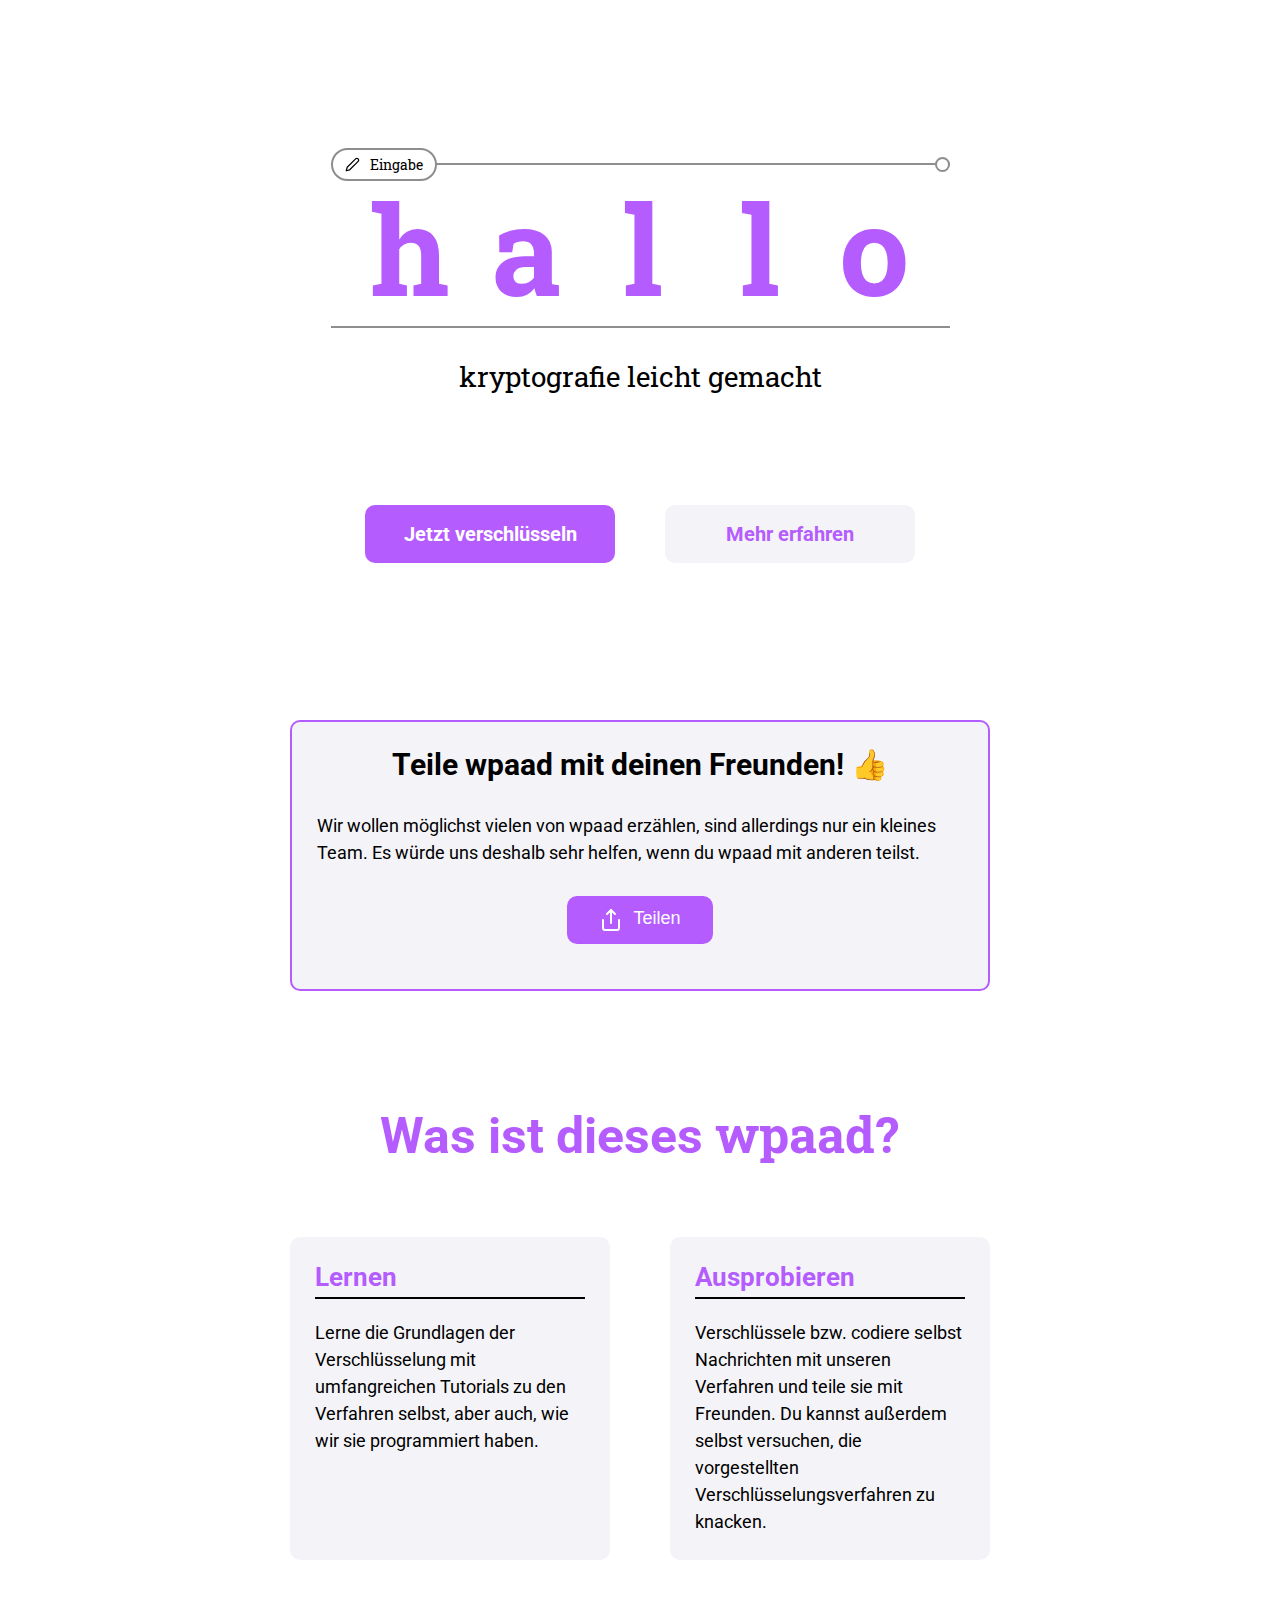
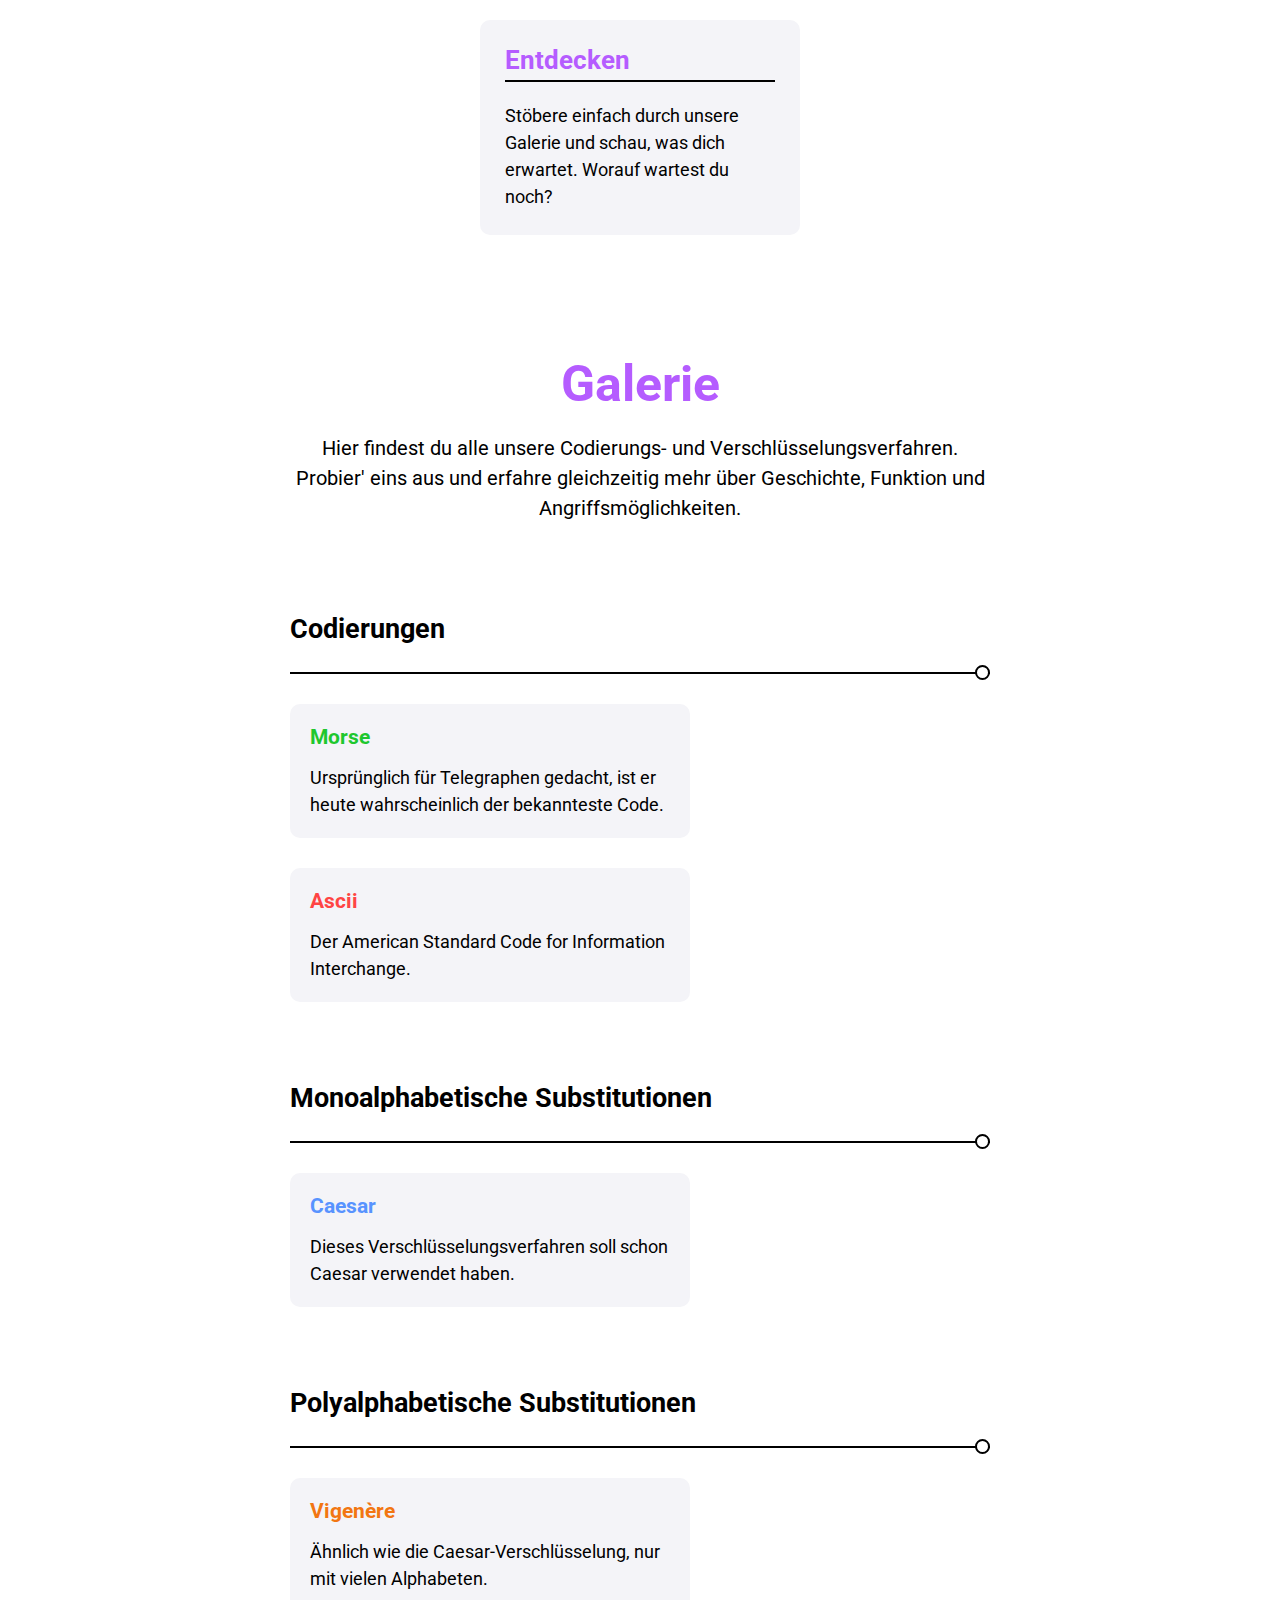
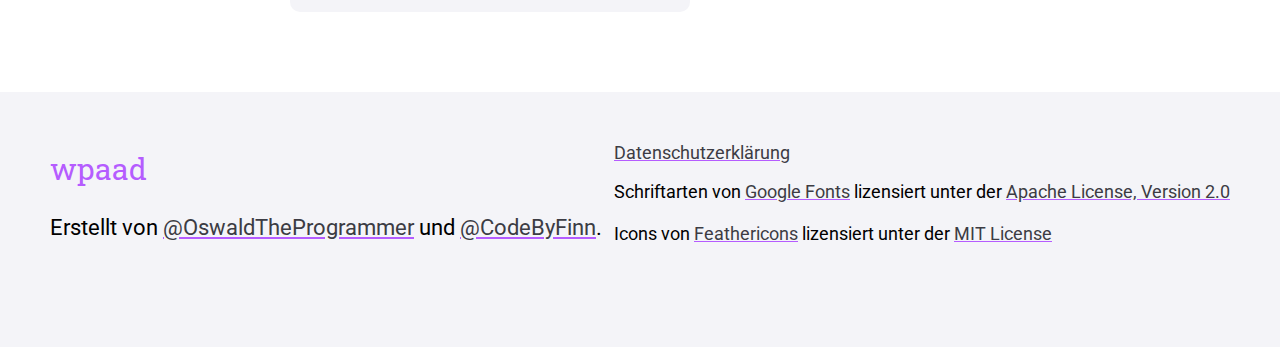
<file: index.html>
<!DOCTYPE html>
<html lang="de">

<head>
  <meta charset="utf-8" />
  <meta name="viewport" content="width=device-width, initial-scale=1, user-scalable=no" />
  
  <meta name="google-site-verification" content="05lcYJV2sDZGn4aK_-riB6SKOHpSo9HPjnTD4lYezkc" />

  <title>wpaad</title>
  <link rel="stylesheet" href="landing.css" />
  <link rel="preconnect" href="https://fonts.googleapis.com">
  <link rel="preconnect" href="https://fonts.gstatic.com" crossorigin>
  <link href="https://fonts.googleapis.com/css2?family=Roboto+Mono:ital@0;1&family=Roboto+Slab:wght@400;700&family=Roboto:ital,wght@0,300;0,400;0,500;0,700;1,300;1,400;1,500;1,700&display=swap" rel="stylesheet">

  <script src="share-wpaad.js" defer></script>
</head>

<body>
  <section class="hero">
    <div class="heading">
      <div class="animation-wrapper">
        <div class="top">
          <div class="left">
            <img src="icons/edit-2.svg" />
            Eingabe
          </div>
          <div class="right"></div>
        </div>
        <div class="wpaad-animation">
          <div class="first-letter">
            <span>h</span>
            <span>i</span>
            <span>j</span>
            <span>k</span>
            <span>l</span>
            <span>m</span>
            <span>n</span>
            <span>o</span>
            <span>p</span>
            <span>q</span>
            <span>r</span>
            <span>s</span>
            <span>t</span>
            <span>u</span>
            <span>v</span>
            <span>w</span>
          </div>
          <div class="second-letter">
            <span>a</span>
            <span>b</span>
            <span>c</span>
            <span>d</span>
            <span>e</span>
            <span>f</span>
            <span>g</span>
            <span>h</span>
            <span>i</span>
            <span>j</span>
            <span>k</span>
            <span>l</span>
            <span>m</span>
            <span>n</span>
            <span>o</span>
            <span>p</span>
          </div>
          <div class="third-letter">
            <span>l</span>
            <span>m</span>
            <span>n</span>
            <span>o</span>
            <span>p</span>
            <span>q</span>
            <span>r</span>
            <span>s</span>
            <span>t</span>
            <span>u</span>
            <span>v</span>
            <span>w</span>
            <span>x</span>
            <span>y</span>
            <span>z</span>
            <span>a</span>
          </div>
          <div class="fourth-letter">
            <span>l</span>
            <span>m</span>
            <span>n</span>
            <span>o</span>
            <span>p</span>
            <span>q</span>
            <span>r</span>
            <span>s</span>
            <span>t</span>
            <span>u</span>
            <span>v</span>
            <span>w</span>
            <span>x</span>
            <span>y</span>
            <span>z</span>
            <span>a</span>
          </div>
          <div class="fifth-letter">
            <span>o</span>
            <span>p</span>
            <span>q</span>
            <span>r</span>
            <span>s</span>
            <span>t</span>
            <span>u</span>
            <span>v</span>
            <span>w</span>
            <span>x</span>
            <span>y</span>
            <span>z</span>
            <span>a</span>
            <span>b</span>
            <span>c</span>
            <span>d</span>
          </div>
        </div>
      </div>
      <span class="subtitle">kryptografie leicht gemacht</span>
    </div>

    <div class="links">
      <a href="#gallery">Jetzt verschlüsseln</a>
      <a href="#about">Mehr erfahren</a>
    </div>
  </section>

  <section class="share-badge">
    <h4>Teile wpaad mit deinen Freunden! 👍</h4>
    <p>
      Wir wollen möglichst vielen von wpaad erzählen, sind allerdings nur ein kleines Team. 
      Es würde uns deshalb sehr helfen, wenn du wpaad mit anderen teilst.
    </p>
    <button class="share-button" onclick="share(this)"><img src="icons/share.svg" /> Teilen</button>
  </section>

  <section class="about">
    <h1 id="about">Was ist dieses <em>wpaad</em>?</h1>
    <div class="cards">
      <div class="card">
        <h3>Lernen</h3>
        <p>
          Lerne die Grundlagen der Verschlüsselung mit umfangreichen Tutorials zu den Verfahren selbst,
          aber auch, wie wir sie programmiert haben.
        </p>
      </div>
      <div class="card">
        <h3>Ausprobieren</h3>
        <p>
          Verschlüssele bzw. codiere selbst Nachrichten mit unseren Verfahren und teile sie mit Freunden.
          Du kannst außerdem selbst versuchen, die vorgestellten Verschlüsselungsverfahren zu knacken.
        </p>
      </div>
      <div class="card">
        <h3>Entdecken</h3>
        <p>
          Stöbere einfach durch unsere Galerie und schau, was dich erwartet. Worauf wartest du noch?
        </p>
      </div>
    </div>
  </section>

  <section>
    <h1 id="gallery">Galerie</h1>
    <p class="subtitle">
      Hier findest du alle unsere Codierungs- und Verschlüsselungsverfahren. Probier' eins aus und erfahre gleichzeitig mehr
      über Geschichte, Funktion und Angriffsmöglichkeiten.
    </p>

    <article>
      <h2>Codierungen</h2>

      <div class="category-wrapper">
        <div class="top">
          <div class="right"></div>
        </div>

        <ul>
          <li>
            <a href="explore/morse/morse.html">
              <h3 id="morse">Morse</h3>
              <p>
                Ursprünglich für Telegraphen gedacht, ist er heute wahrscheinlich der bekannteste Code.
              </p>
            </a>
          </li>
          <li>
            <a href="explore/ascii/ascii.html">
              <h3 id="ascii">Ascii</h3>
              <p>
                Der American Standard Code for Information Interchange.
              </p>
            </a>
          </li>
        </ul>
      </div>
    </article>

    <article>
      <h2>Monoalphabetische Substitutionen</h2>

      <div class="category-wrapper">
        <div class="top">
          <div class="right"></div>
        </div>

        <ul>
          <li>
            <a href="explore/caesar/caesar.html">
              <h3 id="caesar">Caesar</h3>
              <p>
                Dieses Verschlüsselungsverfahren soll schon Caesar verwendet haben.
              </p>
            </a>
          </li>
        </ul>
      </div>
    </article>

    <article>
      <h2>Polyalphabetische Substitutionen</h2>

      <div class="category-wrapper">
        <div class="top">
          <div class="right"></div>
        </div>

        <ul>
          <li>
            <a href="explore/vigenere/vigenere.html">
              <h3 id="vigenere">Vigenère</h3>
              <p>
                Ähnlich wie die Caesar-Verschlüsselung, nur mit vielen Alphabeten.
              </p>
            </a>
          </li>
        </ul>
      </div>
    </article>
  </section>

  <footer>
    <div class="first-column">
      <p class="wpaad-footer">
        wpaad
      </p>
      <p class="authors">
        Erstellt von <a href="https://www.github.com/oswaldtheprogrammer">@OswaldTheProgrammer</a> und <a href="https://www.github.com/codebyfinn">@CodeByFinn</a>.
      </p>
    </div>

    <div class="licenses-and-policy">
      <a class="policy" href="privacy-policy.html">Datenschutzerklärung</a>
      <p>Schriftarten von <a href="https://fonts.google.com">Google Fonts</a> lizensiert unter der <a href="http://www.apache.org/licenses/LICENSE-2.0">Apache License, Version 2.0</a></p>
      <p>Icons von <a href="https://feathericons.com/">Feathericons</a> lizensiert unter der <a href="https://github.com/feathericons/feather/blob/master/LICENSE">MIT License</a></p>
    </div>
  </footer>

</body>

</html>
</file>
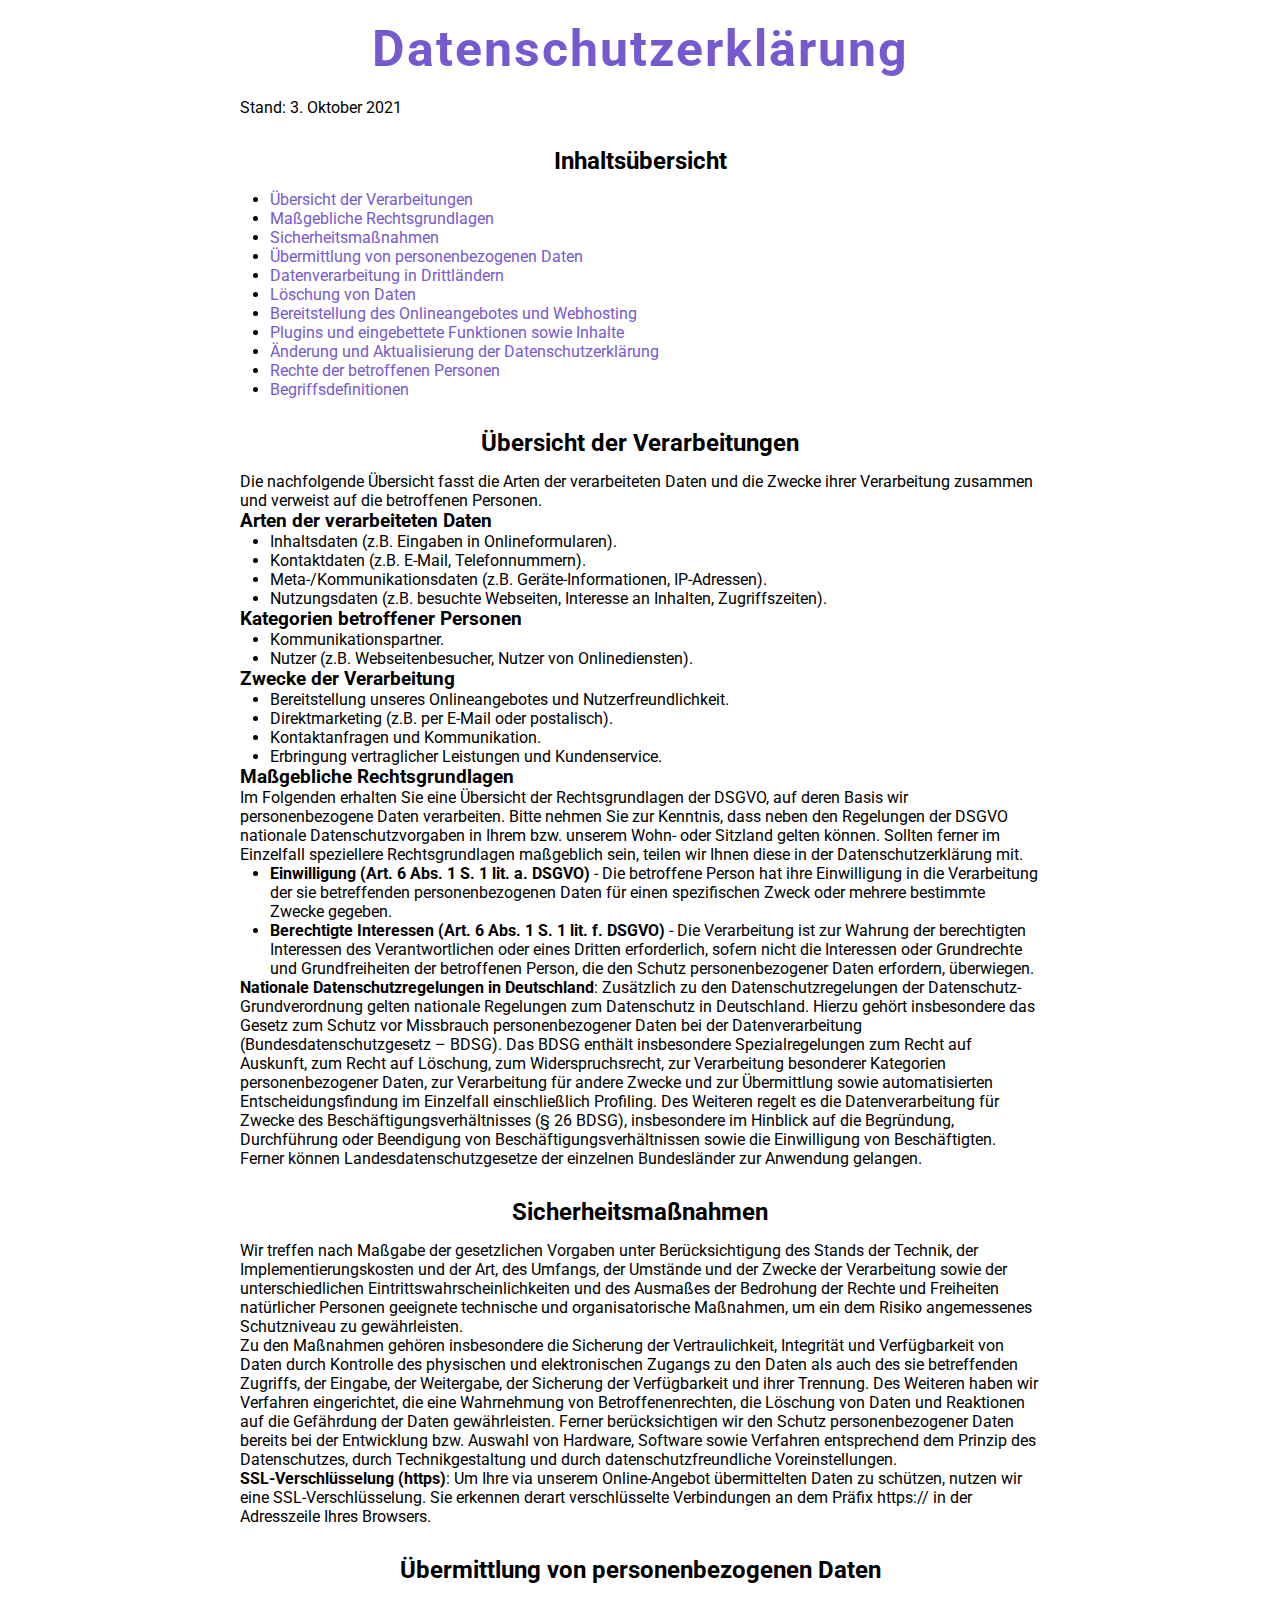
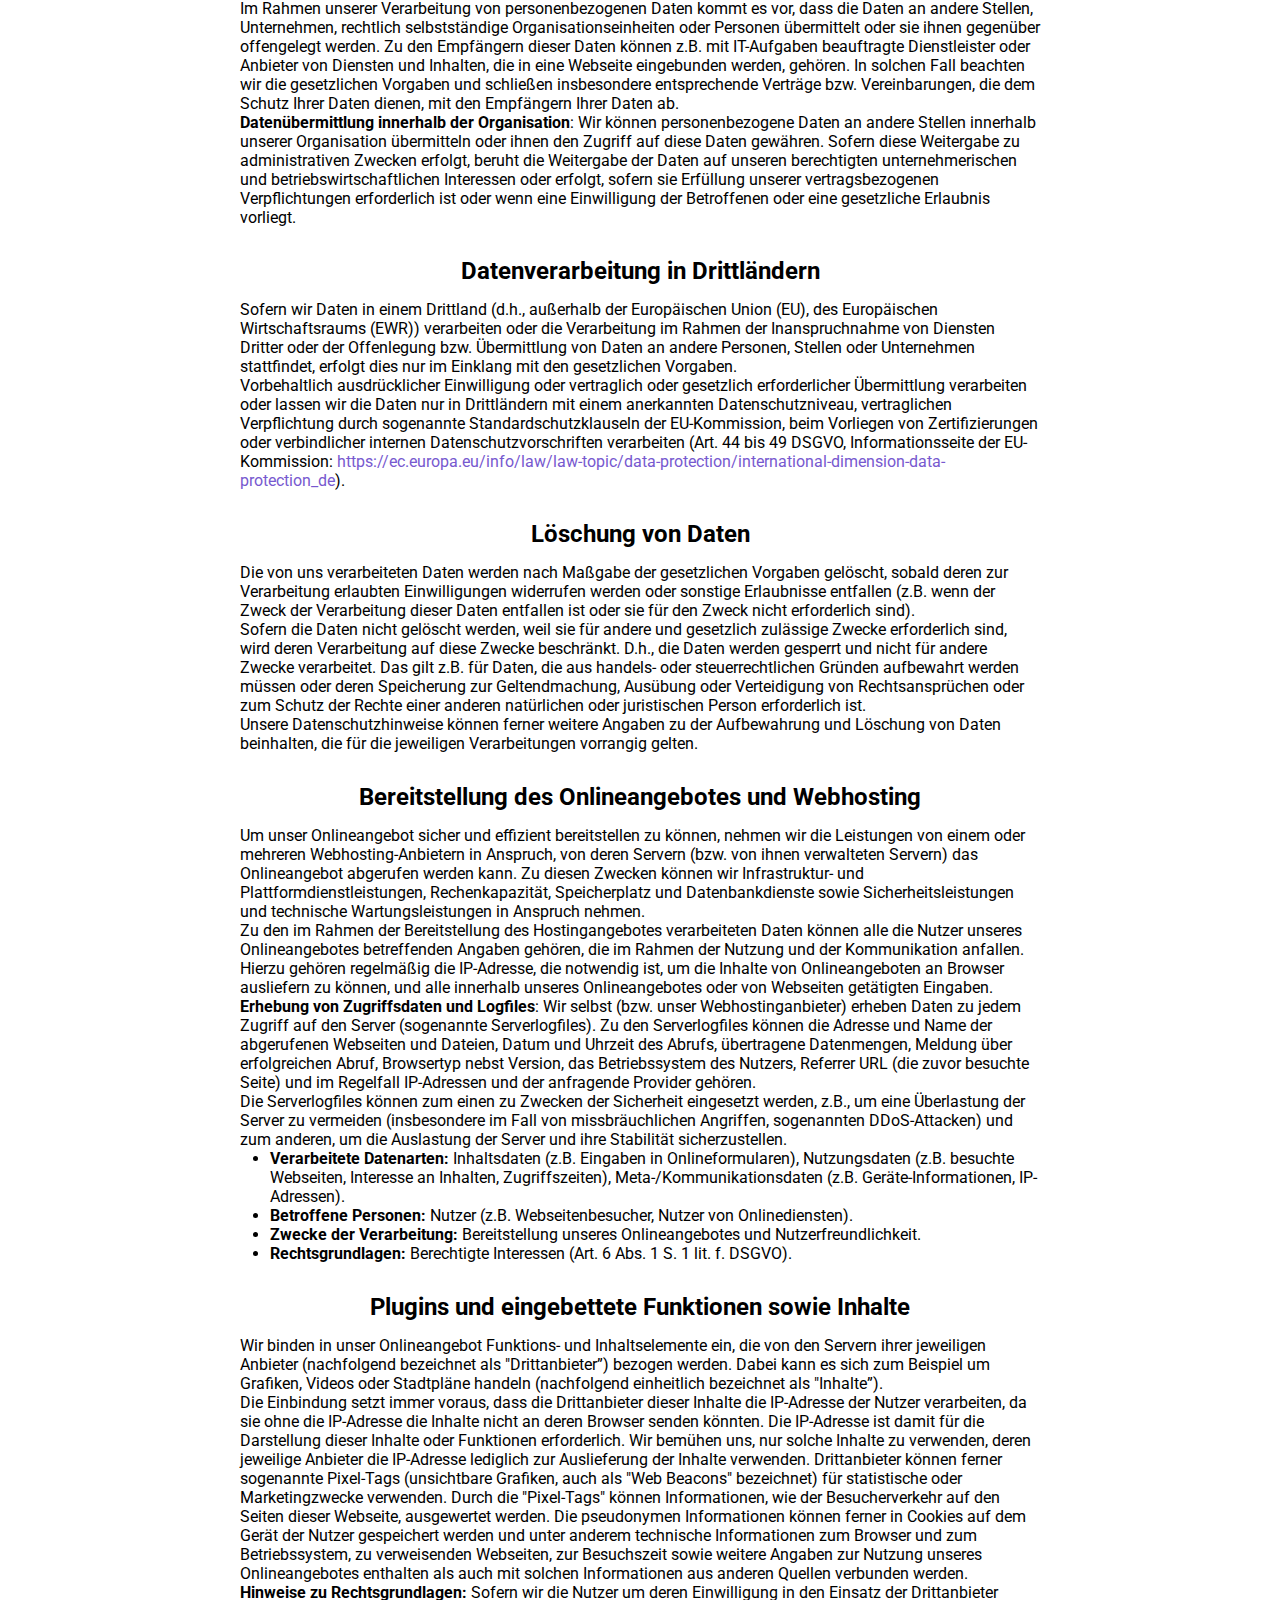
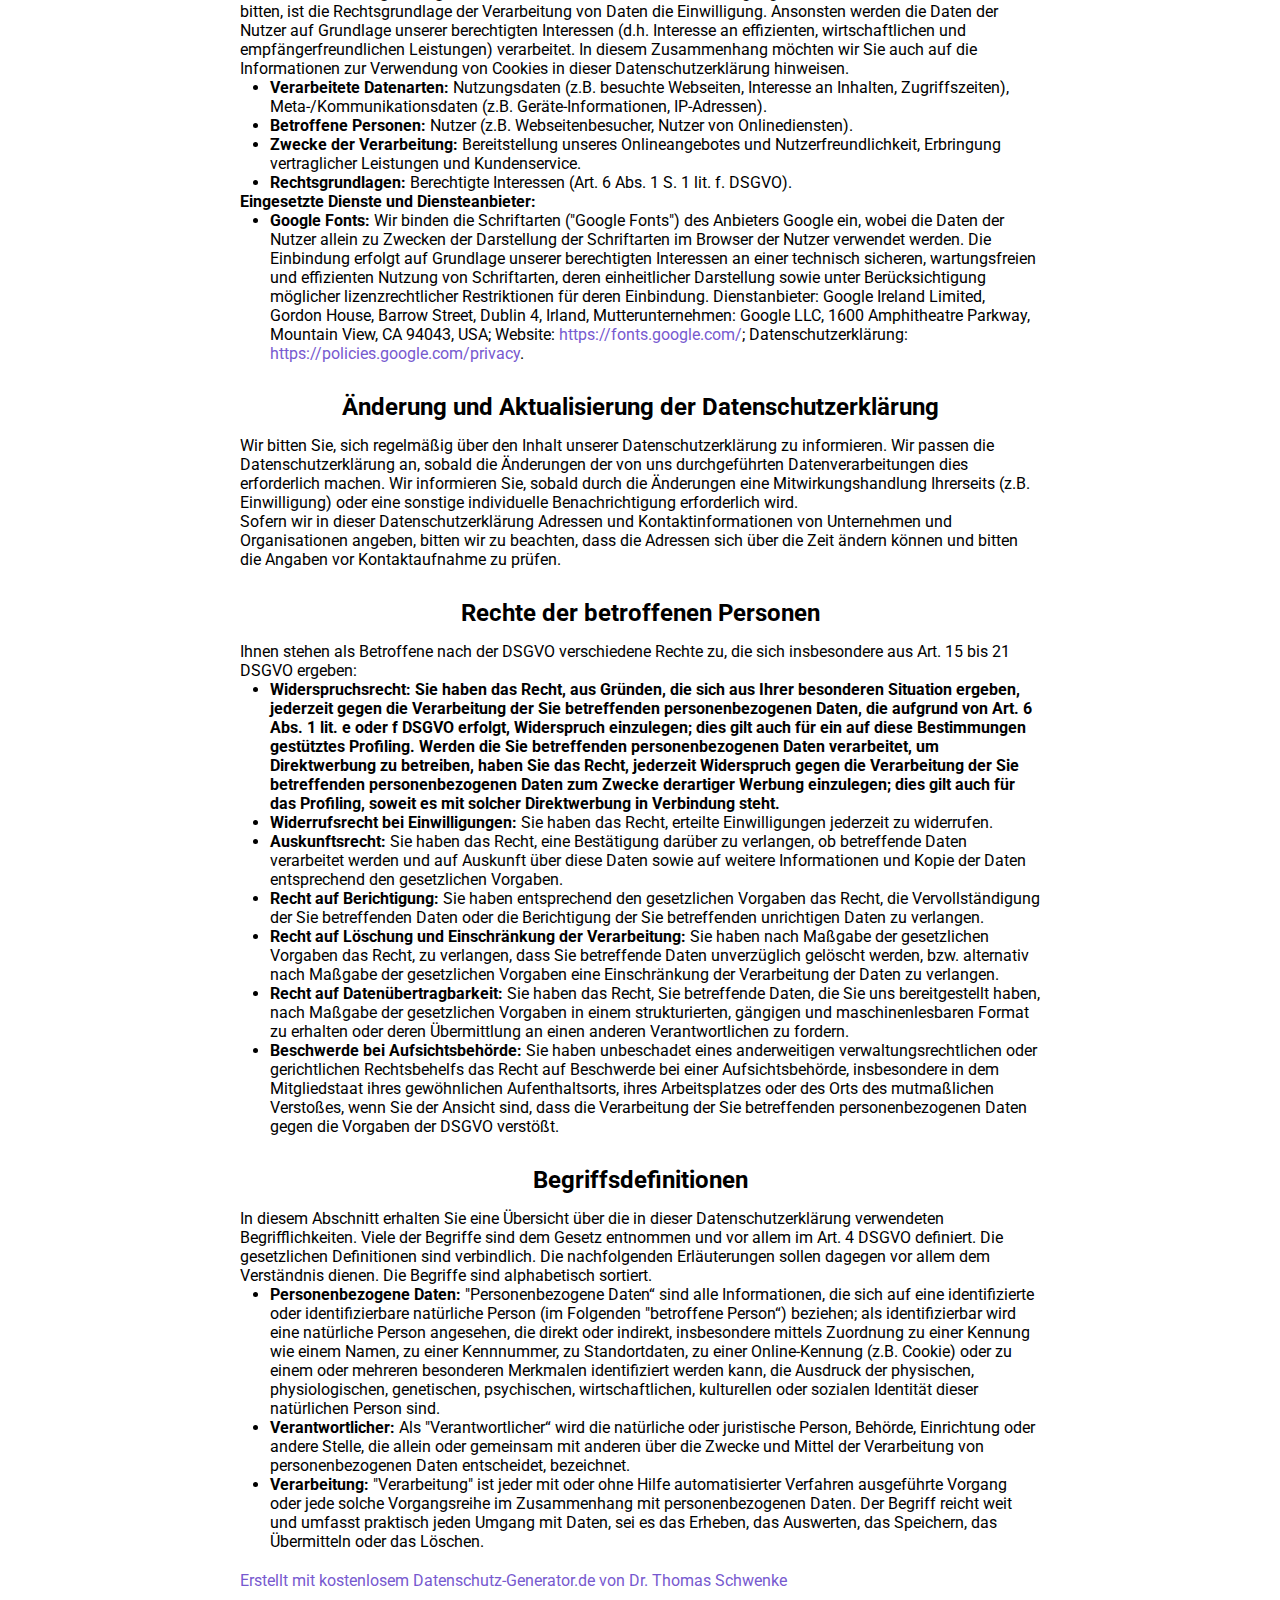
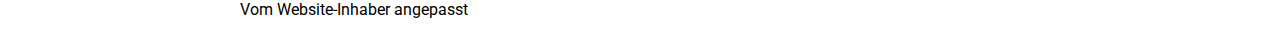
<file: privacy-policy/privacy-policy.html>
<!DOCTYPE html>
<html lang="de">
<head>
  <meta charset="utf-8" />
  <meta name="viewport" content="width=device-width, initial-sacle=1" />
  <title>Datenschutz</title>
  <link rel="stylesheet" href="styles.css" />
  <link rel="preconnect" href="https://fonts.googleapis.com">
  <link rel="preconnect" href="https://fonts.gstatic.com" crossorigin>
  <link href="https://fonts.googleapis.com/css2?family=Roboto:ital,wght@0,400;0,700;1,400;1,700&display=swap" rel="stylesheet">
</head>

<body>
  <main>
    <h1>Datenschutzerklärung</h1>
    <p>Stand: 3. Oktober 2021</p><h2>Inhaltsübersicht</h2>
    <ul class="index"><li><a class="index-link" href="#mOverview">Übersicht der Verarbeitungen</a></li><li><a class="index-link" href="#m13">Maßgebliche Rechtsgrundlagen</a></li><li><a class="index-link" href="#m27">Sicherheitsmaßnahmen</a></li><li><a class="index-link" href="#m25">Übermittlung von personenbezogenen Daten</a></li><li><a class="index-link" href="#m24">Datenverarbeitung in Drittländern</a></li><li><a class="index-link" href="#m12">Löschung von Daten</a></li><li><a class="index-link" href="#m225">Bereitstellung des Onlineangebotes und Webhosting</a></li><li><a class="index-link" href="#m328">Plugins und eingebettete Funktionen sowie Inhalte</a></li><li><a class="index-link" href="#m15">Änderung und Aktualisierung der Datenschutzerklärung</a></li><li><a class="index-link" href="#m10">Rechte der betroffenen Personen</a></li><li><a class="index-link" href="#m42">Begriffsdefinitionen</a></li></ul><h2 id="mOverview">Übersicht der Verarbeitungen</h2><p>Die nachfolgende Übersicht fasst die Arten der verarbeiteten Daten und die Zwecke ihrer Verarbeitung zusammen und verweist auf die betroffenen Personen.</p><h3>Arten der verarbeiteten Daten</h3>
    <ul><li>Inhaltsdaten (z.B. Eingaben in Onlineformularen).</li><li>Kontaktdaten (z.B. E-Mail, Telefonnummern).</li><li>Meta-/Kommunikationsdaten (z.B. Geräte-Informationen, IP-Adressen).</li><li>Nutzungsdaten (z.B. besuchte Webseiten, Interesse an Inhalten, Zugriffszeiten).</li></ul><h3>Kategorien betroffener Personen</h3><ul><li>Kommunikationspartner.</li><li>Nutzer (z.B. Webseitenbesucher, Nutzer von Onlinediensten).</li></ul><h3>Zwecke der Verarbeitung</h3><ul><li>Bereitstellung unseres Onlineangebotes und Nutzerfreundlichkeit.</li><li>Direktmarketing (z.B. per E-Mail oder postalisch).</li><li>Kontaktanfragen und Kommunikation.</li><li>Erbringung vertraglicher Leistungen und Kundenservice.</li></ul><h3 id="m13">Maßgebliche Rechtsgrundlagen</h3><p>Im Folgenden erhalten Sie eine Übersicht der Rechtsgrundlagen der DSGVO, auf deren Basis wir personenbezogene Daten verarbeiten. Bitte nehmen Sie zur Kenntnis, dass neben den Regelungen der DSGVO nationale Datenschutzvorgaben in Ihrem bzw. unserem Wohn- oder Sitzland gelten können. Sollten ferner im Einzelfall speziellere Rechtsgrundlagen maßgeblich sein, teilen wir Ihnen diese in der Datenschutzerklärung mit.</p>
    <ul><li><strong>Einwilligung (Art. 6 Abs. 1 S. 1 lit. a. DSGVO)</strong> - Die betroffene Person hat ihre Einwilligung in die Verarbeitung der sie betreffenden personenbezogenen Daten für einen spezifischen Zweck oder mehrere bestimmte Zwecke gegeben.</li><li><strong>Berechtigte Interessen (Art. 6 Abs. 1 S. 1 lit. f. DSGVO)</strong> - Die Verarbeitung ist zur Wahrung der berechtigten Interessen des Verantwortlichen oder eines Dritten erforderlich, sofern nicht die Interessen oder Grundrechte und Grundfreiheiten der betroffenen Person, die den Schutz personenbezogener Daten erfordern, überwiegen.</li></ul><p><strong>Nationale Datenschutzregelungen in Deutschland</strong>: Zusätzlich zu den Datenschutzregelungen der Datenschutz-Grundverordnung gelten nationale Regelungen zum Datenschutz in Deutschland. Hierzu gehört insbesondere das Gesetz zum Schutz vor Missbrauch personenbezogener Daten bei der Datenverarbeitung (Bundesdatenschutzgesetz – BDSG). Das BDSG enthält insbesondere Spezialregelungen zum Recht auf Auskunft, zum Recht auf Löschung, zum Widerspruchsrecht, zur Verarbeitung besonderer Kategorien personenbezogener Daten, zur Verarbeitung für andere Zwecke und zur Übermittlung sowie automatisierten Entscheidungsfindung im Einzelfall einschließlich Profiling. Des Weiteren regelt es die Datenverarbeitung für Zwecke des Beschäftigungsverhältnisses (§ 26 BDSG), insbesondere im Hinblick auf die Begründung, Durchführung oder Beendigung von Beschäftigungsverhältnissen sowie die Einwilligung von Beschäftigten. Ferner können Landesdatenschutzgesetze der einzelnen Bundesländer zur Anwendung gelangen.</p>
    <h2 id="m27">Sicherheitsmaßnahmen</h2><p>Wir treffen nach Maßgabe der gesetzlichen Vorgaben unter Berücksichtigung des Stands der Technik, der Implementierungskosten und der Art, des Umfangs, der Umstände und der Zwecke der Verarbeitung sowie der unterschiedlichen Eintrittswahrscheinlichkeiten und des Ausmaßes der Bedrohung der Rechte und Freiheiten natürlicher Personen geeignete technische und organisatorische Maßnahmen, um ein dem Risiko angemessenes Schutzniveau zu gewährleisten.</p>
    <p>Zu den Maßnahmen gehören insbesondere die Sicherung der Vertraulichkeit, Integrität und Verfügbarkeit von Daten durch Kontrolle des physischen und elektronischen Zugangs zu den Daten als auch des sie betreffenden Zugriffs, der Eingabe, der Weitergabe, der Sicherung der Verfügbarkeit und ihrer Trennung. Des Weiteren haben wir Verfahren eingerichtet, die eine Wahrnehmung von Betroffenenrechten, die Löschung von Daten und Reaktionen auf die Gefährdung der Daten gewährleisten. Ferner berücksichtigen wir den Schutz personenbezogener Daten bereits bei der Entwicklung bzw. Auswahl von Hardware, Software sowie Verfahren entsprechend dem Prinzip des Datenschutzes, durch Technikgestaltung und durch datenschutzfreundliche Voreinstellungen.</p>
    <p><strong>SSL-Verschlüsselung (https)</strong>: Um Ihre via unserem Online-Angebot übermittelten Daten zu schützen, nutzen wir eine SSL-Verschlüsselung. Sie erkennen derart verschlüsselte Verbindungen an dem Präfix https:// in der Adresszeile Ihres Browsers.</p>
    <h2 id="m25">Übermittlung von personenbezogenen Daten</h2><p>Im Rahmen unserer Verarbeitung von personenbezogenen Daten kommt es vor, dass die Daten an andere Stellen, Unternehmen, rechtlich selbstständige Organisationseinheiten oder Personen übermittelt oder sie ihnen gegenüber offengelegt werden. Zu den Empfängern dieser Daten können z.B. mit IT-Aufgaben beauftragte Dienstleister oder Anbieter von Diensten und Inhalten, die in eine Webseite eingebunden werden, gehören. In solchen Fall beachten wir die gesetzlichen Vorgaben und schließen insbesondere entsprechende Verträge bzw. Vereinbarungen, die dem Schutz Ihrer Daten dienen, mit den Empfängern Ihrer Daten ab.</p>
    <p><strong>Datenübermittlung innerhalb der Organisation</strong>: Wir können personenbezogene Daten an andere Stellen innerhalb unserer Organisation übermitteln oder ihnen den Zugriff auf diese Daten gewähren. Sofern diese Weitergabe zu administrativen Zwecken erfolgt, beruht die Weitergabe der Daten auf unseren berechtigten unternehmerischen und betriebswirtschaftlichen Interessen oder erfolgt, sofern sie Erfüllung unserer vertragsbezogenen Verpflichtungen erforderlich ist oder wenn eine Einwilligung der Betroffenen oder eine gesetzliche Erlaubnis vorliegt.</p>
    <h2 id="m24">Datenverarbeitung in Drittländern</h2><p>Sofern wir Daten in einem Drittland (d.h., außerhalb der Europäischen Union (EU), des Europäischen Wirtschaftsraums (EWR)) verarbeiten oder die Verarbeitung im Rahmen der Inanspruchnahme von Diensten Dritter oder der Offenlegung bzw. Übermittlung von Daten an andere Personen, Stellen oder Unternehmen stattfindet, erfolgt dies nur im Einklang mit den gesetzlichen Vorgaben. </p>
    <p>Vorbehaltlich ausdrücklicher Einwilligung oder vertraglich oder gesetzlich erforderlicher Übermittlung verarbeiten oder lassen wir die Daten nur in Drittländern mit einem anerkannten Datenschutzniveau, vertraglichen Verpflichtung durch sogenannte Standardschutzklauseln der EU-Kommission, beim Vorliegen von Zertifizierungen oder verbindlicher internen Datenschutzvorschriften verarbeiten  (Art. 44 bis 49 DSGVO, Informationsseite der EU-Kommission: <a href="https://ec.europa.eu/info/law/law-topic/data-protection/international-dimension-data-protection_de" target="_blank">https://ec.europa.eu/info/law/law-topic/data-protection/international-dimension-data-protection_de</a>).</p>
    <h2 id="m12">Löschung von Daten</h2><p>Die von uns verarbeiteten Daten werden nach Maßgabe der gesetzlichen Vorgaben gelöscht, sobald deren zur Verarbeitung erlaubten Einwilligungen widerrufen werden oder sonstige Erlaubnisse entfallen (z.B. wenn der Zweck der Verarbeitung dieser Daten entfallen ist oder sie für den Zweck nicht erforderlich sind).</p>
    <p>Sofern die Daten nicht gelöscht werden, weil sie für andere und gesetzlich zulässige Zwecke erforderlich sind, wird deren Verarbeitung auf diese Zwecke beschränkt. D.h., die Daten werden gesperrt und nicht für andere Zwecke verarbeitet. Das gilt z.B. für Daten, die aus handels- oder steuerrechtlichen Gründen aufbewahrt werden müssen oder deren Speicherung zur Geltendmachung, Ausübung oder Verteidigung von Rechtsansprüchen oder zum Schutz der Rechte einer anderen natürlichen oder juristischen Person erforderlich ist.</p>
    <p>Unsere Datenschutzhinweise können ferner weitere Angaben zu der Aufbewahrung und Löschung von Daten beinhalten, die für die jeweiligen Verarbeitungen vorrangig gelten.</p>
    <h2 id="m225">Bereitstellung des Onlineangebotes und Webhosting</h2><p>Um unser Onlineangebot sicher und effizient bereitstellen zu können, nehmen wir die Leistungen von einem oder mehreren Webhosting-Anbietern in Anspruch, von deren Servern (bzw. von ihnen verwalteten Servern) das Onlineangebot abgerufen werden kann. Zu diesen Zwecken können wir Infrastruktur- und Plattformdienstleistungen, Rechenkapazität, Speicherplatz und Datenbankdienste sowie Sicherheitsleistungen und technische Wartungsleistungen in Anspruch nehmen.</p>
    <p>Zu den im Rahmen der Bereitstellung des Hostingangebotes verarbeiteten Daten können alle die Nutzer unseres Onlineangebotes betreffenden Angaben gehören, die im Rahmen der Nutzung und der Kommunikation anfallen. Hierzu gehören regelmäßig die IP-Adresse, die notwendig ist, um die Inhalte von Onlineangeboten an Browser ausliefern zu können, und alle innerhalb unseres Onlineangebotes oder von Webseiten getätigten Eingaben.</p>
    <p><strong>Erhebung von Zugriffsdaten und Logfiles</strong>: Wir selbst (bzw. unser Webhostinganbieter) erheben Daten zu jedem Zugriff auf den Server (sogenannte Serverlogfiles). Zu den Serverlogfiles können die Adresse und Name der abgerufenen Webseiten und Dateien, Datum und Uhrzeit des Abrufs, übertragene Datenmengen, Meldung über erfolgreichen Abruf, Browsertyp nebst Version, das Betriebssystem des Nutzers, Referrer URL (die zuvor besuchte Seite) und im Regelfall IP-Adressen und der anfragende Provider gehören.</p>
    <p>Die Serverlogfiles können zum einen zu Zwecken der Sicherheit eingesetzt werden, z.B., um eine Überlastung der Server zu vermeiden (insbesondere im Fall von missbräuchlichen Angriffen, sogenannten DDoS-Attacken) und zum anderen, um die Auslastung der Server und ihre Stabilität sicherzustellen.</p>
    <ul class="m-elements"><li><strong>Verarbeitete Datenarten:</strong> Inhaltsdaten (z.B. Eingaben in Onlineformularen), Nutzungsdaten (z.B. besuchte Webseiten, Interesse an Inhalten, Zugriffszeiten), Meta-/Kommunikationsdaten (z.B. Geräte-Informationen, IP-Adressen).</li><li><strong>Betroffene Personen:</strong> Nutzer (z.B. Webseitenbesucher, Nutzer von Onlinediensten).</li><li><strong>Zwecke der Verarbeitung:</strong> Bereitstellung unseres Onlineangebotes und Nutzerfreundlichkeit.</li><li><strong>Rechtsgrundlagen:</strong> Berechtigte Interessen (Art. 6 Abs. 1 S. 1 lit. f. DSGVO).</li></ul><h2 id="m328">Plugins und eingebettete Funktionen sowie Inhalte</h2><p>Wir binden in unser Onlineangebot Funktions- und Inhaltselemente ein, die von den Servern ihrer jeweiligen Anbieter (nachfolgend bezeichnet als "Drittanbieter”) bezogen werden. Dabei kann es sich zum Beispiel um Grafiken, Videos oder Stadtpläne handeln (nachfolgend einheitlich bezeichnet als "Inhalte”).</p>
    <p>Die Einbindung setzt immer voraus, dass die Drittanbieter dieser Inhalte die IP-Adresse der Nutzer verarbeiten, da sie ohne die IP-Adresse die Inhalte nicht an deren Browser senden könnten. Die IP-Adresse ist damit für die Darstellung dieser Inhalte oder Funktionen erforderlich. Wir bemühen uns, nur solche Inhalte zu verwenden, deren jeweilige Anbieter die IP-Adresse lediglich zur Auslieferung der Inhalte verwenden. Drittanbieter können ferner sogenannte Pixel-Tags (unsichtbare Grafiken, auch als "Web Beacons" bezeichnet) für statistische oder Marketingzwecke verwenden. Durch die "Pixel-Tags" können Informationen, wie der Besucherverkehr auf den Seiten dieser Webseite, ausgewertet werden. Die pseudonymen Informationen können ferner in Cookies auf dem Gerät der Nutzer gespeichert werden und unter anderem technische Informationen zum Browser und zum Betriebssystem, zu verweisenden Webseiten, zur Besuchszeit sowie weitere Angaben zur Nutzung unseres Onlineangebotes enthalten als auch mit solchen Informationen aus anderen Quellen verbunden werden.</p>
    <p><strong>Hinweise zu Rechtsgrundlagen:</strong> Sofern wir die Nutzer um deren Einwilligung in den Einsatz der Drittanbieter bitten, ist die Rechtsgrundlage der Verarbeitung von Daten die Einwilligung. Ansonsten werden die Daten der Nutzer auf Grundlage unserer berechtigten Interessen (d.h. Interesse an effizienten, wirtschaftlichen und empfängerfreundlichen Leistungen) verarbeitet. In diesem Zusammenhang möchten wir Sie auch auf die Informationen zur Verwendung von Cookies in dieser Datenschutzerklärung hinweisen.</p>
    <ul class="m-elements"><li><strong>Verarbeitete Datenarten:</strong> Nutzungsdaten (z.B. besuchte Webseiten, Interesse an Inhalten, Zugriffszeiten), Meta-/Kommunikationsdaten (z.B. Geräte-Informationen, IP-Adressen).</li><li><strong>Betroffene Personen:</strong> Nutzer (z.B. Webseitenbesucher, Nutzer von Onlinediensten).</li><li><strong>Zwecke der Verarbeitung:</strong> Bereitstellung unseres Onlineangebotes und Nutzerfreundlichkeit, Erbringung vertraglicher Leistungen und Kundenservice.</li><li><strong>Rechtsgrundlagen:</strong> Berechtigte Interessen (Art. 6 Abs. 1 S. 1 lit. f. DSGVO).</li></ul><p><strong>Eingesetzte Dienste und Diensteanbieter:</strong></p><ul class="m-elements"><li><strong>Google Fonts:</strong> Wir binden die Schriftarten ("Google Fonts") des Anbieters Google ein, wobei die Daten der Nutzer allein zu Zwecken der Darstellung der Schriftarten im Browser der Nutzer verwendet werden. Die Einbindung erfolgt auf Grundlage unserer berechtigten Interessen an einer technisch sicheren, wartungsfreien und effizienten Nutzung von Schriftarten, deren einheitlicher Darstellung sowie unter Berücksichtigung möglicher lizenzrechtlicher Restriktionen für deren Einbindung. Dienstanbieter: Google Ireland Limited, Gordon House, Barrow Street, Dublin 4, Irland, Mutterunternehmen: Google LLC, 1600 Amphitheatre Parkway, Mountain View, CA 94043, USA; Website: <a href="https://fonts.google.com/" target="_blank">https://fonts.google.com/</a>; Datenschutzerklärung: <a href="https://policies.google.com/privacy" target="_blank">https://policies.google.com/privacy</a>.</li></ul><h2 id="m15">Änderung und Aktualisierung der Datenschutzerklärung</h2><p>Wir bitten Sie, sich regelmäßig über den Inhalt unserer Datenschutzerklärung zu informieren. Wir passen die Datenschutzerklärung an, sobald die Änderungen der von uns durchgeführten Datenverarbeitungen dies erforderlich machen. Wir informieren Sie, sobald durch die Änderungen eine Mitwirkungshandlung Ihrerseits (z.B. Einwilligung) oder eine sonstige individuelle Benachrichtigung erforderlich wird.</p>
    <p>Sofern wir in dieser Datenschutzerklärung Adressen und Kontaktinformationen von Unternehmen und Organisationen angeben, bitten wir zu beachten, dass die Adressen sich über die Zeit ändern können und bitten die Angaben vor Kontaktaufnahme zu prüfen.</p>
    <h2 id="m10">Rechte der betroffenen Personen</h2><p>Ihnen stehen als Betroffene nach der DSGVO verschiedene Rechte zu, die sich insbesondere aus Art. 15 bis 21 DSGVO ergeben:</p><ul><li><strong>Widerspruchsrecht: Sie haben das Recht, aus Gründen, die sich aus Ihrer besonderen Situation ergeben, jederzeit gegen die Verarbeitung der Sie betreffenden personenbezogenen Daten, die aufgrund von Art. 6 Abs. 1 lit. e oder f DSGVO erfolgt, Widerspruch einzulegen; dies gilt auch für ein auf diese Bestimmungen gestütztes Profiling. Werden die Sie betreffenden personenbezogenen Daten verarbeitet, um Direktwerbung zu betreiben, haben Sie das Recht, jederzeit Widerspruch gegen die Verarbeitung der Sie betreffenden personenbezogenen Daten zum Zwecke derartiger Werbung einzulegen; dies gilt auch für das Profiling, soweit es mit solcher Direktwerbung in Verbindung steht.</strong></li><li><strong>Widerrufsrecht bei Einwilligungen:</strong> Sie haben das Recht, erteilte Einwilligungen jederzeit zu widerrufen.</li><li><strong>Auskunftsrecht:</strong> Sie haben das Recht, eine Bestätigung darüber zu verlangen, ob betreffende Daten verarbeitet werden und auf Auskunft über diese Daten sowie auf weitere Informationen und Kopie der Daten entsprechend den gesetzlichen Vorgaben.</li><li><strong>Recht auf Berichtigung:</strong> Sie haben entsprechend den gesetzlichen Vorgaben das Recht, die Vervollständigung der Sie betreffenden Daten oder die Berichtigung der Sie betreffenden unrichtigen Daten zu verlangen.</li><li><strong>Recht auf Löschung und Einschränkung der Verarbeitung:</strong> Sie haben nach Maßgabe der gesetzlichen Vorgaben das Recht, zu verlangen, dass Sie betreffende Daten unverzüglich gelöscht werden, bzw. alternativ nach Maßgabe der gesetzlichen Vorgaben eine Einschränkung der Verarbeitung der Daten zu verlangen.</li><li><strong>Recht auf Datenübertragbarkeit:</strong> Sie haben das Recht, Sie betreffende Daten, die Sie uns bereitgestellt haben, nach Maßgabe der gesetzlichen Vorgaben in einem strukturierten, gängigen und maschinenlesbaren Format zu erhalten oder deren Übermittlung an einen anderen Verantwortlichen zu fordern.</li><li><strong>Beschwerde bei Aufsichtsbehörde:</strong> Sie haben unbeschadet eines anderweitigen verwaltungsrechtlichen oder gerichtlichen Rechtsbehelfs das Recht auf Beschwerde bei einer Aufsichtsbehörde, insbesondere in dem Mitgliedstaat ihres gewöhnlichen Aufenthaltsorts, ihres Arbeitsplatzes oder des Orts des mutmaßlichen Verstoßes, wenn Sie der Ansicht sind, dass die Verarbeitung der Sie betreffenden personenbezogenen Daten gegen die Vorgaben der DSGVO verstößt.</li></ul>
    <h2 id="m42">Begriffsdefinitionen</h2><p>In diesem Abschnitt erhalten Sie eine Übersicht über die in dieser Datenschutzerklärung verwendeten Begrifflichkeiten. Viele der Begriffe sind dem Gesetz entnommen und vor allem im Art. 4 DSGVO definiert. Die gesetzlichen Definitionen sind verbindlich. Die nachfolgenden Erläuterungen sollen dagegen vor allem dem Verständnis dienen. Die Begriffe sind alphabetisch sortiert.</p>
    <ul class="glossary"><li><strong>Personenbezogene Daten:</strong> "Personenbezogene Daten“ sind alle Informationen, die sich auf eine identifizierte oder identifizierbare natürliche Person (im Folgenden "betroffene Person“) beziehen; als identifizierbar wird eine natürliche Person angesehen, die direkt oder indirekt, insbesondere mittels Zuordnung zu einer Kennung wie einem Namen, zu einer Kennnummer, zu Standortdaten, zu einer Online-Kennung (z.B. Cookie) oder zu einem oder mehreren besonderen Merkmalen identifiziert werden kann, die Ausdruck der physischen, physiologischen, genetischen, psychischen, wirtschaftlichen, kulturellen oder sozialen Identität dieser natürlichen Person sind. </li><li><strong>Verantwortlicher:</strong> Als "Verantwortlicher“ wird die natürliche oder juristische Person, Behörde, Einrichtung oder andere Stelle, die allein oder gemeinsam mit anderen über die Zwecke und Mittel der Verarbeitung von personenbezogenen Daten entscheidet, bezeichnet. </li><li><strong>Verarbeitung:</strong> "Verarbeitung" ist jeder mit oder ohne Hilfe automatisierter Verfahren ausgeführte Vorgang oder jede solche Vorgangsreihe im Zusammenhang mit personenbezogenen Daten. Der Begriff reicht weit und umfasst praktisch jeden Umgang mit Daten, sei es das Erheben, das Auswerten, das Speichern, das Übermitteln oder das Löschen. </li></ul><p class="seal"><a href="https://datenschutz-generator.de/?l=de" title="Rechtstext von Dr. Schwenke - für weitere Informationen bitte anklicken." target="_blank" rel="noopener noreferrer nofollow">Erstellt mit kostenlosem Datenschutz-Generator.de von Dr. Thomas Schwenke</a></p>
    <p>Vom Website-Inhaber angepasst</p>
  </main>
</body>
</html>
</file>
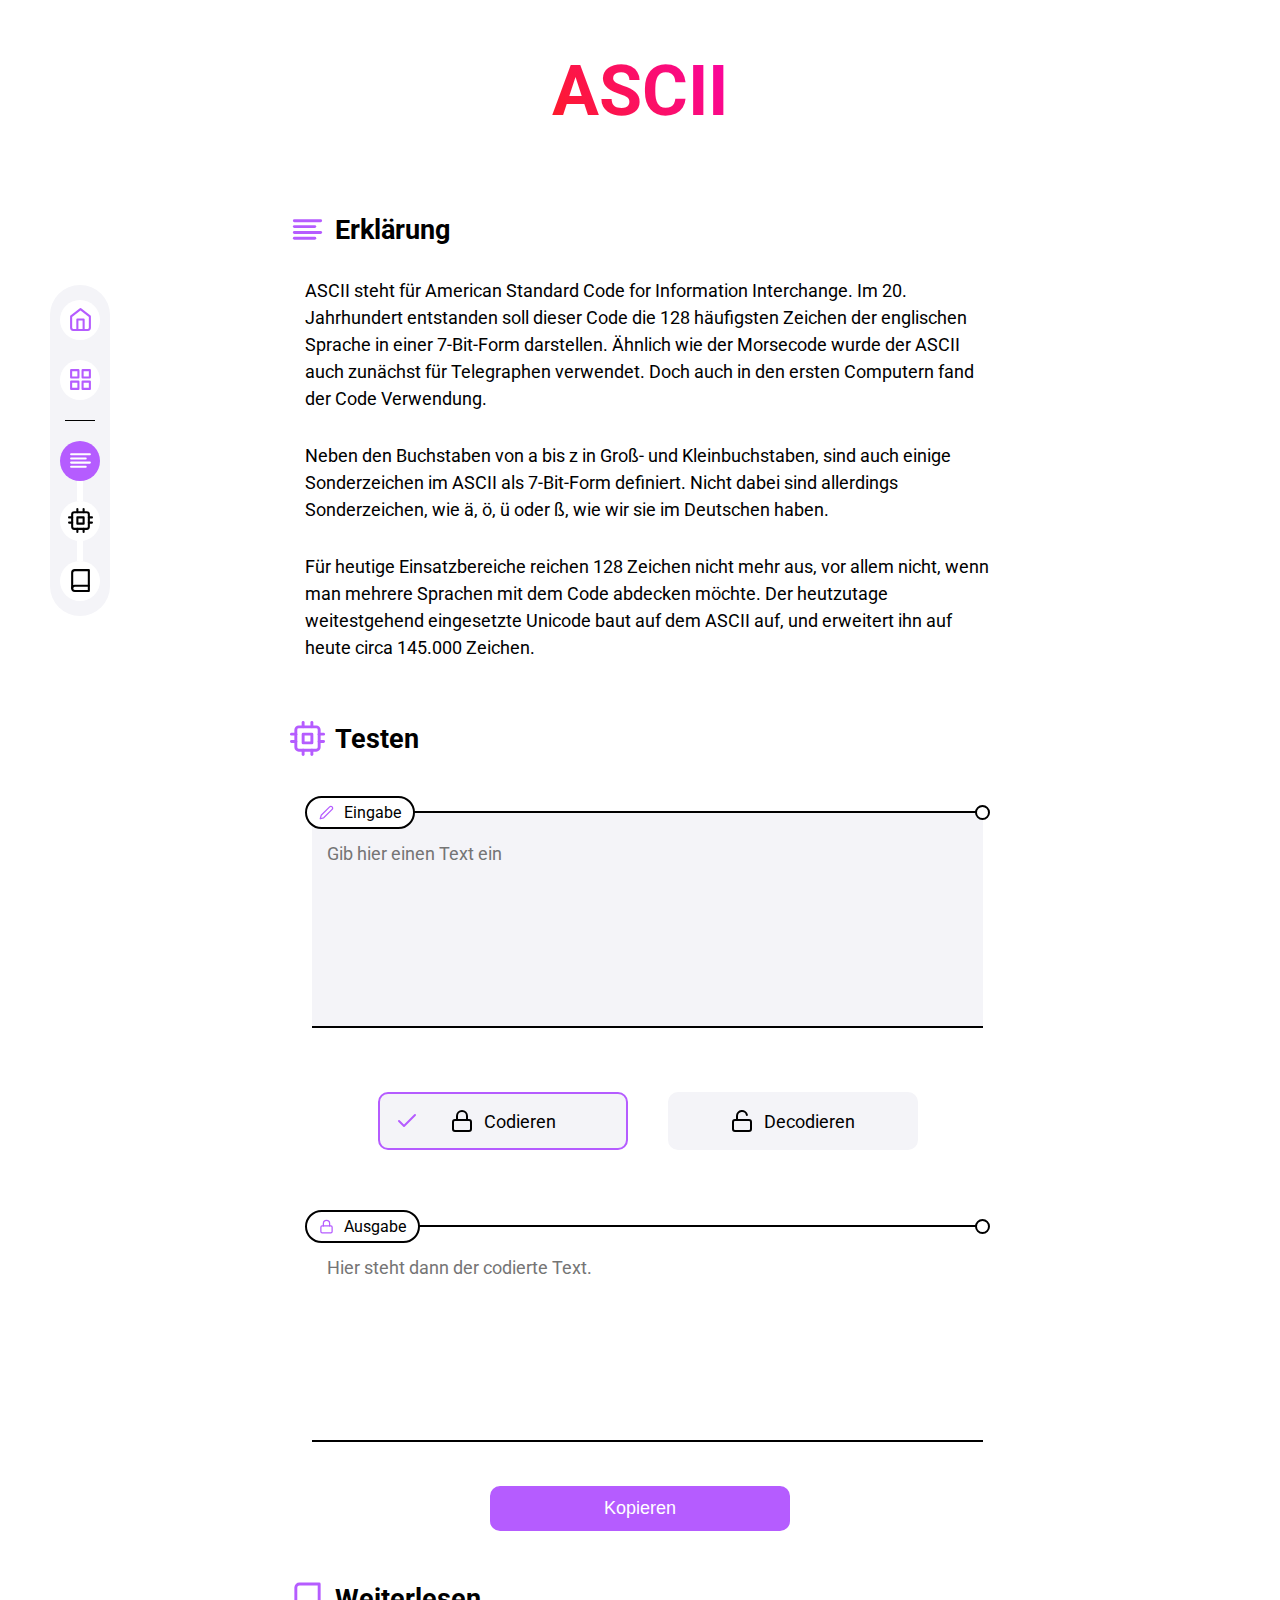
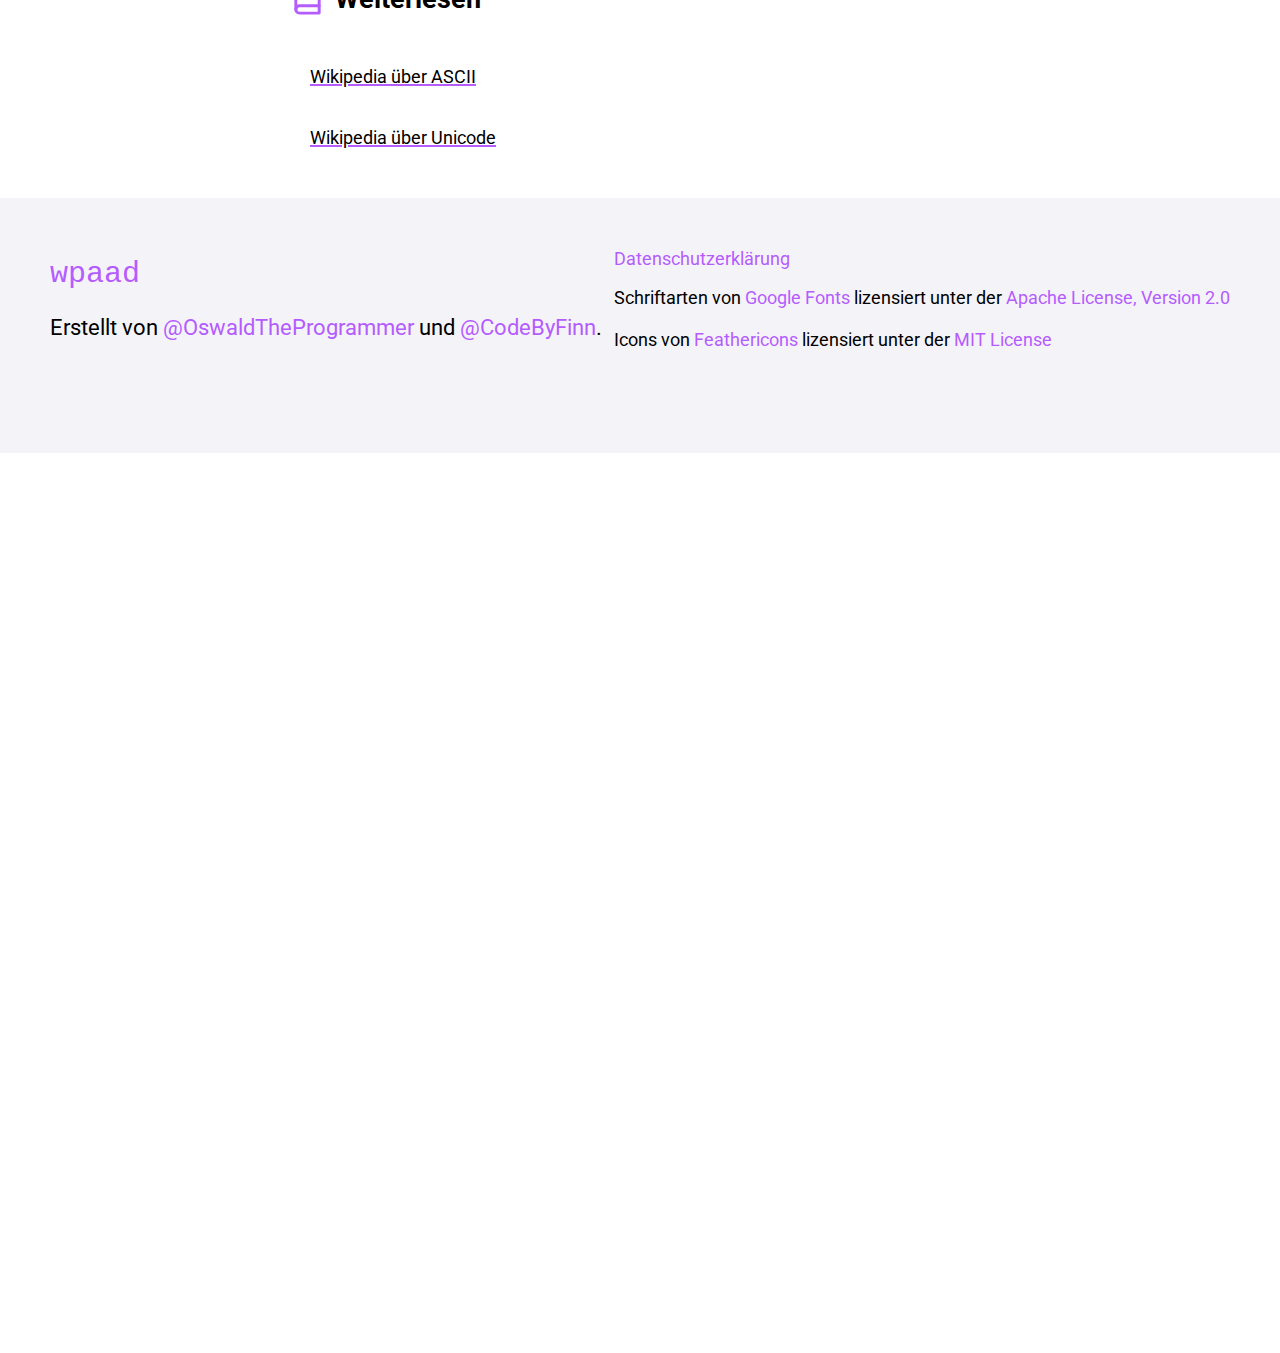
<file: explore/ascii/ascii.html>
<!DOCTYPE html>
<html lang="de">

<head>
  <meta charset="utf-8" />
  <meta name="viewport" content="width=device-width, initial-scale=1, user-scalable=no" />

  <title>ASCII</title>
  <link rel="stylesheet" href="../explore-styles.css" />
  <link rel="preconnect" href="https://fonts.googleapis.com">
  <link rel="preconnect" href="https://fonts.gstatic.com" crossorigin>
  <link href="https://fonts.googleapis.com/css2?family=Roboto+Mono:ital@0;1&family=Roboto:ital,wght@0,300;0,400;0,500;0,700;1,300;1,400;1,500;1,700&display=swap" rel="stylesheet">

  <script src="ascii.js" defer></script>
  <script src="../scripts/scrollbar.js" defer></script>
  <script src="../scripts/code-animation.js" defer></script>
  <script src="../scripts/copy.js" defer></script>
</head>

<body>
  <main>
    <div class="nav-container">
      <nav>
        <a href="../../index.html" id="home">
          <img src="../../icons/home.svg" />
        </a>
        <a href="../../index.html#gallery" id="gallery">
          <img src="../../icons/grid.svg" />
        </a>
        <div class="divider"></div>
        <a href="#explanation">
          <img src="../../icons/align-left.svg" />
        </a>
        <div class="connect"></div>
        <a href="#test">
          <img src="../../icons/cpu.svg" />
        </a>
        <div class="connect"></div>
        <a href="#further-reading">
          <img src="../../icons/book.svg" />
        </a>

        <select id="choose-paragraph" onchange="scrollParagraph()">
          <option value="0">Erklärung</option>
          <option value="1">Testen</option>
          <option value="2">Weiterlesen</option>
        </select>
      </nav>
    </div>

    <h1 id="ascii">ASCII</h1>

    <section id="explanation">
      <div class="heading">
          <img src="../../icons/align-left.svg" />
          <h2>Erklärung</h2>
      </div>

      <div class="content">
        <p>
          ASCII steht für American Standard Code for Information Interchange. Im 20. Jahrhundert entstanden soll dieser Code die 128 häufigsten Zeichen der englischen Sprache
          in einer 7-Bit-Form darstellen. Ähnlich wie der Morsecode wurde der ASCII auch zunächst für Telegraphen verwendet. Doch auch in den ersten Computern fand der Code Verwendung.
        </p>
        <p>
          Neben den Buchstaben von a bis z in Groß- und Kleinbuchstaben, sind auch einige Sonderzeichen im ASCII als 7-Bit-Form definiert.
          Nicht dabei sind allerdings Sonderzeichen, wie ä, ö, ü oder ß, wie wir sie im Deutschen haben.
        </p>
        <p>
          Für heutige Einsatzbereiche reichen 128 Zeichen nicht mehr aus, vor allem nicht, wenn man mehrere Sprachen mit dem Code abdecken möchte. Der heutzutage weitestgehend eingesetzte Unicode baut
          auf dem ASCII auf, und erweitert ihn auf heute circa 145.000 Zeichen.
        </p>
      </div>
    </section>

    <section id="test">
      <div class="heading">
        <img src="../../icons/cpu.svg" />
        <h2>Testen</h2>
      </div>

      <div class="content">
        <div class="input-area">
          <div class="top">
            <div class="left">
              <img src="../../icons/edit-2.svg" />
              Eingabe
            </div>
            <div class="right"></div>
          </div>
          <textarea class="input" id="test-input" name="input" rows="8" placeholder="Gib hier einen Text ein" oninput="testInputChanged()"></textarea>
        </div>

        <div class="direction-select">
          <input type="radio" name="direction" id="encrypt" value="encrypt" onclick="testDirectionChanged()" checked>
          <label for="encrypt" id="encrypt-label">
            <img src="../../icons/check.svg" class="checked-indicator"/>
            <img src="../../icons/lock.svg" />
            Codieren
          </label>
          <input type="radio" name="direction" id="decrypt" value="decrypt" onclick="testDirectionChanged()">
          <label for="decrypt" id="decrypt-label">
            <img src="../../icons/check.svg" class="checked-indicator"/>
            <img src="../../icons/unlock.svg" />
            Decodieren
          </label>
        </div>

        <div class="input-area">
          <div class="top">
            <div class="left">
              <img src="../../icons/lock.svg" id="direction-icon-lock" />
              <img src="../../icons/unlock.svg" id="direction-icon-unlock" />
              Ausgabe
            </div>
            <div class="right"></div>
          </div>
          <textarea class="output" id="test-output" name="input" rows="8" placeholder="Hier steht dann der verschlüsselte Text" readonly></textarea>
        </div>
      </div>

      <button id="copy-button" onclick="copy(this)" class="copy-button">Kopieren</button>
    </section>

    <section id="further-reading">
      <div class="heading">
        <img src="../../icons/book.svg" />
        <h2>Weiterlesen</h2>
      </div>
      <div class="content">
        <a href="https://de.wikipedia.org/wiki/American_Standard_Code_for_Information_Interchange">
          Wikipedia über ASCII
        </a>
        <a href="https://de.wikipedia.org/wiki/Unicode">
          Wikipedia über Unicode
        </a>
      </div>
    </section>
  </main>

  <footer>
    <div class="first-column">
      <a href="../../index.html" class="wpaad-footer">
        wpaad
      </a>
      <p class="authors">
        Erstellt von <a href="https://www.github.com/oswaldtheprogrammer">@OswaldTheProgrammer</a> und <a href="https://www.github.com/codebyfinn">@CodeByFinn</a>.
      </p>
    </div>

    <div class="licenses-and-policy">
      <a class="policy" href="../../privacy-policy.html">Datenschutzerklärung</a>
      <p>Schriftarten von <a href="https://fonts.google.com">Google Fonts</a> lizensiert unter der <a href="http://www.apache.org/licenses/LICENSE-2.0">Apache License, Version 2.0</a></p>
      <p>Icons von <a href="https://feathericons.com/">Feathericons</a> lizensiert unter der <a href="https://github.com/feathericons/feather/blob/master/LICENSE">MIT License</a></p>
    </div>
  </footer>
</body>

</html>
</file>
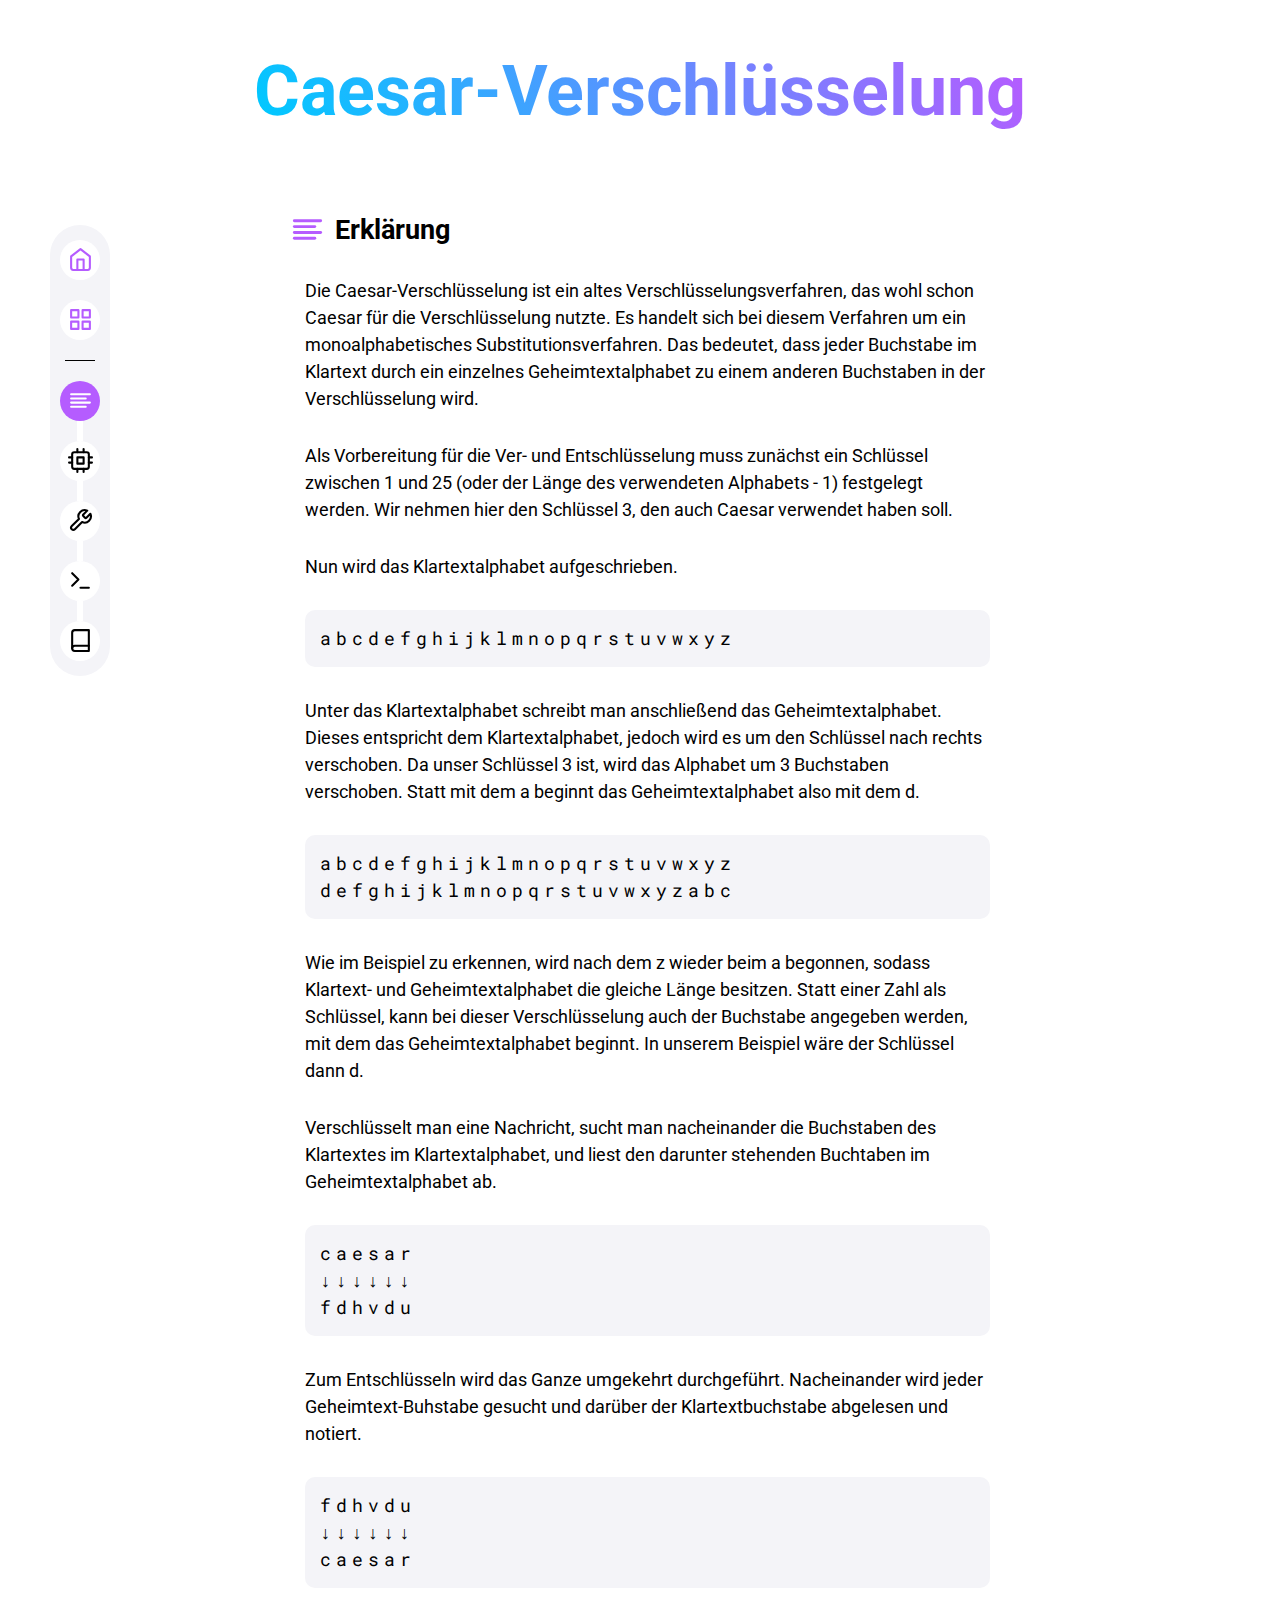
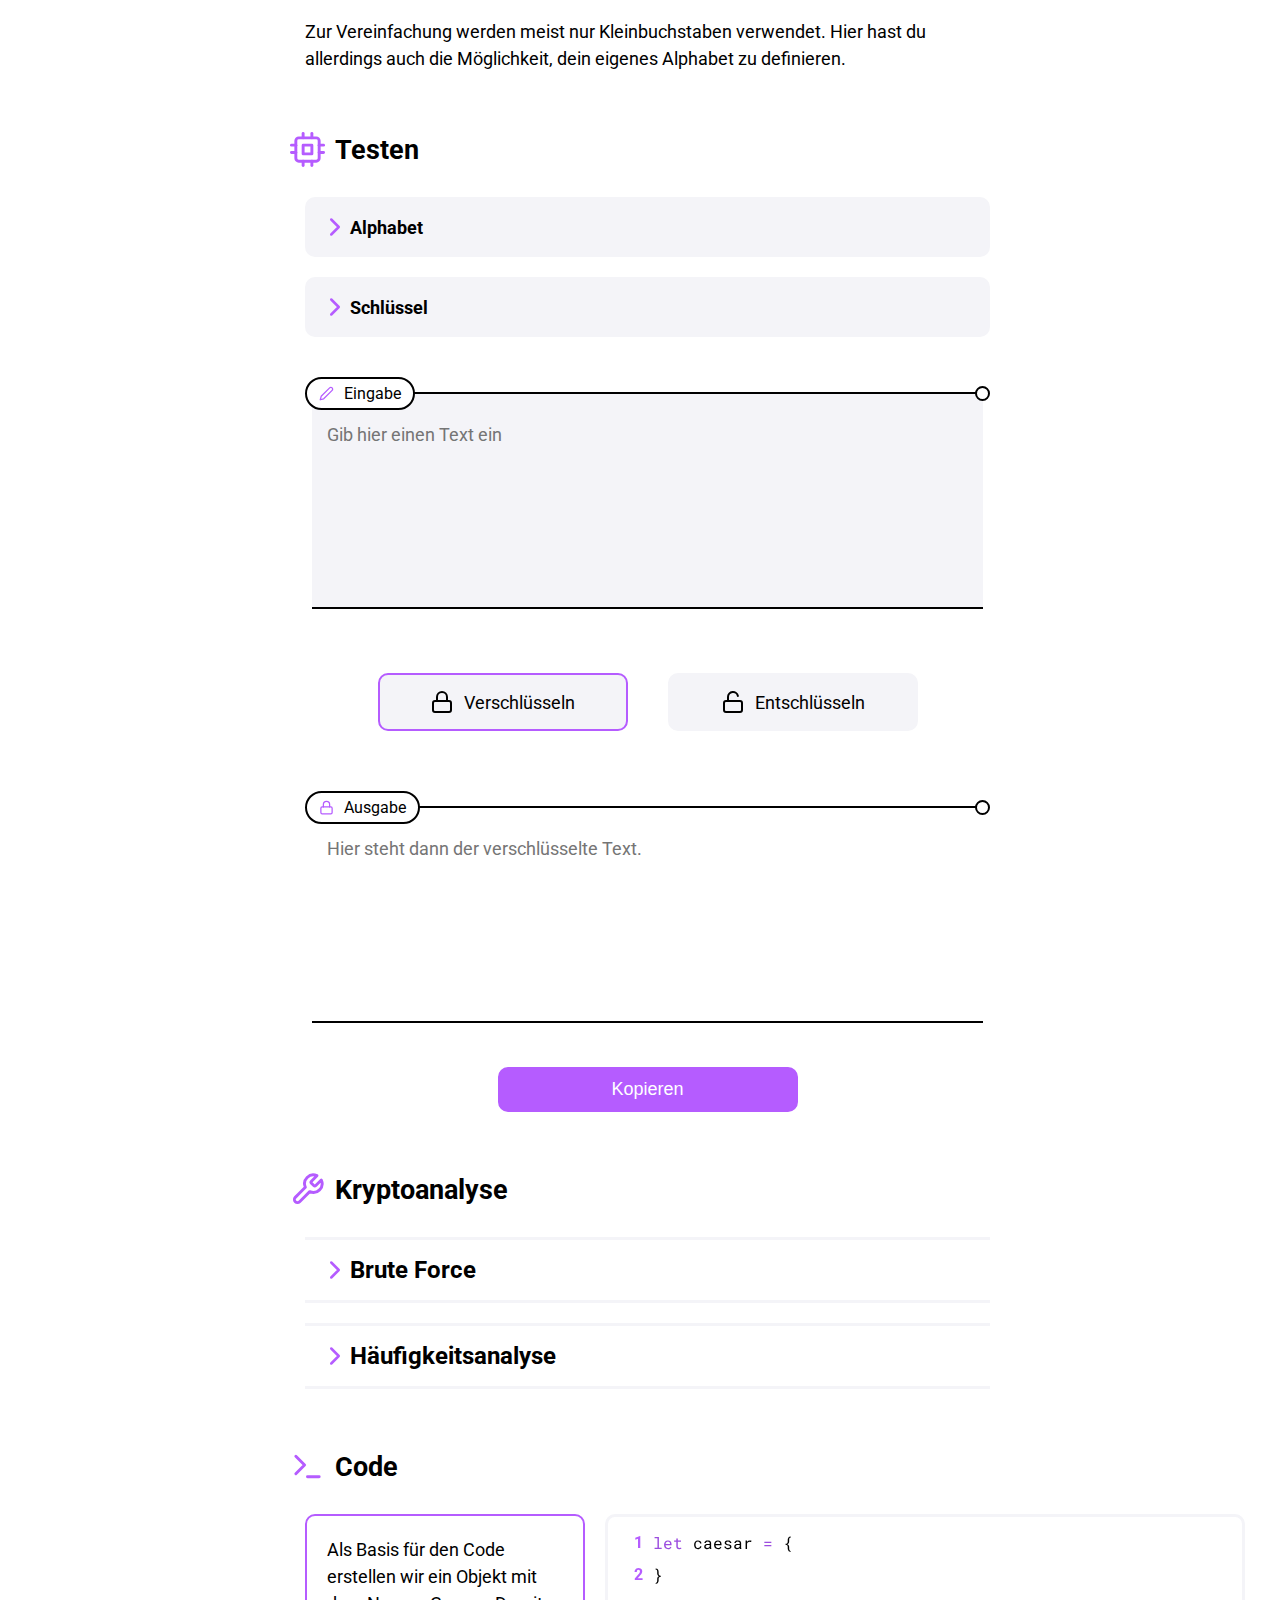
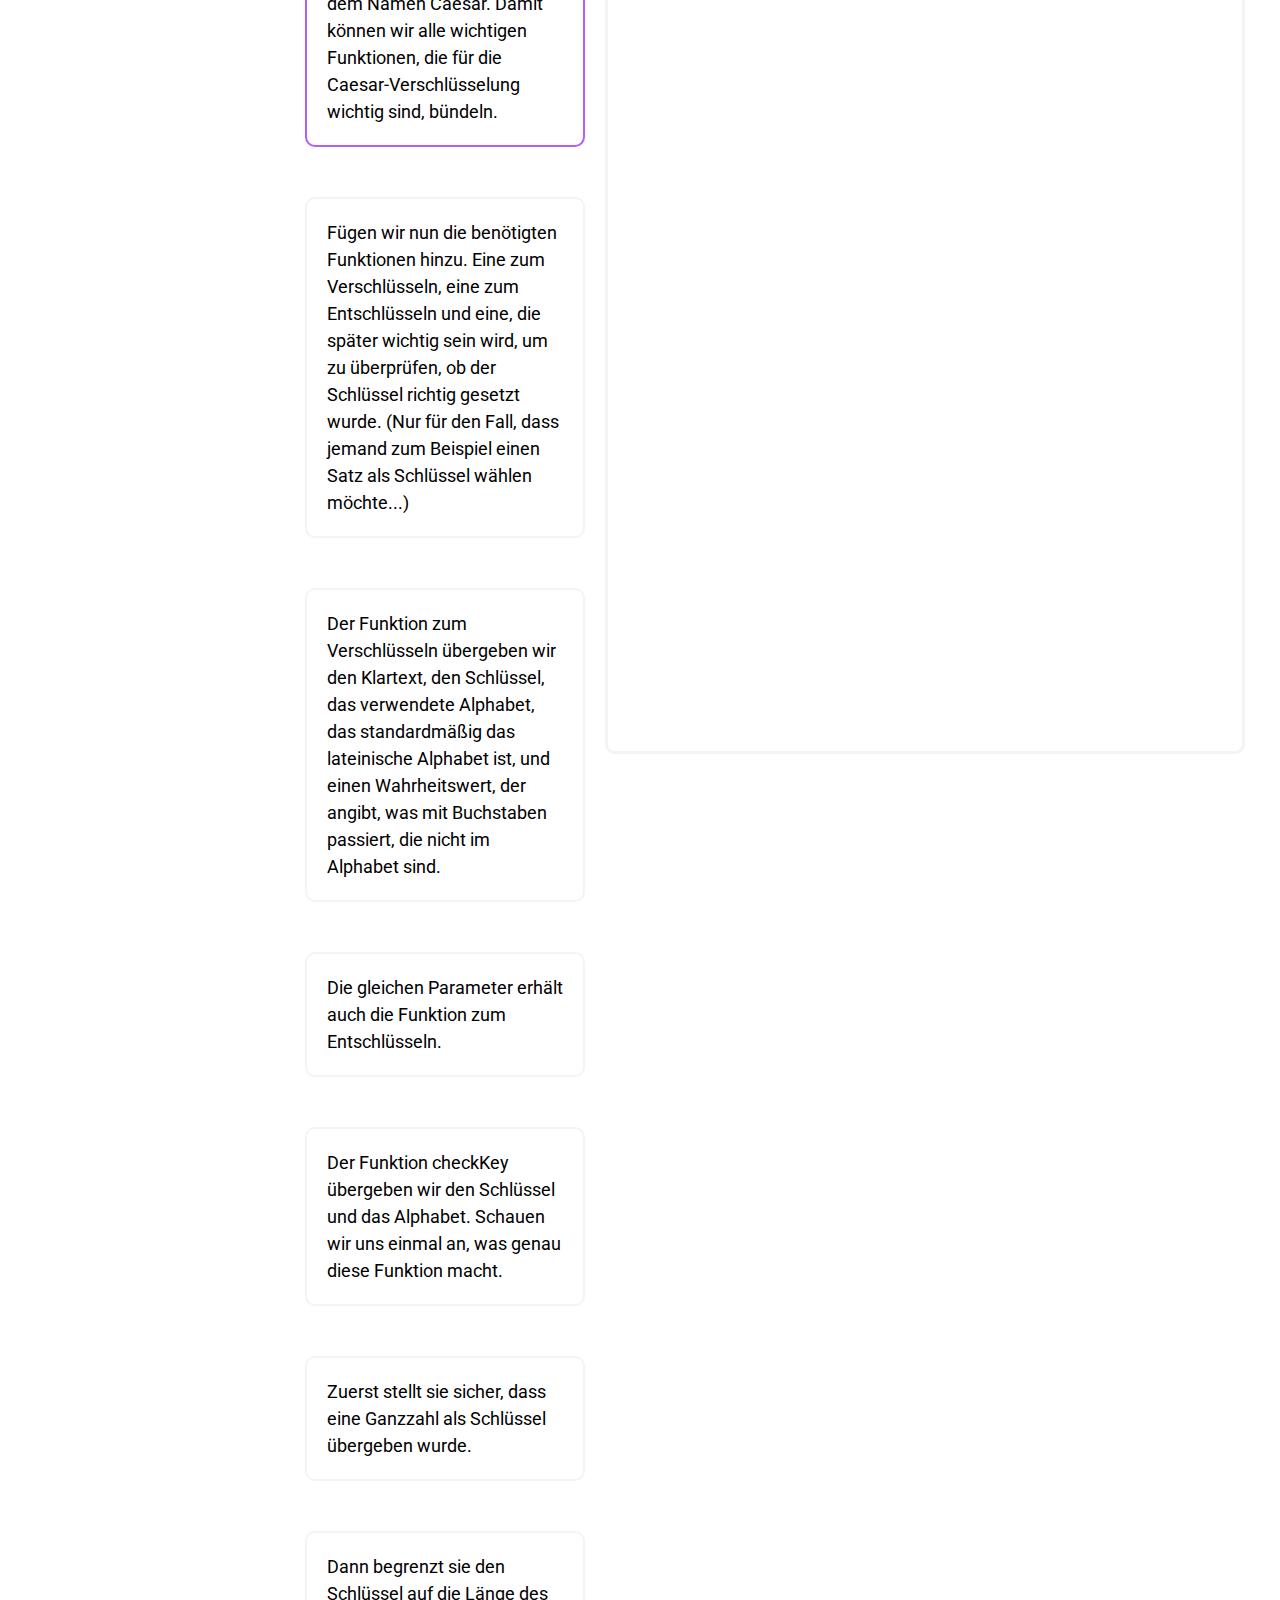
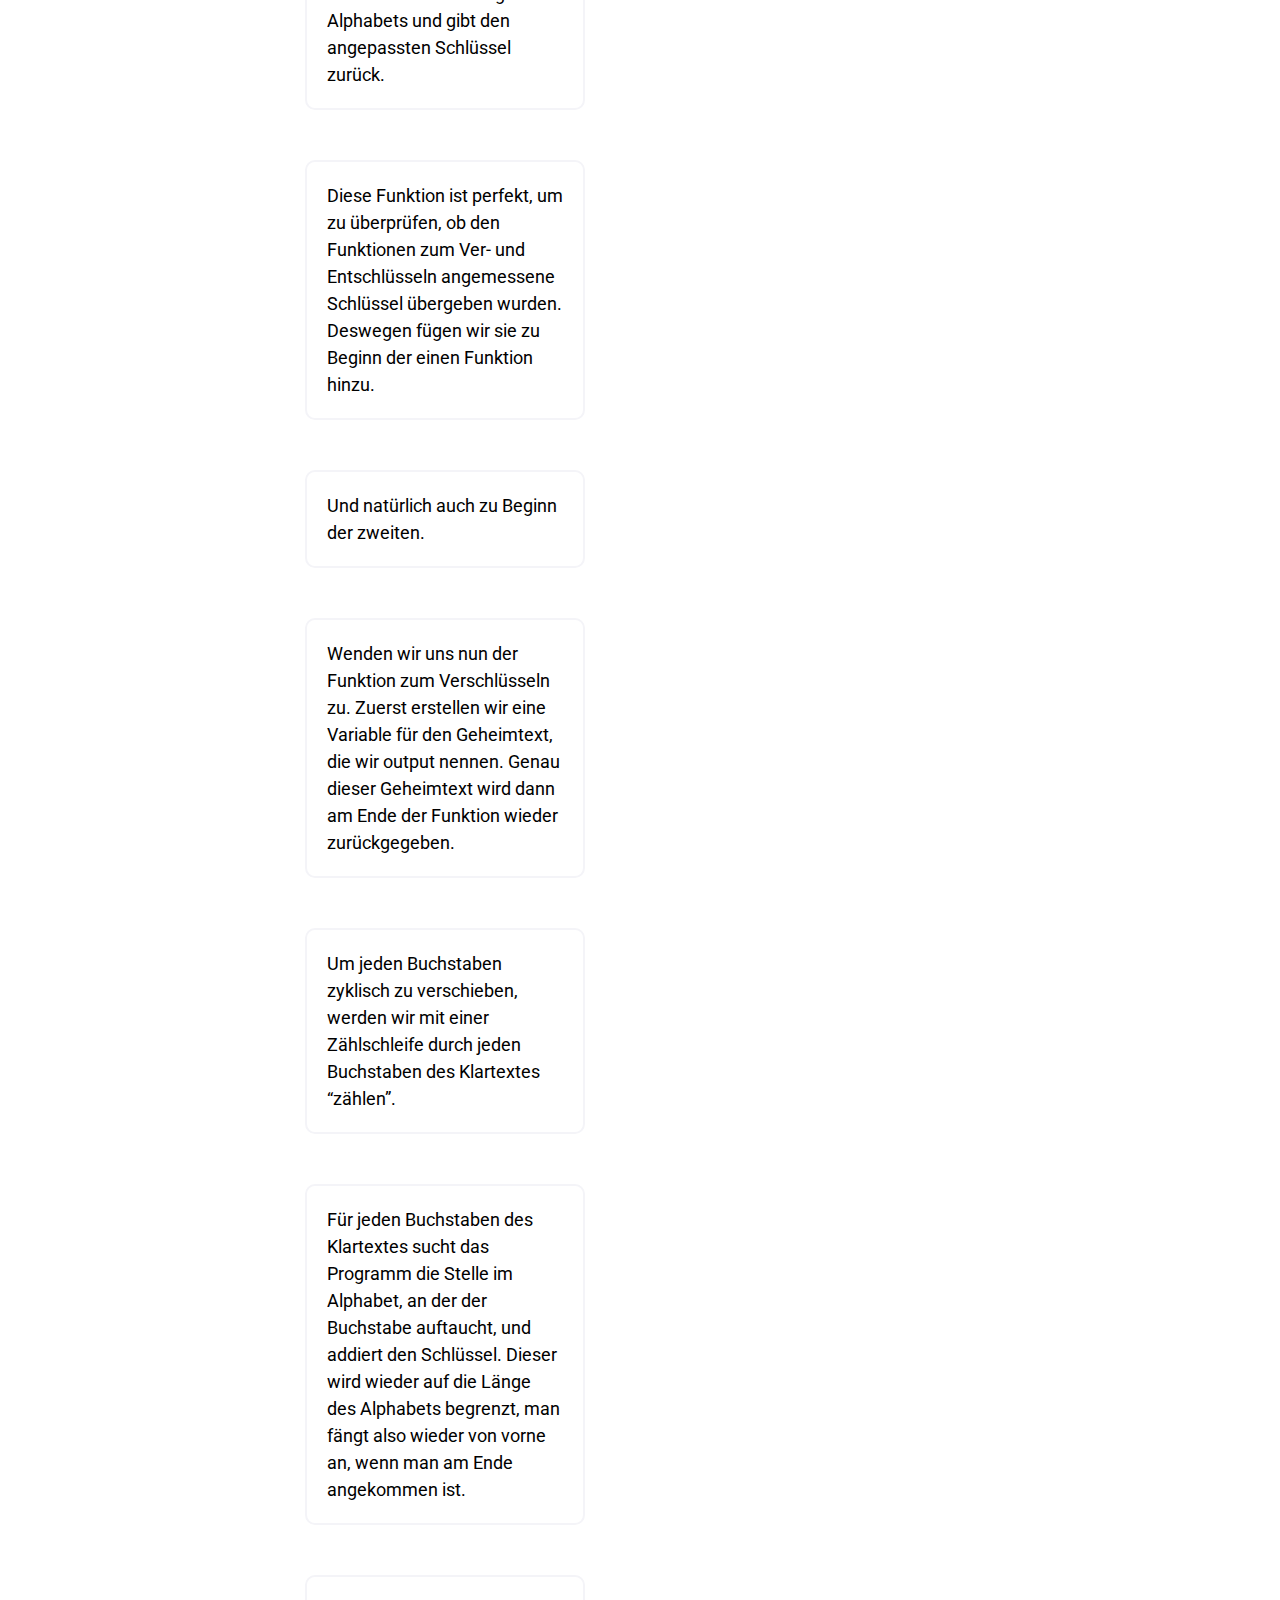
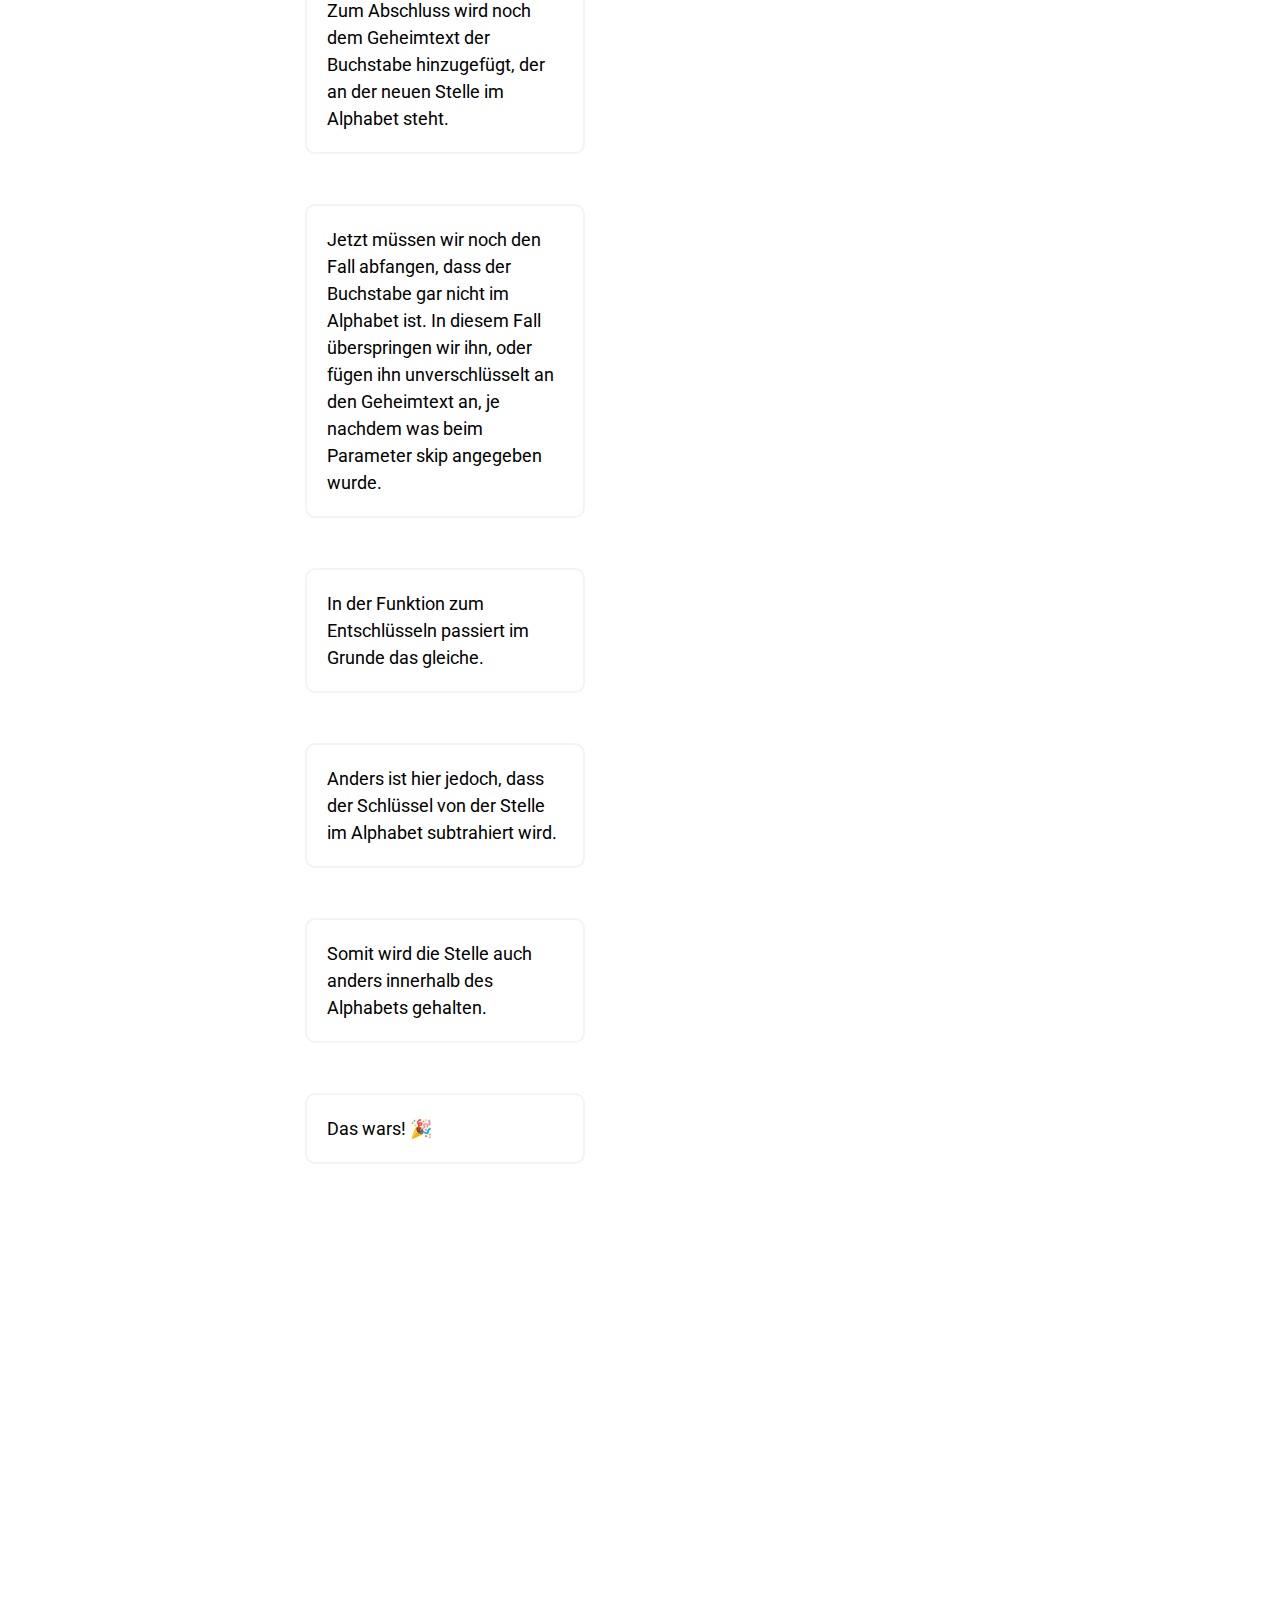
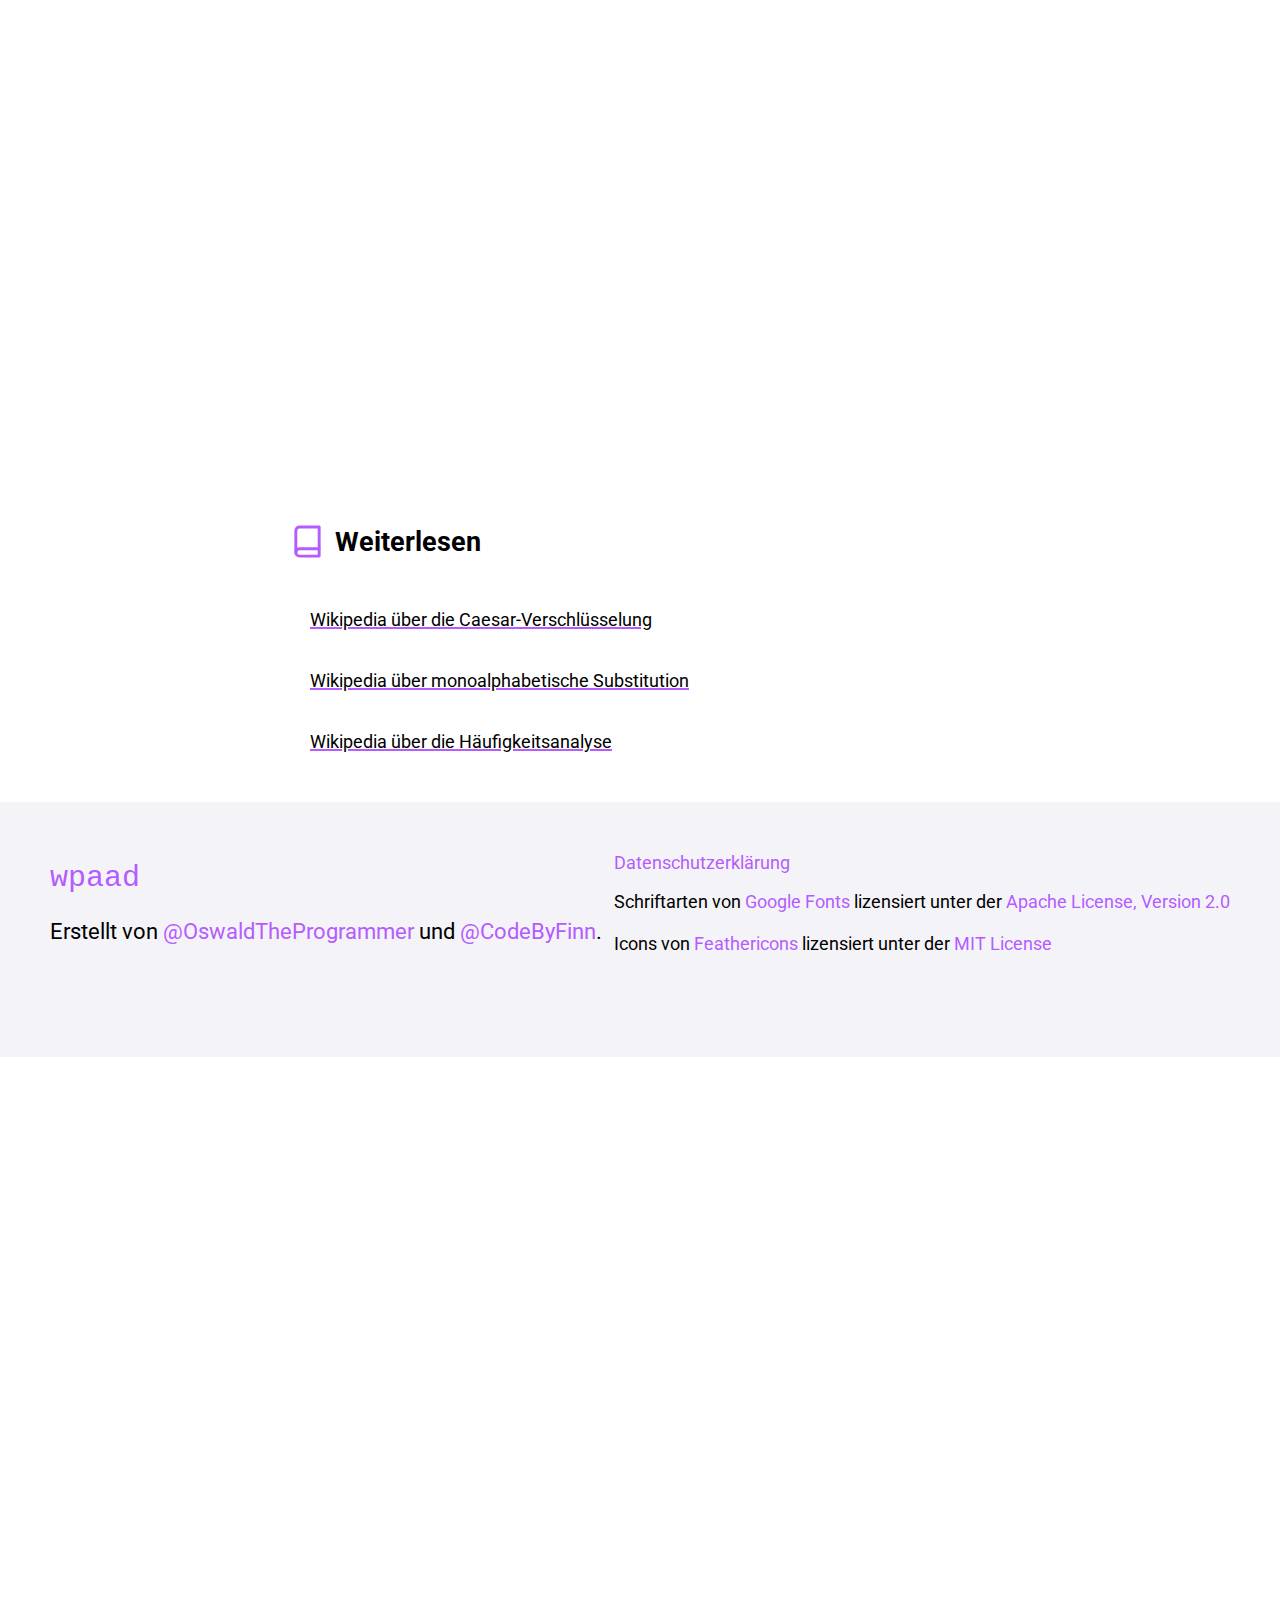
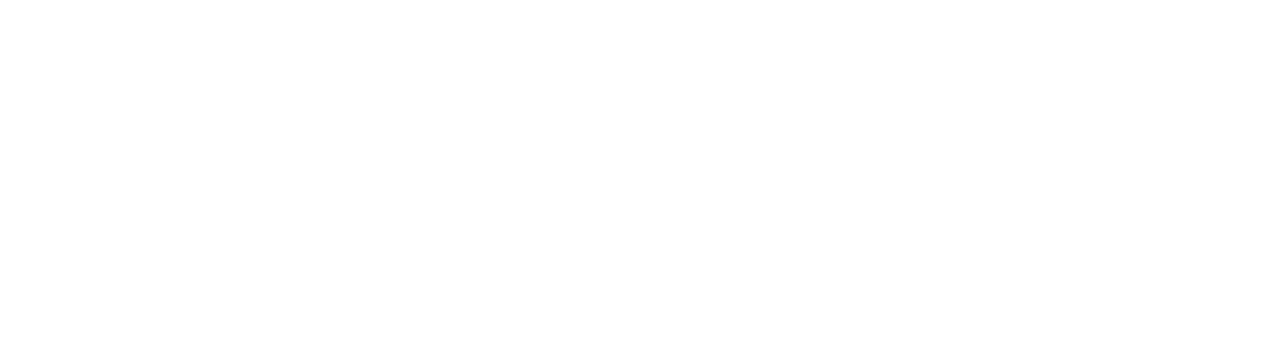
<file: explore/caesar/caesar.html>
<!DOCTYPE html>
<html lang="de">

<head>
  <meta charset="utf-8" />
  <meta name="viewport" content="width=device-width, initial-scale=1, user-scalable=no" />

  <title>Caesar</title>
  <link rel="stylesheet" href="../explore-styles.css" />
  <link rel="preconnect" href="https://fonts.googleapis.com">
  <link rel="preconnect" href="https://fonts.gstatic.com" crossorigin>
  <link href="https://fonts.googleapis.com/css2?family=Roboto+Mono:ital@0;1&family=Roboto:ital,wght@0,300;0,400;0,500;0,700;1,300;1,400;1,500;1,700&display=swap" rel="stylesheet">

  <script src="../scripts/frequency-analysis.js" defer></script>
  <script src="caesar.js" defer></script>
  <script src="../scripts/scrollbar.js" defer></script>
  <script src="../scripts/code-animation.js" defer></script>
  <script src="../scripts/copy.js" defer></script>
</head>

<body>

  <main>
    <div class="nav-container">
        <nav>
          <a href="../../index.html" id="home">
            <img src="../../icons/home.svg" />
          </a>
          <a href="../../index.html#gallery" id="gallery">
            <img src="../../icons/grid.svg" />
          </a>
          <div class="divider"></div>
          <a href="#explanation">
            <img src="../../icons/align-left.svg" />
          </a>
          <div class="connect"></div>
          <a href="#test">
            <img src="../../icons/cpu.svg" />
          </a>
          <div class="connect"></div>
          <a href="#analysis">
            <img src="../../icons/tool.svg" />
          </a>
          <div class="connect"></div>
          <a href="#code">
            <img src="../../icons/terminal.svg" />
          </a>
          <div class="connect"></div>
          <a href="#further-reading">
            <img src="../../icons/book.svg" />
          </a>

          <select id="choose-paragraph" onchange="scrollParagraph()">
            <option value="0">Erklärung</option>
            <option value="1">Testen</option>
            <option value="2">Kryptoanalyse</option>
            <option value="3">Code</option>
            <option value="4">Weiterlesen</option>
          </select>
        </nav>
      </div>

    <h1 id="caesar">Caesar-Verschlüsselung</h1>

    <section id="explanation">
      <div class="heading">
          <img src="../../icons/align-left.svg" />
          <h2>Erklärung</h2>
      </div>

      <div class="content">
        <p>
          Die Caesar-Verschlüsselung ist ein altes Verschlüsselungsverfahren, das wohl schon Caesar für die Verschlüsselung nutzte.
          Es handelt sich bei diesem Verfahren um ein monoalphabetisches Substitutionsverfahren.
          Das bedeutet, dass jeder Buchstabe im Klartext durch ein einzelnes Geheimtextalphabet zu einem anderen Buchstaben in der Verschlüsselung wird.
        </p>
        <p>
          Als Vorbereitung für die Ver- und Entschlüsselung muss zunächst ein Schlüssel zwischen 1 und 25 (oder der Länge des verwendeten Alphabets - 1)
          festgelegt werden.
          Wir nehmen hier den Schlüssel 3, den auch Caesar verwendet haben soll.
        </p>
        <p>
          Nun wird das Klartextalphabet aufgeschrieben.
        </p>
        <p class="example">
          abcdefghijklmnopqrstuvwxyz
        </p>
        <p>
          Unter das Klartextalphabet schreibt man anschließend das Geheimtextalphabet.
          Dieses entspricht dem Klartextalphabet, jedoch wird es um den Schlüssel nach rechts verschoben.
          Da unser Schlüssel 3 ist, wird das Alphabet um 3 Buchstaben verschoben.
          Statt mit dem a beginnt das Geheimtextalphabet also mit dem d.
        </p>
        <p class="example">
          abcdefghijklmnopqrstuvwxyz
          <br />
          defghijklmnopqrstuvwxyzabc
        </p>
        <p>
          Wie im Beispiel zu erkennen, wird nach dem z wieder beim a begonnen, sodass Klartext- und Geheimtextalphabet die gleiche Länge besitzen.
          Statt einer Zahl als Schlüssel, kann bei dieser Verschlüsselung auch der Buchstabe angegeben werden, mit dem das Geheimtextalphabet beginnt.
          In unserem Beispiel wäre der Schlüssel dann d.
        </p>
        <p>
          Verschlüsselt man eine Nachricht, sucht man nacheinander die Buchstaben des Klartextes im Klartextalphabet,
          und liest den darunter stehenden Buchtaben im Geheimtextalphabet ab.
        </p>
        <p class="example">
          caesar <br />
          &darr;&darr;&darr;&darr;&darr;&darr; <br />
          fdhvdu
        </p>
        <p>
          Zum Entschlüsseln wird das Ganze umgekehrt durchgeführt.
          Nacheinander wird jeder Geheimtext-Buhstabe gesucht und darüber der Klartextbuchstabe abgelesen und notiert.
        </p>
        <p class="example">
          fdhvdu <br />
          &darr;&darr;&darr;&darr;&darr;&darr; <br />
          caesar
        </p>
        <p>
          Zur Vereinfachung werden meist nur Kleinbuchstaben verwendet. Hier hast du allerdings auch die Möglichkeit, dein eigenes Alphabet zu definieren.
        </p>
      </div>
    </section>

    <section id="test">
      <div class="heading">
        <img src="../../icons/cpu.svg" />
        <h2>Testen</h2>
      </div>

      <div class="content">
        <div class="accordion">
          <input type="checkbox" name="alphabet" id="alphabet">
          <label for="alphabet">
            <div class="closed">
              <img src="../../icons/chevron-right.svg" />
              Alphabet
            </div>
            <div class="opened">
              <img src="../../icons/chevron-down.svg" />
              Alphabet
            </div>
          </label>
          <div class="detail">
            <p>
              Wenn du dich nicht nur auf Kleinbuchstaben begrenzen möchtest, kannst du hier ein eigenes
              Klartextalphabet eingeben.
            </p>
            <input type="text" name="alphabet-value" id="alphabet-value" value="abcdefghijklmnopqrstuvwxyz" placeholder="Gib hier das Klartextalphabet ein" onchange="testAlphabetChanged()"/>
          </div>
        </div>

        <div class="accordion bigger-margin">
          <input type="checkbox" name="alphabet" id="test-key">
          <label for="test-key">
            <div class="closed">
              <img src="../../icons/chevron-right.svg" />
              Schlüssel
            </div>
            <div class="opened">
              <img src="../../icons/chevron-down.svg" />
              Schlüssel
            </div>
          </label>
          <div class="detail">
            <p>
              Definiere den Schlüssel als Anzahl der Verschiebungen, abhängig vom oben gewählten Alphabet.
            </p>
            <div class="key-settings">
              <div class="key-label">
                <span>Schlüssel:</span>
                <div class="select-key">
                  <button onclick="decreaseKey()"><img src="../../icons/minus.svg" /></button>
                  <input type="text" value="3" id="key-label" onchange="testKeyChanged()" />
                  <button onclick="increaseKey()"><img src="../../icons/plus.svg" /></button>
                </div>
              </div>

              <p>
                Mit deinem gewählten Schlüssel wird ein <em id="plain-text-test">a</em> im Klartext zu einem <em id="cipher-text-test">d</em> im Geheimtext.
              </p>
            </div>

          </div>
        </div>

        <div class="input-area">
          <div class="top">
            <div class="left">
              <img src="../../icons/edit-2.svg" />
              Eingabe
            </div>
            <div class="right"></div>
          </div>
          <textarea class="input" id="test-input" name="input" rows="8" placeholder="Gib hier einen Text ein" oninput="testInputChanged()"></textarea>
        </div>

        <div class="direction-select">
          <input type="radio" name="direction" id="encrypt" value="encrypt" onclick="testDirectionChanged()" checked>
          <label for="encrypt" id="encrypt-label">
            <img src="../../icons/lock.svg" />
            Verschlüsseln
          </label>
          <input type="radio" name="direction" id="decrypt" value="decrypt" onclick="testDirectionChanged()">
          <label for="decrypt" id="decrypt-label">
            <img src="../../icons/unlock.svg" />
            Entschlüsseln
          </label>
        </div>

        <div class="input-area">
          <div class="top">
            <div class="left">
              <img src="../../icons/lock.svg" id="direction-icon-lock" />
              <img src="../../icons/unlock.svg" id="direction-icon-unlock" />
              Ausgabe
            </div>
            <div class="right"></div>
          </div>
          <textarea class="output" id="test-output" name="input" rows="8" placeholder="Hier steht dann der verschlüsselte Text" readonly></textarea>
        </div>

        <button id="copy-button" onclick="copy(this)" class="copy-button">Kopieren</button>
      </div>
    </section>

    <section id="analysis">
        <div class="heading">
          <img src="../../icons/tool.svg" />
          <h2>Kryptoanalyse</h2>
        </div>

        <div class="content">
          <div class="accordion top-level">
            <input type="checkbox" name="brute-force" id="brute-force">
            <label for="brute-force">
              <div class="closed">
                <img src="../../icons/chevron-right.svg" />
                Brute Force
              </div>
              <div class="opened">
                <img src="../../icons/chevron-down.svg" />
                Brute Force
              </div>
            </label>
            <div class="detail">
              <p>
                Es ist nicht schwer, die Caesar-Verschlüsselung zu knacken, denn die Anzahl
                der möglichen Schlüssel wird direkt von der Länge des verwendeten Alphabets beschränkt.
                Geht man vom lateinischen Alphabet aus, so gibt es nur 25 mögliche Schlüssel,
                die man auch einfach durchprobieren kann, bis der entschlüsselte Text logisch klingt.
              </p>
            </div>
          </div>

          <div class="accordion top-level">
            <input type="checkbox" name="frequency-analysis" id="frequency-analysis">
            <label for="frequency-analysis">
              <div class="closed">
                <img src="../../icons/chevron-right.svg" />
                Häufigkeitsanalyse
              </div>
              <div class="opened">
                <img src="../../icons/chevron-down.svg" />
                Häufigkeitsanalyse
              </div>
            </label>
            <div class="detail">
              <p>
                Auch mit einer Häufigkeitsanalyse kann die Caesar-Verschlüsselung,
                wie jede monoalphabetische Substitution geknackt werden.
                Da sich die Häufigkeit eines Buchstabens nicht ändert, kann auf den Schlüssel zurückgeschlossen werden.
                Im Deutschen und Englischen beispielsweise ist das e der häufigste Buchstabe. Ist im verschlüsselten das h
                am häufigsten, so ist der Schlüssel vermutlich 3 (e -> h).
                Statt sich nur den häufigsten Buchstaben anzuschauen, kann man auch alle Buchstaben betrachten und, im Fall
                der Caesar-Verschlüsselung, einen Verschub ermitteln.
              </p>
              <div class="input-area">
                <div class="top">
                  <div class="left">
                    <img src="../../icons/lock.svg" />
                    Verschlüsselter Text
                  </div>
                  <div class="right"></div>
                </div>
                <textarea class="input" id="analysis-input" name="input" rows="8" placeholder="Gib hier einen Text ein" oninput="frequencyChanged(this.value)"></textarea>
              </div>

              <div class="frequency-statistic">
                <div class="statistic-wrapper" id="statistic-wrapper">
                  <span class="info">Gibst du einen Text ein, wird hier die Statistik automatisch die
                  Häufigkeiten anzeigen</span>
                </div>
                <!-- Maybe a future feature
                <div class="key-info">
                  <div class="recommended-key">
                    Vorgeschlagener Schlüssel: <em>15</em>
                  </div>
                </div>
                -->
              </div>
            </div>
          </div>
        </div>
    </section>

    <section id="code">
      <div class="heading">
        <img src="../../icons/terminal.svg" />
        <h2>Code</h2>
      </div>

      <div class="content">
        <div class="accordion show-code top-level mobile-instructions-container">
          <input type="checkbox" name="code-instructions" id="code-instructions">
          <label for="code-instructions">
            <div class="closed">
              <img src="../../icons/chevron-right.svg" />
              Codetutorial einblenden
            </div>
            <div class="opened">
              <img src="../../icons/chevron-down.svg" />
              Codetutorial einblenden
            </div>
          </label>
          <div class="detail">
            <div id="mobile-instructions">

            </div>
          </div>
        </div>

        <div class="instructions" id="instruction-container">
          <p>
            Als Basis für den Code erstellen wir ein Objekt mit dem Namen Caesar.
            Damit können wir alle wichtigen Funktionen, die für die Caesar-Verschlüsselung wichtig sind, bündeln.
          </p>
          <p>
            Fügen wir nun die benötigten Funktionen hinzu. Eine zum Verschlüsseln, eine zum Entschlüsseln und eine,
            die später wichtig sein wird, um zu überprüfen, ob der Schlüssel richtig gesetzt wurde. (Nur für den Fall,
            dass jemand zum Beispiel einen Satz als Schlüssel wählen möchte...)
          </p>
          <p>
            Der Funktion zum Verschlüsseln übergeben wir den Klartext, den Schlüssel,
            das verwendete Alphabet, das standardmäßig das lateinische Alphabet ist, und einen Wahrheitswert,
            der angibt, was mit Buchstaben passiert, die nicht im Alphabet sind.
          </p>
          <p>
            Die gleichen Parameter erhält auch die Funktion zum Entschlüsseln.
          </p>
          <p>
            Der Funktion checkKey übergeben wir den Schlüssel und das Alphabet. Schauen wir uns einmal an, was genau
            diese Funktion macht.
          </p>
          <p>
            Zuerst stellt sie sicher, dass eine Ganzzahl als Schlüssel übergeben wurde.
          </p>
          <p>
            Dann begrenzt sie den Schlüssel auf die Länge des Alphabets und gibt den angepassten Schlüssel zurück.
          </p>
          <p>
            Diese Funktion ist perfekt, um zu überprüfen, ob den Funktionen zum Ver- und Entschlüsseln angemessene Schlüssel
            übergeben wurden. Deswegen fügen wir sie zu Beginn der einen Funktion hinzu.
          </p>
          <p>
            Und natürlich auch zu Beginn der zweiten.
          </p>
          <p>
            Wenden wir uns nun der Funktion zum Verschlüsseln zu. Zuerst erstellen wir eine Variable für den Geheimtext,
            die wir output nennen. Genau dieser Geheimtext wird dann am Ende der Funktion wieder zurückgegeben.
          </p>
          <p>
            Um jeden Buchstaben zyklisch zu verschieben, werden wir mit einer Zählschleife durch jeden Buchstaben des Klartextes
            &ldquo;zählen&rdquo;.
          </p>
          <p>
            Für jeden Buchstaben des Klartextes sucht das Programm die Stelle im Alphabet, an der der Buchstabe auftaucht,
            und addiert den Schlüssel. Dieser wird wieder auf die Länge des
            Alphabets begrenzt, man fängt also wieder von vorne an, wenn man am Ende angekommen ist.
          </p>
          <p>
            Zum Abschluss wird noch dem Geheimtext der Buchstabe hinzugefügt, der an der neuen Stelle im Alphabet steht.
          </p>
          <p>
            Jetzt müssen wir noch den Fall abfangen, dass der Buchstabe gar nicht im Alphabet ist. In diesem Fall überspringen wir ihn, oder
            fügen ihn unverschlüsselt an den Geheimtext an, je nachdem was beim Parameter skip angegeben wurde.
          </p>
          <p>
            In der Funktion zum Entschlüsseln passiert im Grunde das gleiche.
          </p>
          <p>
            Anders ist hier jedoch, dass der Schlüssel von der Stelle im Alphabet subtrahiert wird.
          </p>
          <p>
            Somit wird die Stelle auch anders innerhalb des Alphabets gehalten.
          </p>
          <p>
            Das wars! 🎉
          </p>
        </div>
        <div class="code-wrapper">
          <div class="code" id="code-container">
          </div>
        </div>
      </div>
    </section>

    <section id="further-reading">
      <div class="heading">
        <img src="../../icons/book.svg" />
        <h2>Weiterlesen</h2>
      </div>
      <div class="content">
        <a href="https://de.wikipedia.org/wiki/Caesar-Verschl%C3%BCsselung">
          Wikipedia über die Caesar-Verschlüsselung
        </a>
        <a href="https://de.wikipedia.org/wiki/Monoalphabetische_Substitution">
          Wikipedia über monoalphabetische Substitution
        </a>
        <a href="https://de.wikipedia.org/wiki/H%C3%A4ufigkeitsanalyse">
          Wikipedia über die Häufigkeitsanalyse
        </a>

      </div>
    </section>
  </main>

  <footer>
    <div class="first-column">
      <a href="../../index.html" class="wpaad-footer">
        wpaad
      </a>
      <p class="authors">
        Erstellt von <a href="https://www.github.com/oswaldtheprogrammer">@OswaldTheProgrammer</a> und <a href="https://www.github.com/codebyfinn">@CodeByFinn</a>.
      </p>
    </div>

    <div class="licenses-and-policy">
      <a class="policy" href="privacy-policy.html">Datenschutzerklärung</a>
      <p>Schriftarten von <a href="https://fonts.google.com">Google Fonts</a> lizensiert unter der <a href="http://www.apache.org/licenses/LICENSE-2.0">Apache License, Version 2.0</a></p>
      <p>Icons von <a href="https://feathericons.com/">Feathericons</a> lizensiert unter der <a href="https://github.com/feathericons/feather/blob/master/LICENSE">MIT License</a></p>
    </div>
  </footer>
</body>

</html>
</file>
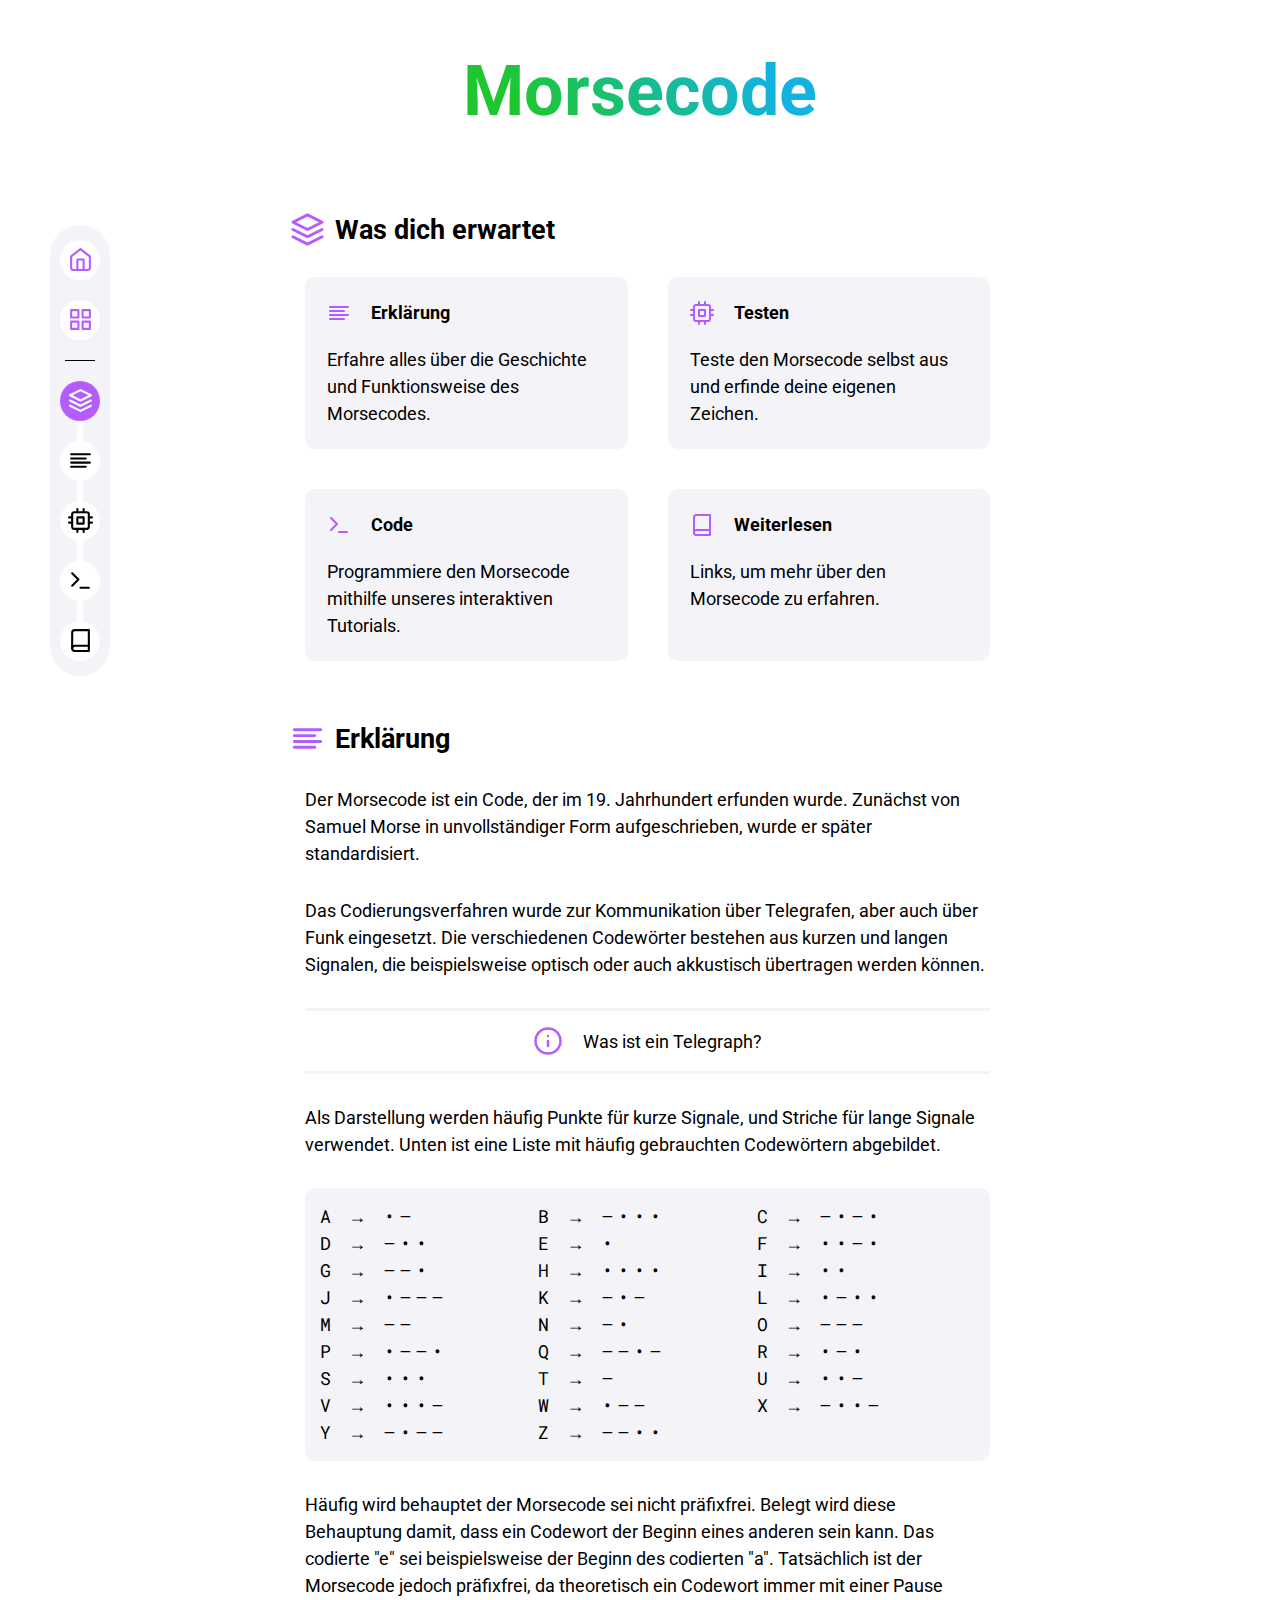
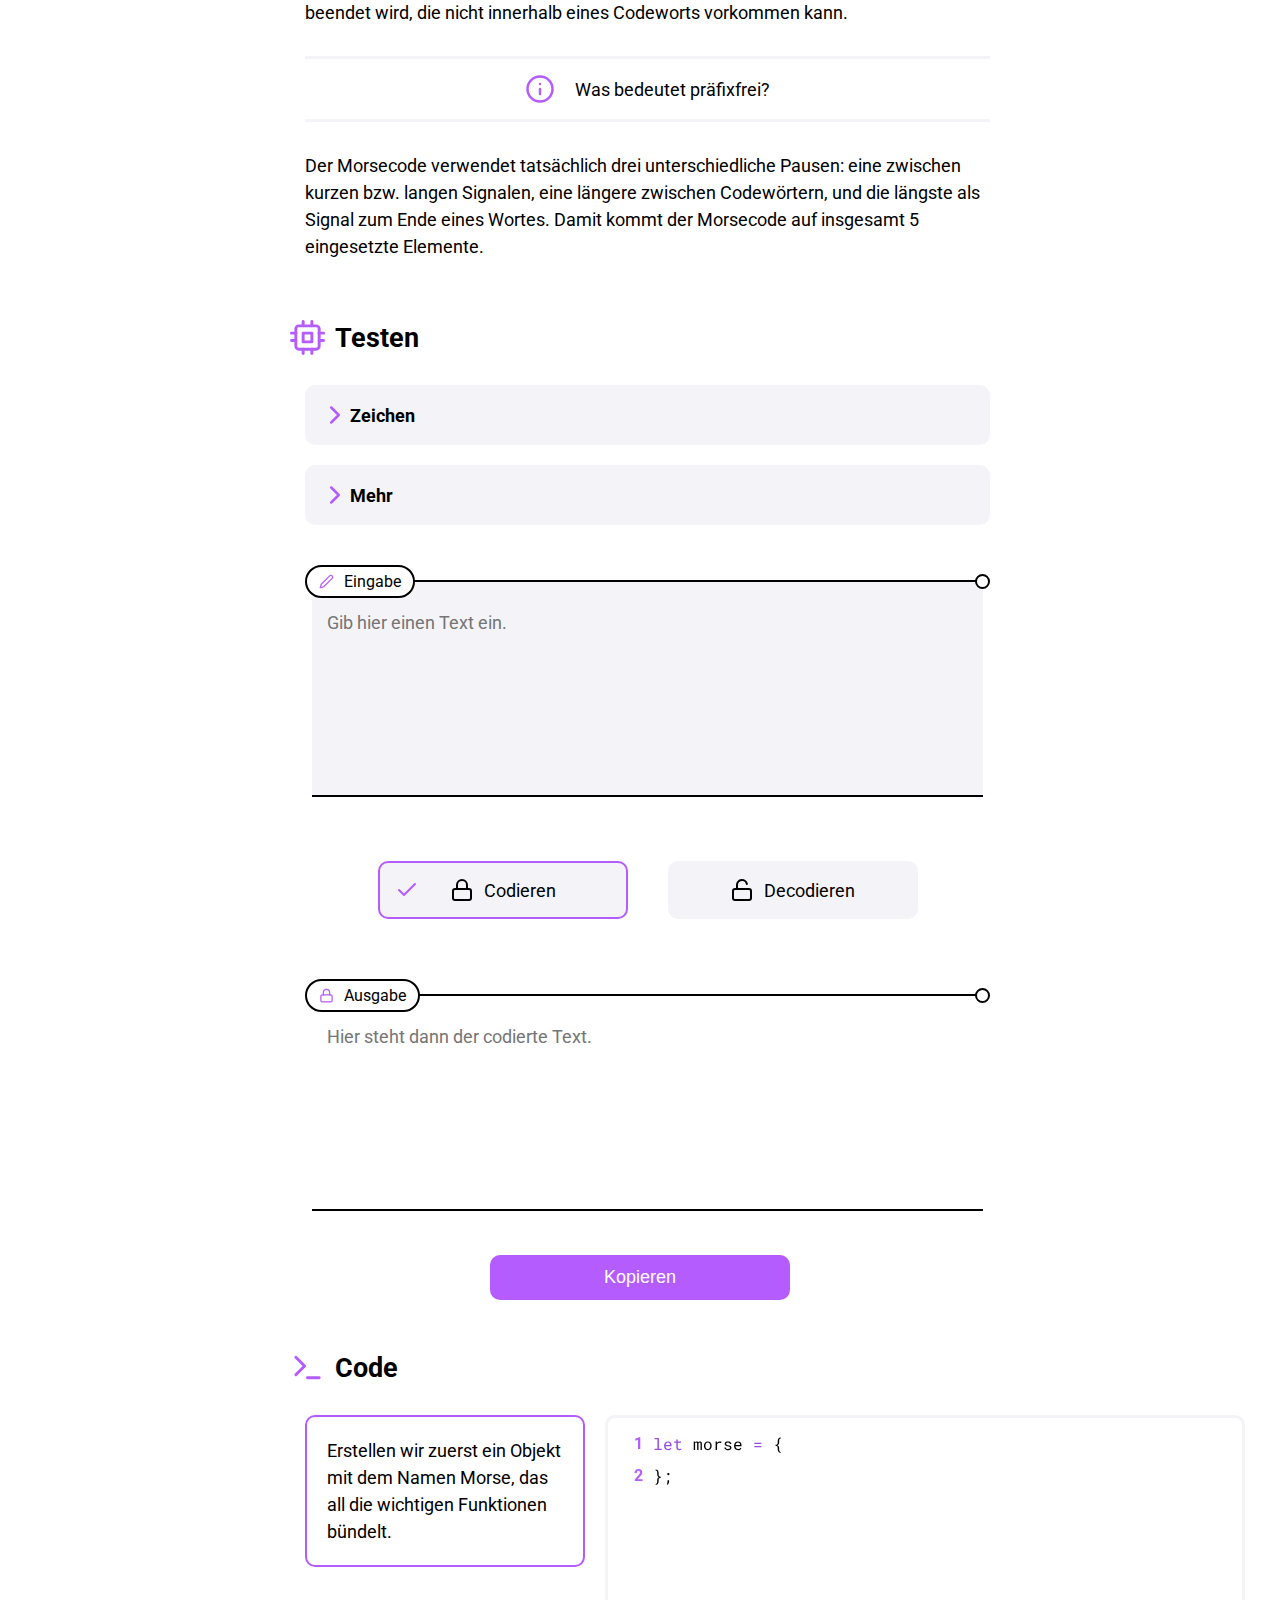
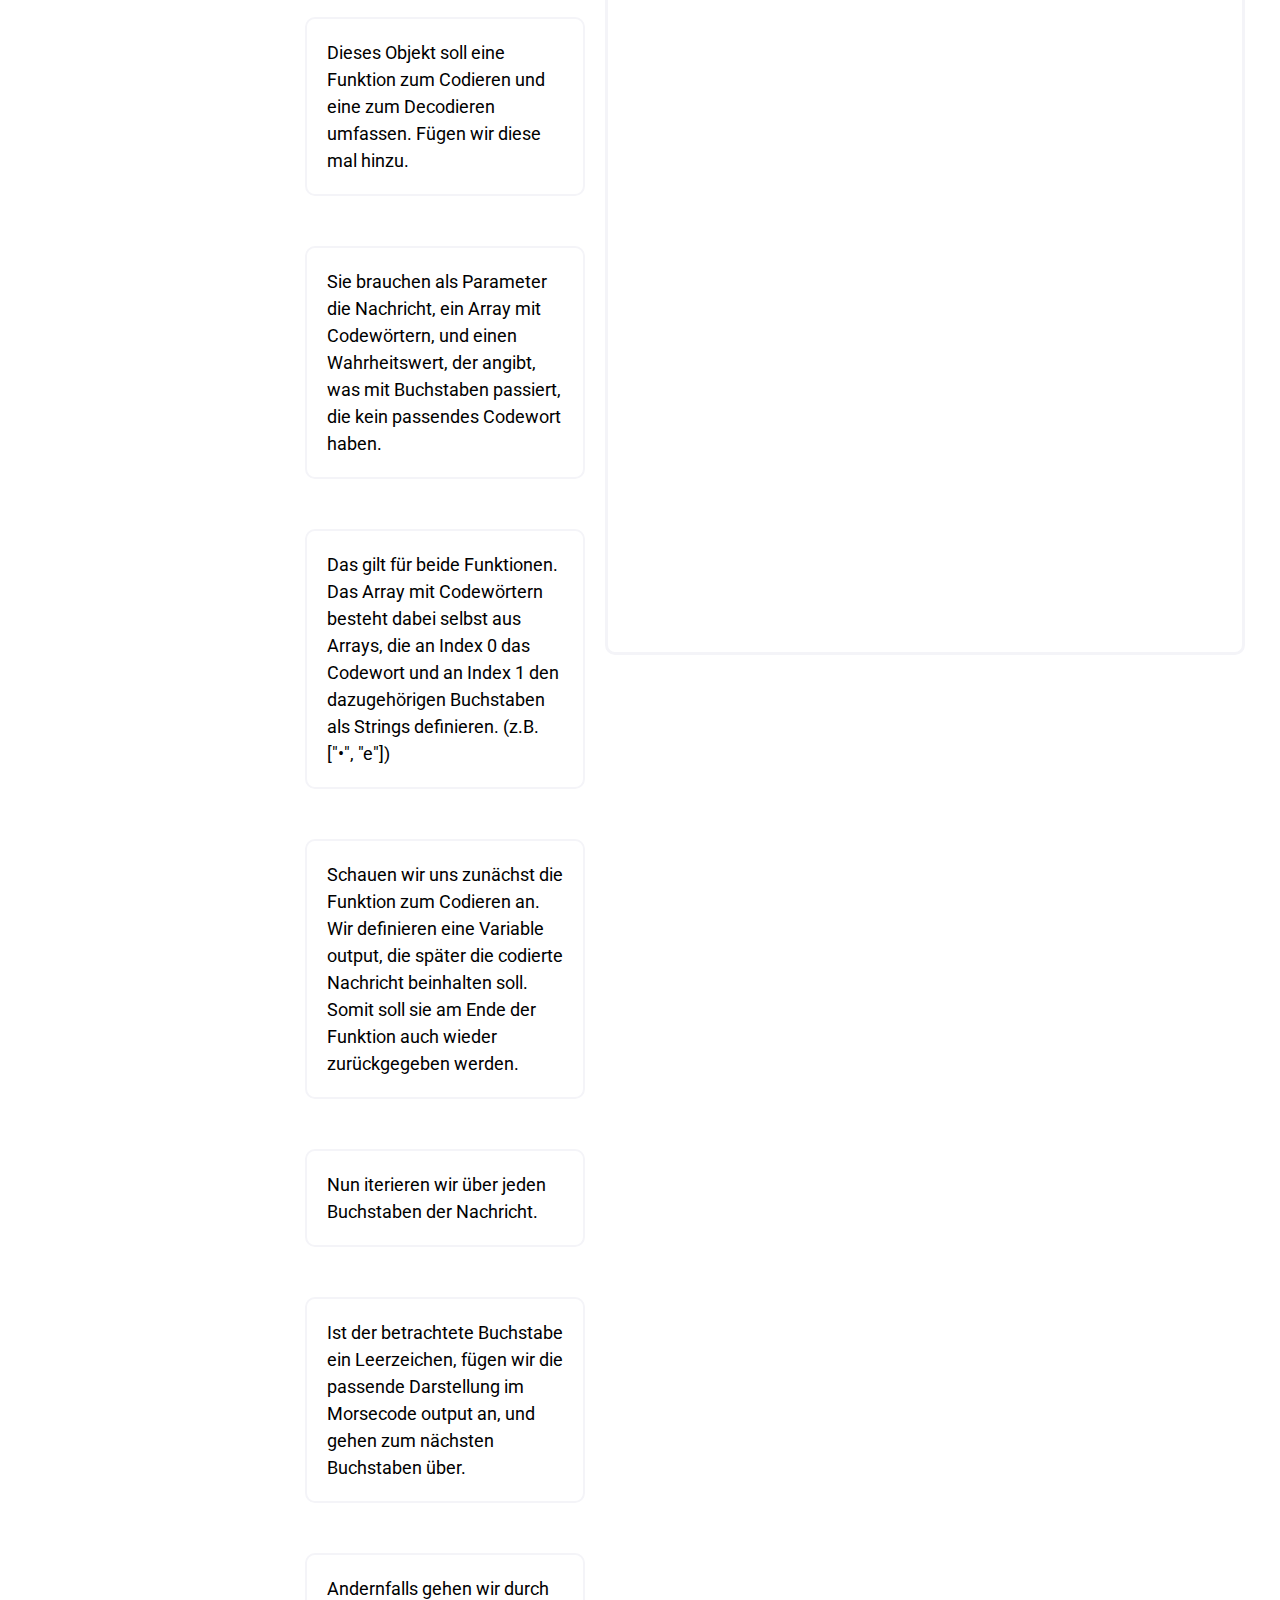
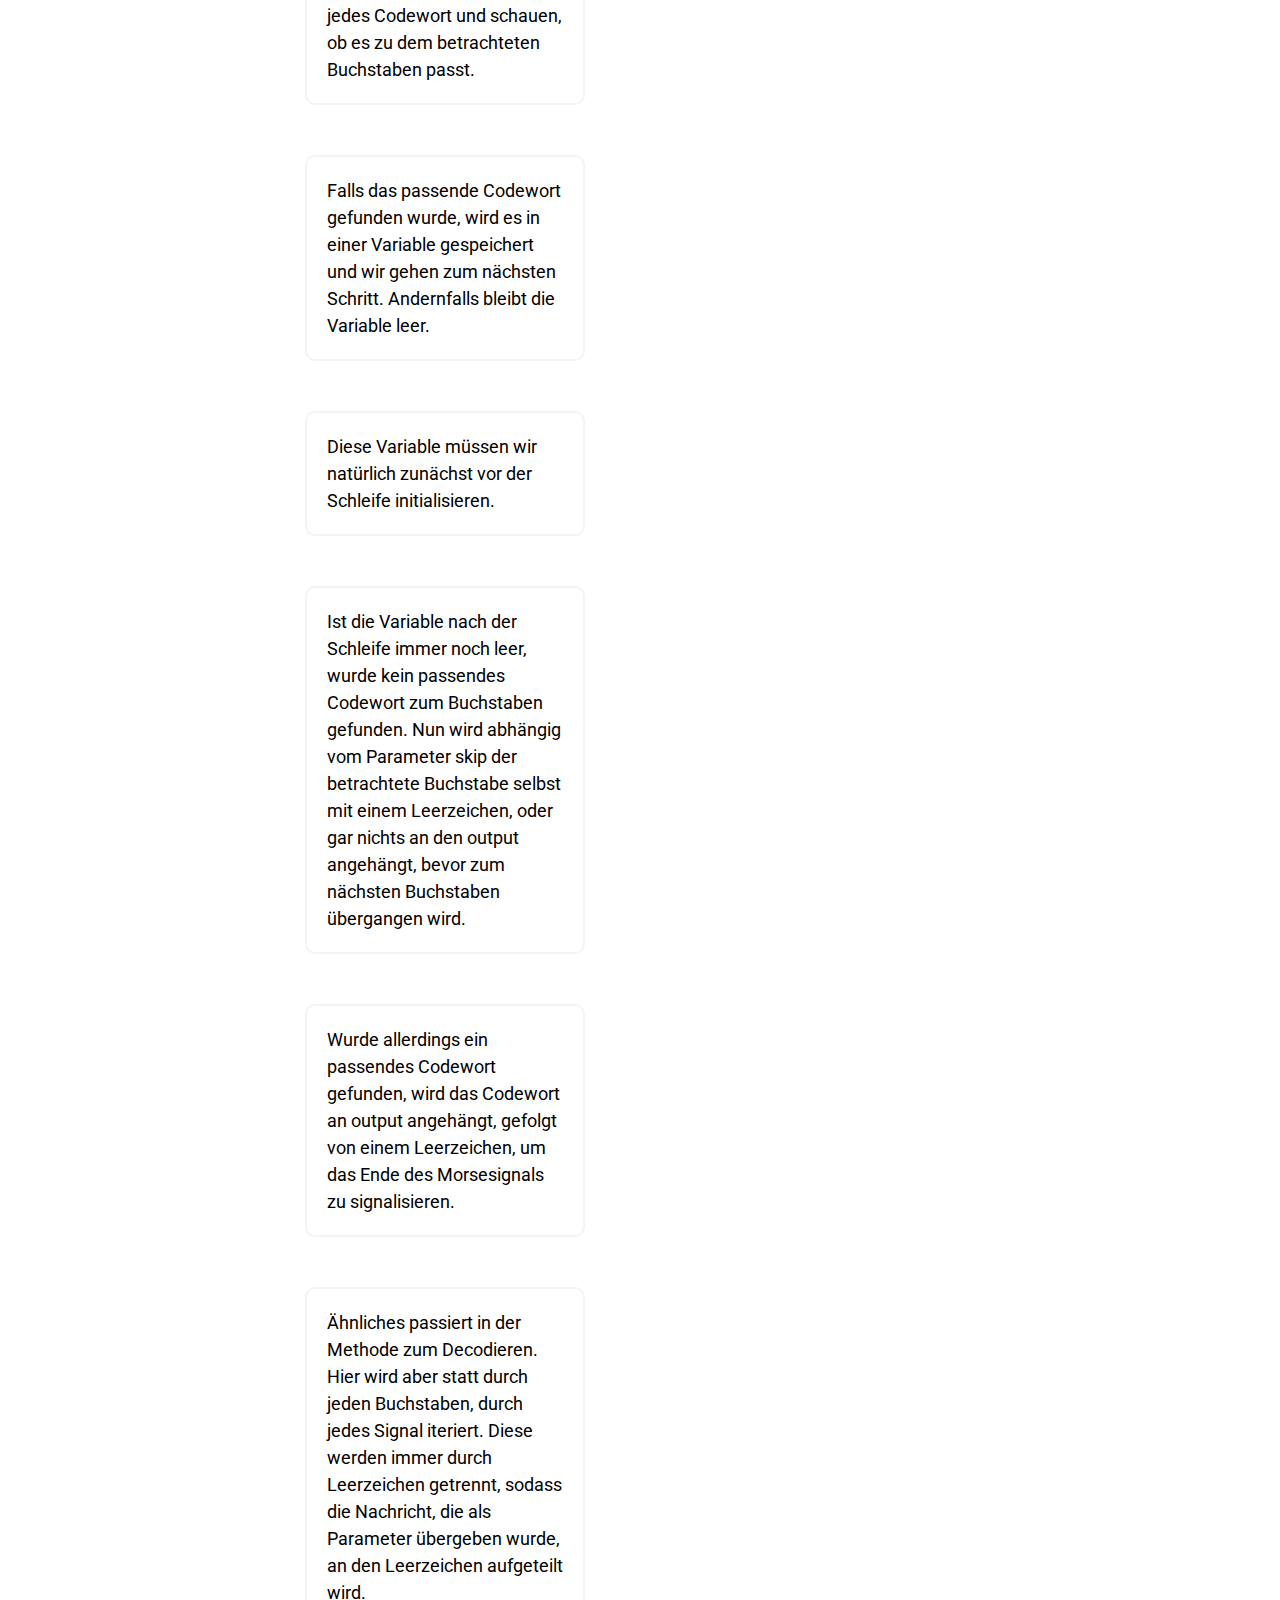
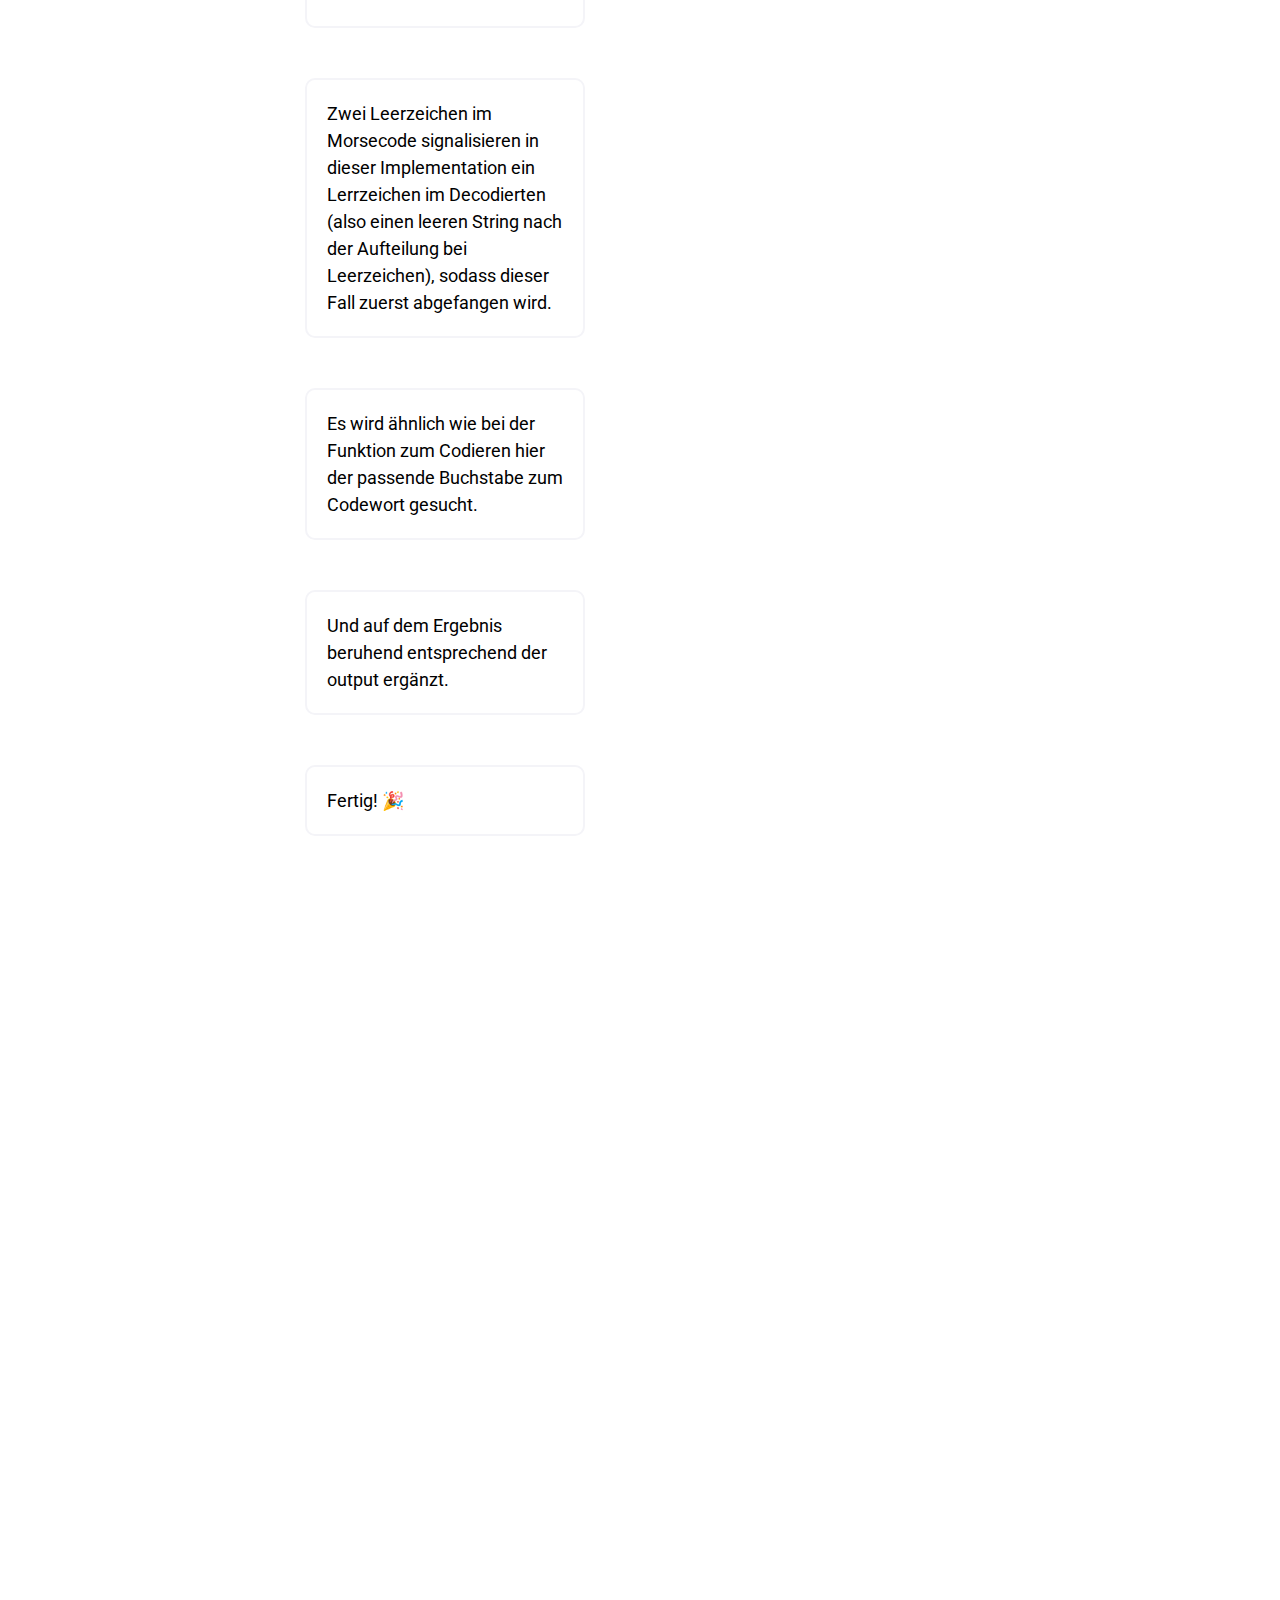
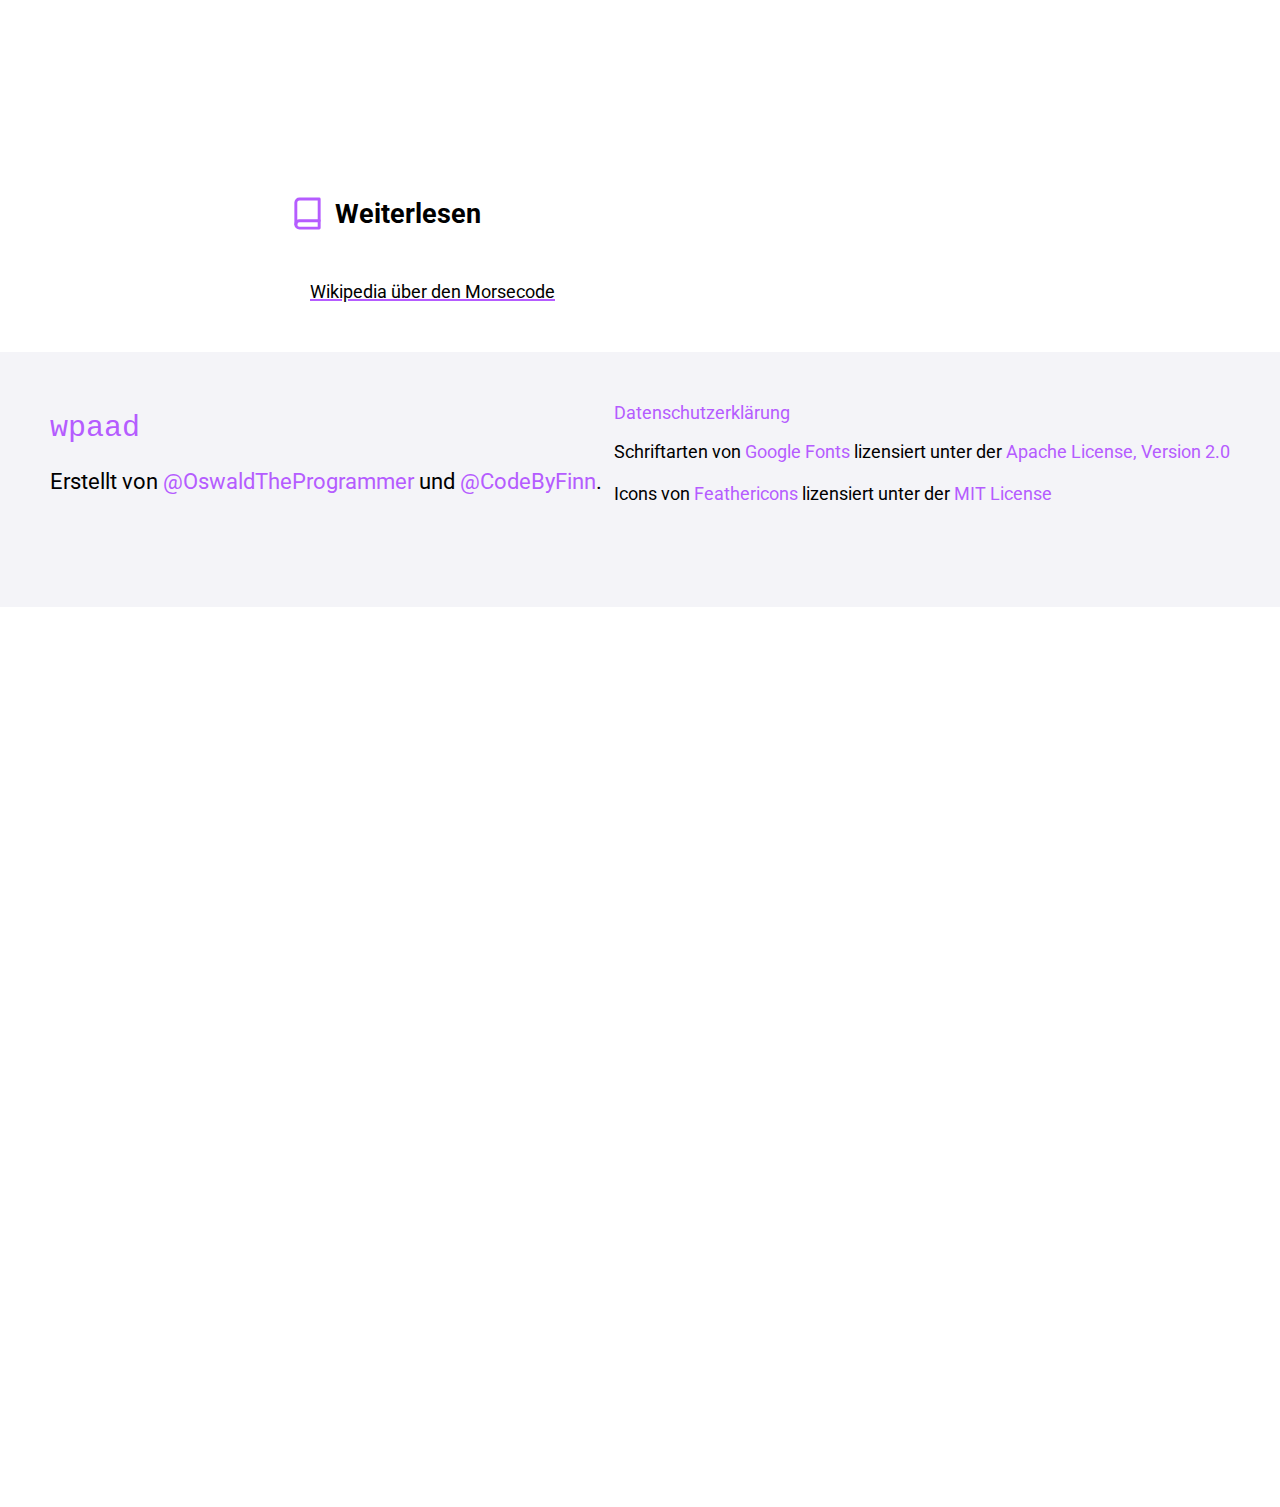
<file: explore/morse/morse.html>
<!DOCTYPE html>
<html lang="de">

<head>
  <meta charset="utf-8" />
  <meta name="viewport" content="width=device-width, initial-scale=1, user-scalable=no" />

  <title>Morsecode</title>
  <meta name="description" content="Lerne über den Morsecode und probiere ihn direkt aus." />

  <link rel="stylesheet" href="../explore-styles.css" />
  <link rel="preconnect" href="https://fonts.googleapis.com">
  <link rel="preconnect" href="https://fonts.gstatic.com" crossorigin>
  <link href="https://fonts.googleapis.com/css2?family=Roboto+Mono:ital@0;1&family=Roboto:ital,wght@0,300;0,400;0,500;0,700;1,300;1,400;1,500;1,700&display=swap" rel="stylesheet">

  <script src="morse.js" defer></script>
  <script src="../scripts/scrollbar.js" defer></script>
  <script src="../scripts/code-animation.js" defer></script>
  <script src="../scripts/copy.js" defer></script>
</head>

<body>
  <main>
    <div class="nav-container">
      <nav>
        <a href="../../index.html" id="home">
          <img src="../../icons/home.svg" />
        </a>
        <a href="../../index.html#gallery" id="gallery">
          <img src="../../icons/grid.svg" />
        </a>
        <div class="divider"></div>
        <a href="#overview">
          <img src="../../icons/layers.svg" />
        </a>
        <div class="connect"></div>
        <a href="#explanation">
          <img src="../../icons/align-left.svg" />
        </a>
        <div class="connect"></div>
        <a href="#test">
          <img src="../../icons/cpu.svg" />
        </a>
        <div class="connect"></div>
        <a href="#code">
          <img src="../../icons/terminal.svg" />
        </a>
        <div class="connect"></div>
        <a href="#further-reading">
          <img src="../../icons/book.svg" />
        </a>

        <select id="choose-paragraph" onchange="scrollParagraph()">
          <option value="0">Inhalt</option>
          <option value="1">Erklärung</option>
          <option value="2">Testen</option>
          <option value="3">Code</option>
          <option value="4">Weiterlesen</option>
        </select>
      </nav>
    </div>

    <h1 id="morse">Morse&shy;code</h1>

    <section id="overview">
      <div class="heading">
        <img src="../../icons/layers.svg" />
        <h2>Was dich erwartet</h2>
      </div>

      <div class="content">
        <ul>
          <li>
            <a href="#explanation">
              <div class="name">
                <img src="../../icons/align-left.svg" />
                <p>Erklärung</p>
              </div>
              <p class="description">
                Erfahre alles über die Geschichte und Funktionsweise des Morsecodes.
              </p>
            </a>
          </li>

          <li>
            <a href="#test">
              <div class="name">
                <img src="../../icons/cpu.svg" />
                <p>Testen</p>
              </div>
              <p class="description">
                Teste den Morsecode selbst aus und erfinde deine eigenen Zeichen.
              </p>
            </a>
          </li>

          <li>
            <a href="#code">
              <div class="name">
                <img src="../../icons/terminal.svg" />
                <p>Code</p>
              </div>
              <p class="description">
                Programmiere den Morsecode mithilfe unseres interaktiven Tutorials.
              </p>
            </a>
          </li>

          <li>
            <a href="#further-reading">
              <div class="name">
                <img src="../../icons/book.svg" />
                <p>Weiterlesen</p>
              </div>
              <p class="description">
                Links, um mehr über den Morsecode zu erfahren.
              </p>
            </a>
          </li>
        </ul>
      </div>
    </section>

    <section id="explanation">
      <div class="heading">
          <img src="../../icons/align-left.svg" />
          <h2>Erklärung</h2>
      </div>

      <div class="content">
        <p>
          Der Morsecode ist ein Code, der im 19. Jahrhundert erfunden wurde. Zunächst von Samuel Morse in unvollständiger Form aufgeschrieben,
          wurde er später standardisiert.
        </p>
        <p>
          Das Codierungsverfahren wurde zur Kommunikation über
          Telegrafen, aber auch über Funk eingesetzt. Die verschiedenen Codewörter bestehen aus kurzen und langen Signalen, die beispielsweise
          optisch oder auch akkustisch übertragen werden können.
        </p>
        <div class="accordion top-level">
          <input type="checkbox" name="telegraph" id="telegraph">
          <label for="telegraph">
            <div class="closed">
              <img src="../../icons/info.svg" />
              <p>Was ist ein Telegraph?</p>
            </div>
            <div class="opened">
              <img src="../../icons/info.svg" />
              <p>Was ist ein Telegraph?</p>
            </div>
          </label>
          <div class="detail">
            <p>
              Mit einem Telegraphen (auch Telegraf geschrieben) können Nachrichten, sogenannte Telegramme, übertragen werden. Es gibt sehr 
              unterschiedliche Arten von Telegraphen, wie den elektrischen Telegraphen, mit dem Nachrichten durch elektrische Impulse 
              übertragen werden.
          </div>
        </div>
        <p>
          Als Darstellung werden häufig Punkte für kurze Signale, und Striche für lange Signale verwendet. Unten ist eine Liste mit häufig gebrauchten Codewörtern
          abgebildet.
        </p>
        <p class="example example-flex">
          <span>A &rarr; &bull;&ndash;</span>
          <span>B &rarr; &ndash;&bull;&bull;&bull;</span>
          <span>C &rarr; &ndash;&bull;&ndash;&bull;</span>
          <span>D &rarr; &ndash;&bull;&bull;</span>
          <span>E &rarr; &bull;</span>
          <span>F &rarr; &bull;&bull;&ndash;&bull;</span>
          <span>G &rarr; &ndash;&ndash;&bull;</span>
          <span>H &rarr; &bull;&bull;&bull;&bull;</span>
          <span>I &rarr; &bull;&bull;</span>
          <span>J &rarr; &bull;&ndash;&ndash;&ndash;</span>
          <span>K &rarr; &ndash;&bull;&ndash;</span>
          <span>L &rarr; &bull;&ndash;&bull;&bull;</span>
          <span>M &rarr; &ndash;&ndash;</span>
          <span>N &rarr; &ndash;&bull;</span>
          <span>O &rarr; &ndash;&ndash;&ndash;</span>
          <span>P &rarr; &bull;&ndash;&ndash;&bull;</span>
          <span>Q &rarr; &ndash;&ndash;&bull;&ndash;</span>
          <span>R &rarr; &bull;&ndash;&bull;</span>
          <span>S &rarr; &bull;&bull;&bull;</span>
          <span>T &rarr; &ndash;</span>
          <span>U &rarr; &bull;&bull;&ndash;</span>
          <span>V &rarr; &bull;&bull;&bull;&ndash;</span>
          <span>W &rarr; &bull;&ndash;&ndash;</span>
          <span>X &rarr; &ndash;&bull;&bull;&ndash;</span>
          <span>Y &rarr; &ndash;&bull;&ndash;&ndash;</span>
          <span>Z &rarr; &ndash;&ndash;&bull;&bull;</span>
        </p>
        <p>
          Häufig wird behauptet der Morsecode sei nicht präfixfrei. Belegt wird diese Behauptung damit, dass ein Codewort
          der Beginn eines anderen sein kann. Das codierte &quot;e&quot; sei beispielsweise der Beginn des codierten &quot;a&quot;.
          Tatsächlich ist der Morsecode jedoch präfixfrei, da theoretisch ein Codewort immer mit einer Pause beendet wird, die nicht
          innerhalb eines Codeworts vorkommen kann.
        </p>
        <div class="accordion top-level">
          <input type="checkbox" name="prefix" id="prefix">
          <label for="prefix">
            <div class="closed">
              <img src="../../icons/info.svg" />
              <p>Was bedeutet präfixfrei?</p>
            </div>
            <div class="opened">
              <img src="../../icons/info.svg" />
              <p>Was bedeutet präfixfrei?</p>
            </div>
          </label>
          <div class="detail">
            <p>
              Ein Code gilt als präfixfrei, wenn kein Codewort der Beginn eines anderen Codeworts ist. Gibt es in einem Code beispielsweise 
              die Codewörter <em>apfel</em> und <em>apfelbaum</em>, so ist er nicht präfixfrei, da <em>apfel</em> der Beginn von 
              <em>apfelbaum</em> ist.
            </p>
          </div>
        </div>
        <p>
          Der Morsecode verwendet tatsächlich drei unterschiedliche Pausen: eine zwischen
          kurzen bzw. langen Signalen, eine längere zwischen Codewörtern, und die längste als Signal zum Ende eines Wortes.
          Damit kommt der Morsecode auf insgesamt 5 eingesetzte Elemente.
        </p>
      </div>
    </section>

    <section id="test">
      <div class="heading">
        <img src="../../icons/cpu.svg" />
        <h2>Testen</h2>
      </div>

      <div class="content">
        <div class="accordion">
          <input type="checkbox" name="alphabet" id="alphabet">
          <label for="alphabet">
            <div class="closed">
              <img src="../../icons/chevron-right.svg" />
              Zeichen
            </div>
            <div class="opened">
              <img src="../../icons/chevron-down.svg" />
              Zeichen
            </div>
          </label>
          <div class="detail">
            <p>
              Hier kannst du, wenn du magst, weitere Codewörter des Morsecodes einfügen, oder auch deinen
              eigenen Code mit kurzen und langen Signalen definieren. Pausen musst du nicht hinzufügen,
              das machen wir automatisch.
            </p>

            <div id="list-wrapper">

            </div>

            <button class="codeword-button" onclick="addCode()"><img src="../../icons/plus.svg" /> Codewort hinzufügen</button>
            <button class="codeword-button" onclick="resetCodes()"><img src="../../icons/rotate-ccw.svg" /> Zurücksetzen</button>
          </div>
        </div>

        <div class="accordion">
          <input type="checkbox" name="more" id="more">
          <label for="more">
            <div class="closed">
              <img src="../../icons/chevron-right.svg" />
              Mehr
            </div>
            <div class="opened">
              <img src="../../icons/chevron-down.svg" />
              Mehr
            </div>
          </label>
          <div class="detail">
            <div class="switch">
              <input type="checkbox" id="case-sensitive" oninput="testInputChanged()" />
              <label for="case-sensitive">
                <p>
                  Groß- / Kleinschreibung beachten
                </p>
                <div class="checked"><div class="circle"></div></div>
                <div class="unchecked"><div class="disabled-circle"></div></div>
              </label>
            </div>
          </div>
        </div>

        <div class="input-area">
          <div class="top">
            <div class="left">
              <img src="../../icons/edit-2.svg" />
              Eingabe
            </div>
            <div class="right"></div>
          </div>
          <textarea class="input" id="test-input" name="input" rows="8" placeholder="Gib hier einen Text ein" oninput="testInputChanged()"></textarea>
        </div>

        <div class="direction-select">
          <input type="radio" name="direction" id="encrypt" value="encrypt" onclick="testDirectionChanged()" checked>
          <label for="encrypt" id="encrypt-label">
            <img src="../../icons/check.svg" class="checked-indicator"/>
            <img src="../../icons/lock.svg" />
            Codieren
          </label>
          <input type="radio" name="direction" id="decrypt" value="decrypt" onclick="testDirectionChanged()">
          <label for="decrypt" id="decrypt-label">
            <img src="../../icons/check.svg" class="checked-indicator"/>
            <img src="../../icons/unlock.svg" />
            Decodieren
          </label>
        </div>

        <div class="input-area">
          <div class="top">
            <div class="left">
              <img src="../../icons/lock.svg" id="direction-icon-lock" />
              <img src="../../icons/unlock.svg" id="direction-icon-unlock" />
              Ausgabe
            </div>
            <div class="right"></div>
          </div>
          <textarea class="output" id="test-output" name="input" rows="8" placeholder="Hier steht dann der verschlüsselte Text" readonly></textarea>
        </div>
      </div>

      <button id="copy-button" onclick="copy(this)" class="copy-button">Kopieren</button>
    </section>

    <section id="code">
      <div class="heading">
        <img src="../../icons/terminal.svg" />
        <h2>Code</h2>
      </div>

      <div class="content">
        <div class="accordion show-code top-level mobile-instructions-container">
          <input type="checkbox" name="code-instructions" id="code-instructions">
          <label for="code-instructions">
            <div class="closed">
              <img src="../../icons/chevron-right.svg" />
              Codetutorial einblenden
            </div>
            <div class="opened">
              <img src="../../icons/chevron-down.svg" />
              Codetutorial einblenden
            </div>
          </label>
          <div class="detail">
            <div id="mobile-instructions">

            </div>
          </div>
        </div>

        <div class="instructions" id="instruction-container">
          <p>
            Erstellen wir zuerst ein Objekt mit dem Namen Morse, das all die wichtigen Funktionen bündelt.
          </p>
          <p>
            Dieses Objekt soll eine Funktion zum Codieren und eine zum Decodieren umfassen. Fügen wir diese mal hinzu.
          </p>
          <p>
            Sie brauchen als Parameter die Nachricht, ein Array mit Codewörtern, und einen Wahrheitswert,
            der angibt, was mit Buchstaben passiert, die kein passendes Codewort haben.
          </p>
          <p>
            Das gilt für beide Funktionen. Das Array mit Codewörtern besteht dabei selbst aus Arrays, die
            an Index 0 das Codewort und an Index 1 den dazugehörigen Buchstaben als Strings definieren. (z.B. [&quot;&bull;&quot;, &quot;e&quot])
          </p>
          <p>
            Schauen wir uns zunächst die Funktion zum Codieren an. Wir definieren eine Variable output, die später die codierte Nachricht
            beinhalten soll. Somit soll sie am Ende der Funktion auch wieder zurückgegeben werden.
          </p>
          <p>
            Nun iterieren wir über jeden Buchstaben der Nachricht.
          </p>
          <p>
            Ist der betrachtete Buchstabe ein Leerzeichen, fügen wir die passende Darstellung im Morsecode output an, und
            gehen zum nächsten Buchstaben über.
          </p>
          <p>
            Andernfalls gehen wir durch jedes Codewort und schauen, ob es zu dem betrachteten Buchstaben passt.
          </p>
          <p>
            Falls das passende Codewort gefunden wurde, wird es in einer Variable gespeichert und wir gehen zum nächsten Schritt. Andernfalls
            bleibt die Variable leer.
          </p>
          <p>
            Diese Variable müssen wir natürlich zunächst vor der Schleife initialisieren.
          </p>
          <p>
            Ist die Variable nach der Schleife immer noch leer, wurde kein passendes Codewort zum Buchstaben gefunden.
            Nun wird abhängig vom Parameter skip der betrachtete Buchstabe selbst mit einem Leerzeichen,
            oder gar nichts an den output angehängt, bevor zum nächsten Buchstaben übergangen wird.
          </p>
          <p>
            Wurde allerdings ein passendes Codewort gefunden, wird das Codewort an output angehängt, gefolgt von einem Leerzeichen, um das Ende des
            Morsesignals zu signalisieren.
          </p>
          <p>
            Ähnliches passiert in der Methode zum Decodieren. Hier wird aber statt durch jeden Buchstaben, durch jedes Signal iteriert.
            Diese werden immer durch Leerzeichen getrennt, sodass die Nachricht, die als Parameter übergeben wurde, an den Leerzeichen aufgeteilt wird.
          </p>
          <p>
            Zwei Leerzeichen im Morsecode signalisieren in dieser Implementation ein Lerrzeichen im Decodierten (also einen leeren String nach der Aufteilung bei Leerzeichen),
            sodass dieser Fall zuerst abgefangen wird.
          </p>
          <p>
            Es wird ähnlich wie bei der Funktion zum Codieren hier der passende Buchstabe zum Codewort gesucht.
          </p>
          <p>
            Und auf dem Ergebnis beruhend entsprechend der output ergänzt.
          </p>
          <p>
            Fertig! 🎉
          </p>
        </div>
        <div class="code-wrapper">
          <div class="code" id="code-container">
          </div>
        </div>
      </div>
    </section>

    <section id="further-reading">
      <div class="heading">
        <img src="../../icons/book.svg" />
        <h2>Weiterlesen</h2>
      </div>
      <div class="content">
        <a href="https://de.wikipedia.org/wiki/Morsecode">
          Wikipedia über den Morsecode
        </a>

      </div>
    </section>
  </main>

  <footer>
    <div class="first-column">
      <a href="../../index.html" class="wpaad-footer">
        wpaad
      </a>
      <p class="authors">
        Erstellt von <a href="https://www.github.com/oswaldtheprogrammer">@OswaldTheProgrammer</a> und <a href="https://www.github.com/codebyfinn">@CodeByFinn</a>.
      </p>
    </div>

    <div class="licenses-and-policy">
      <a class="policy" href="../../privacy-policy.html">Datenschutzerklärung</a>
      <p>Schriftarten von <a href="https://fonts.google.com">Google Fonts</a> lizensiert unter der <a href="http://www.apache.org/licenses/LICENSE-2.0">Apache License, Version 2.0</a></p>
      <p>Icons von <a href="https://feathericons.com/">Feathericons</a> lizensiert unter der <a href="https://github.com/feathericons/feather/blob/master/LICENSE">MIT License</a></p>
    </div>
  </footer>
</body>

</html>
</file>
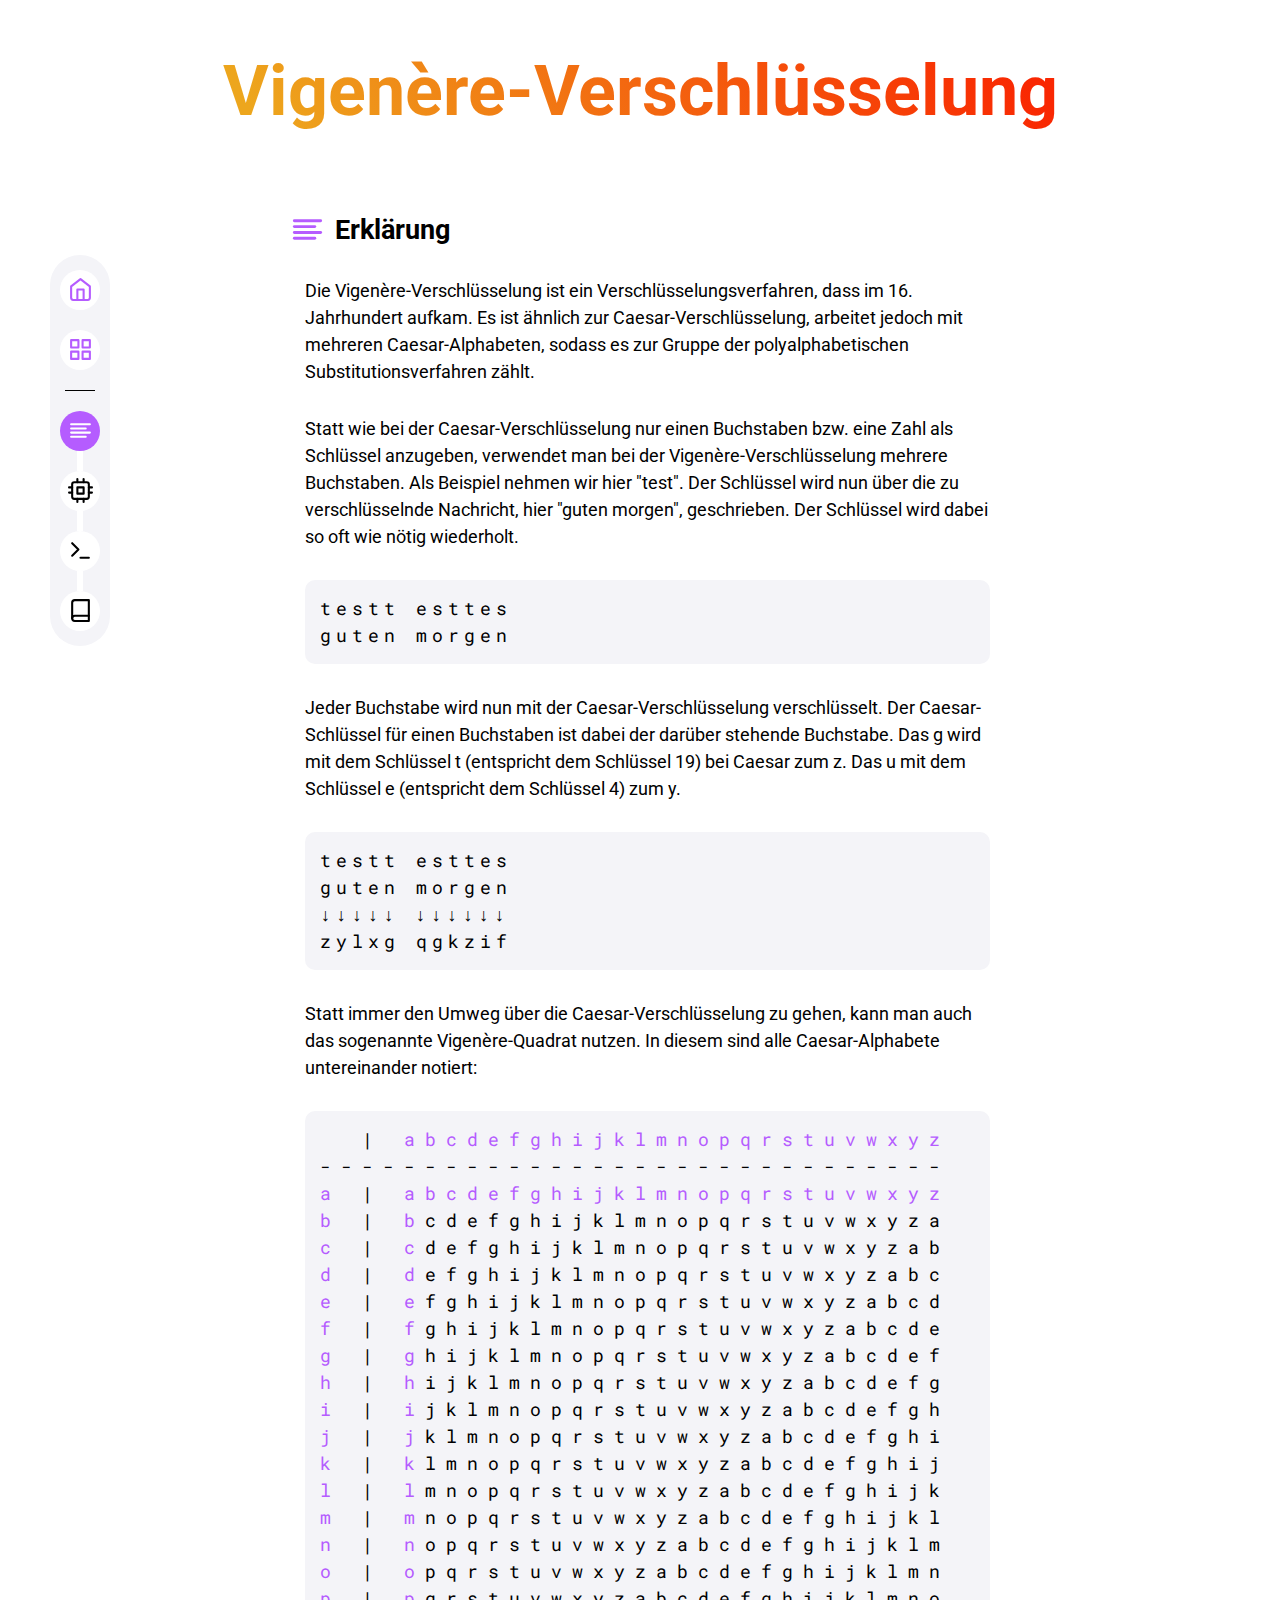
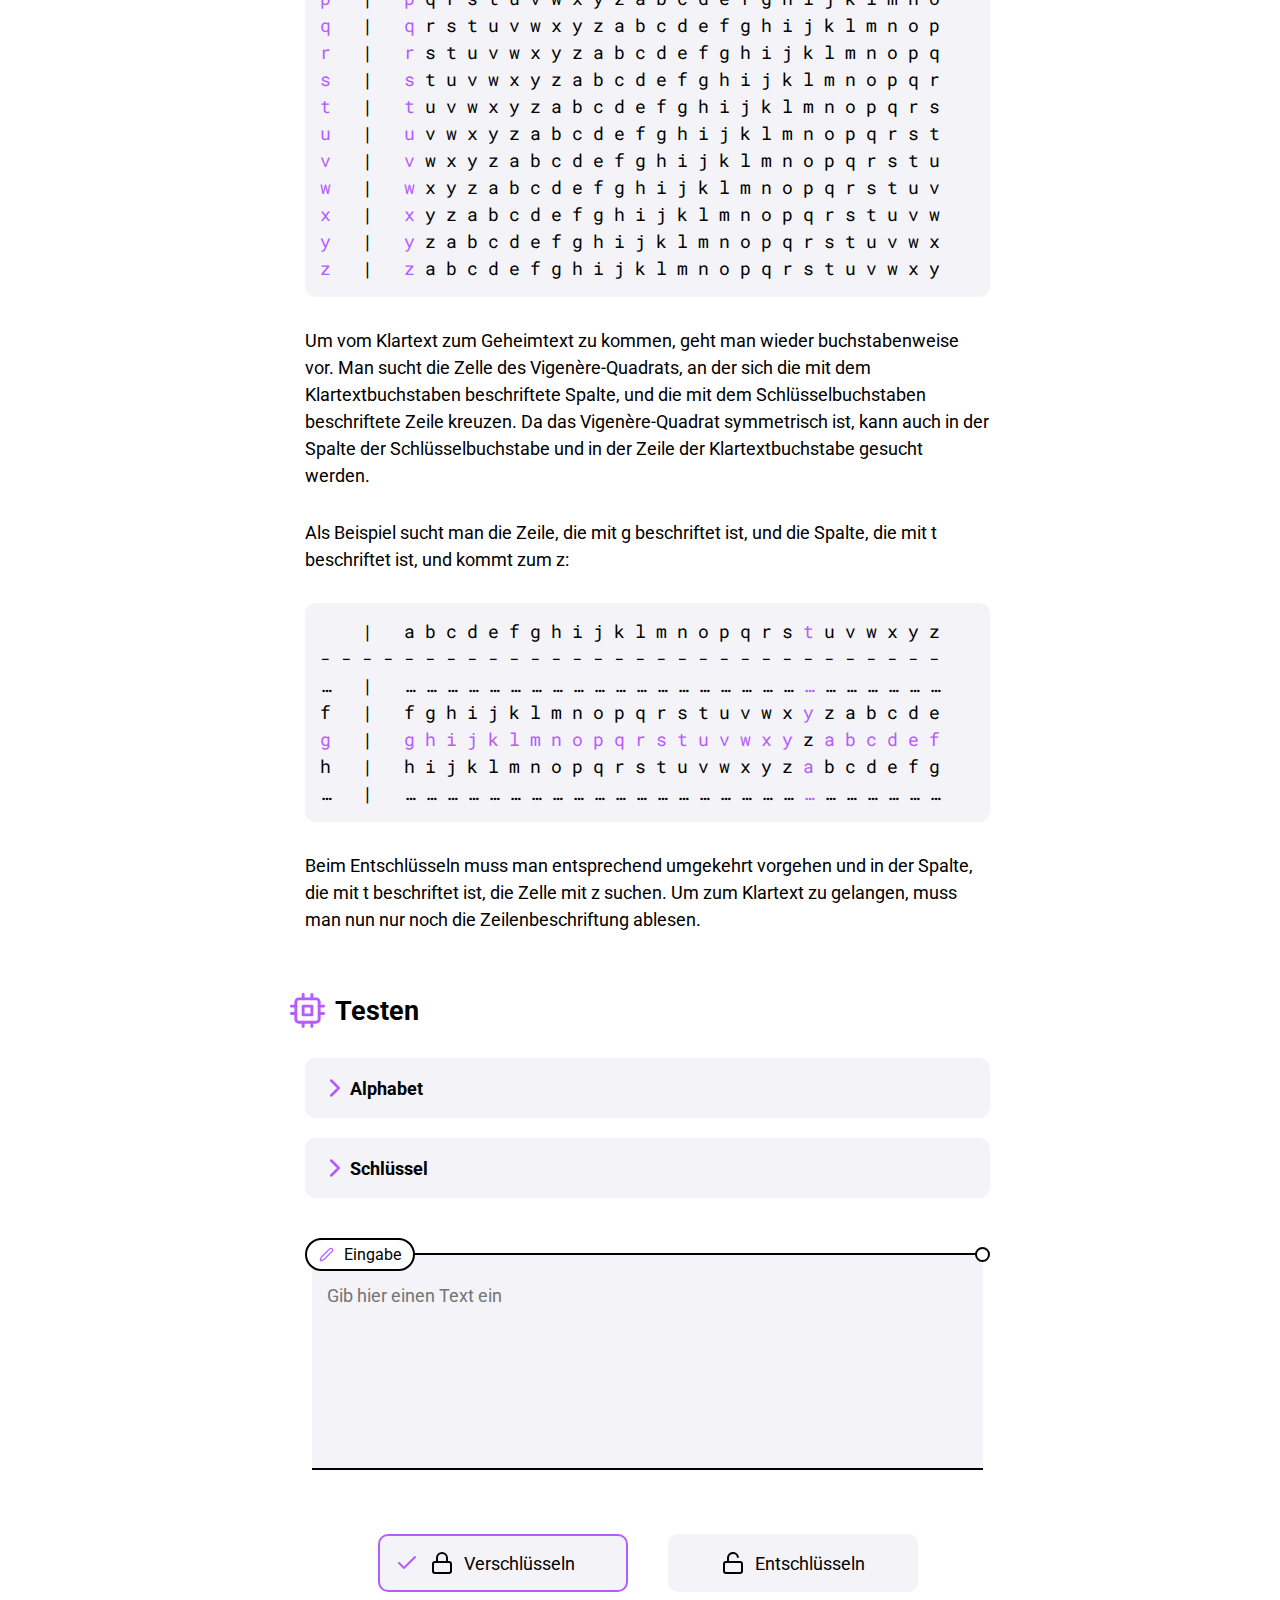
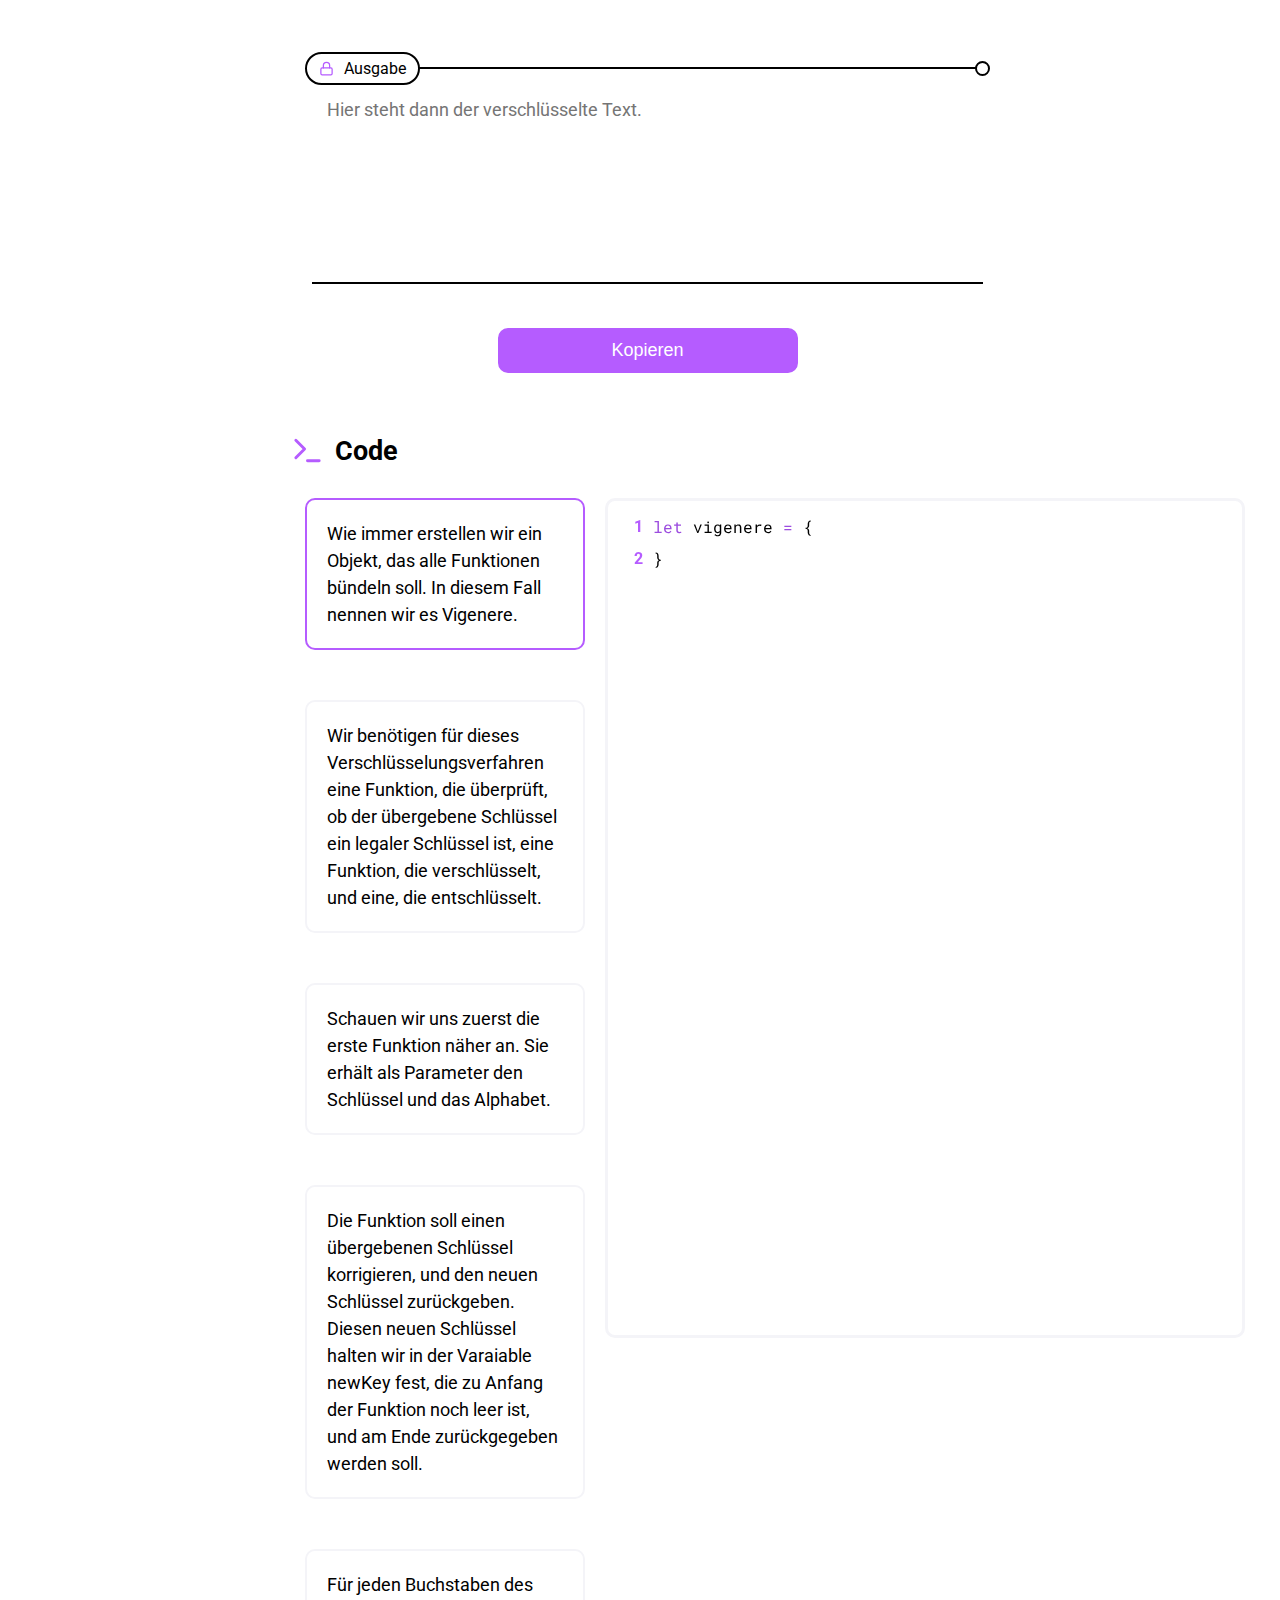
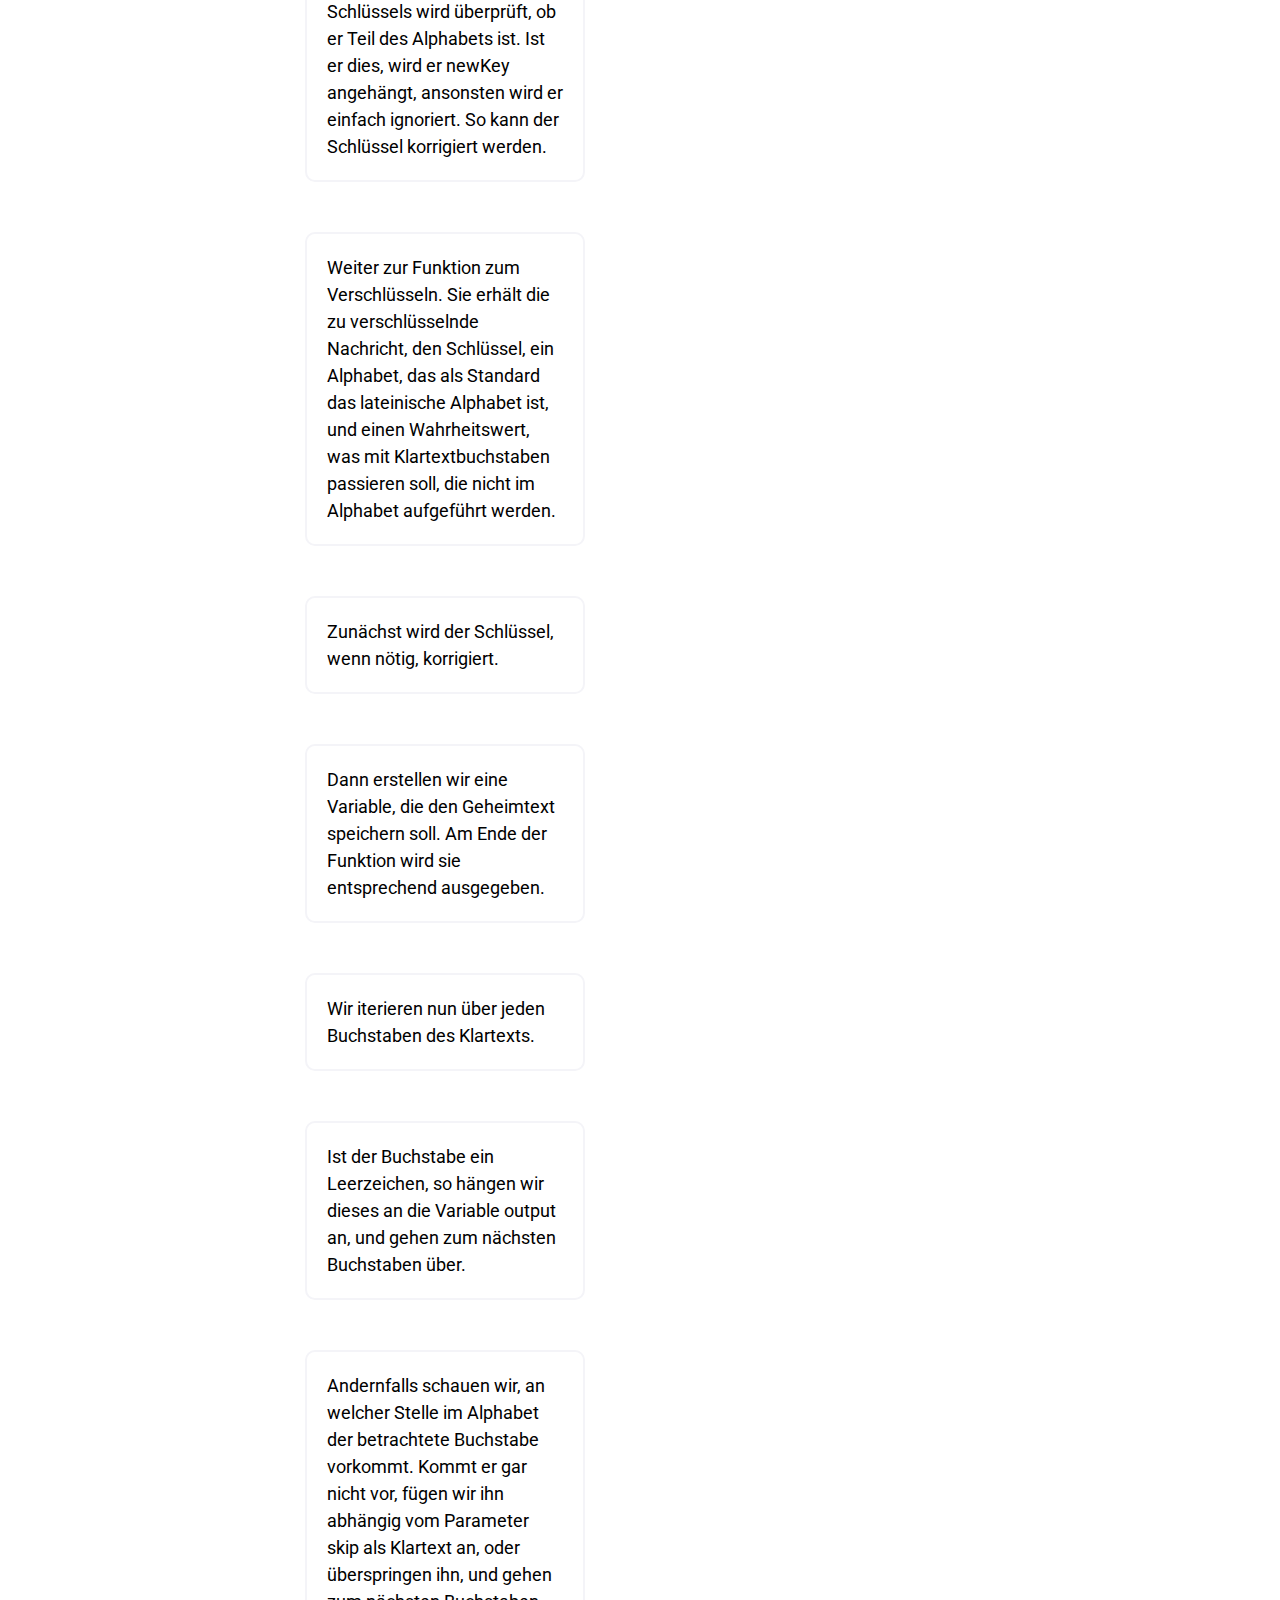
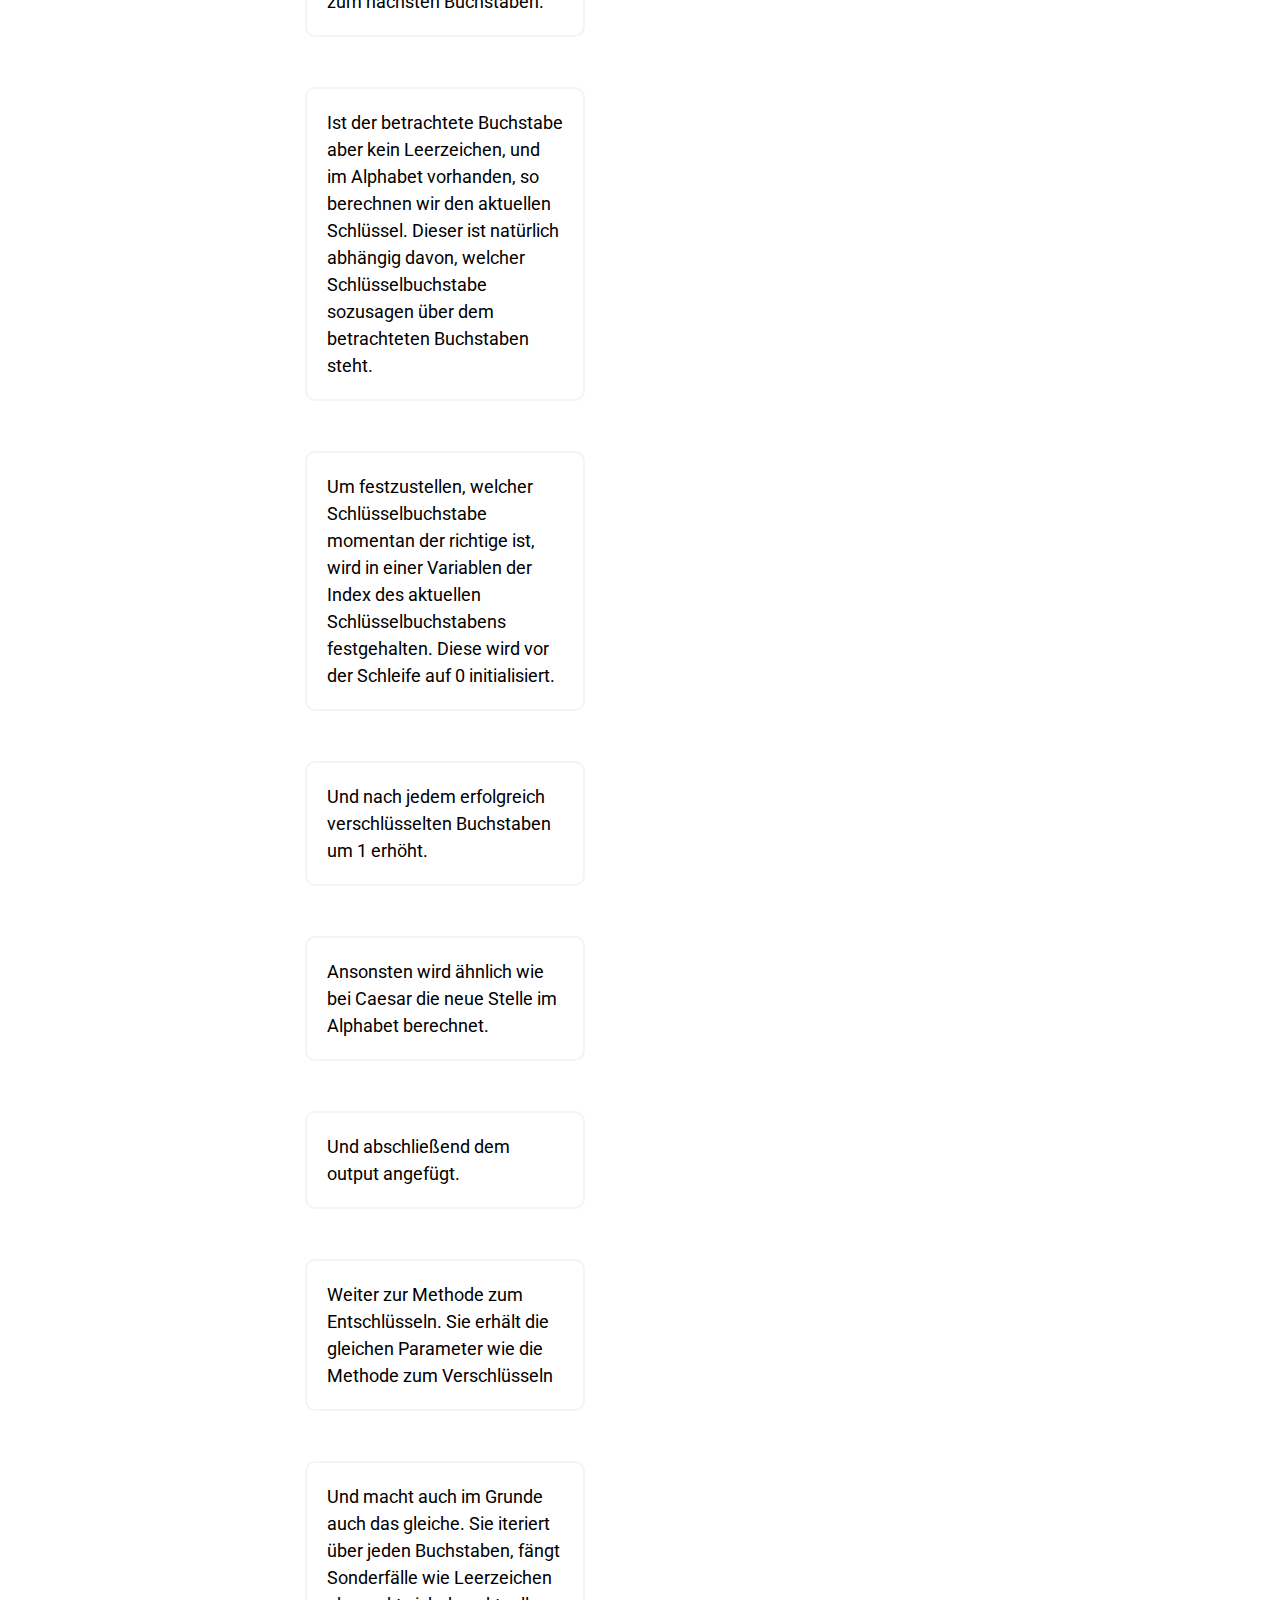
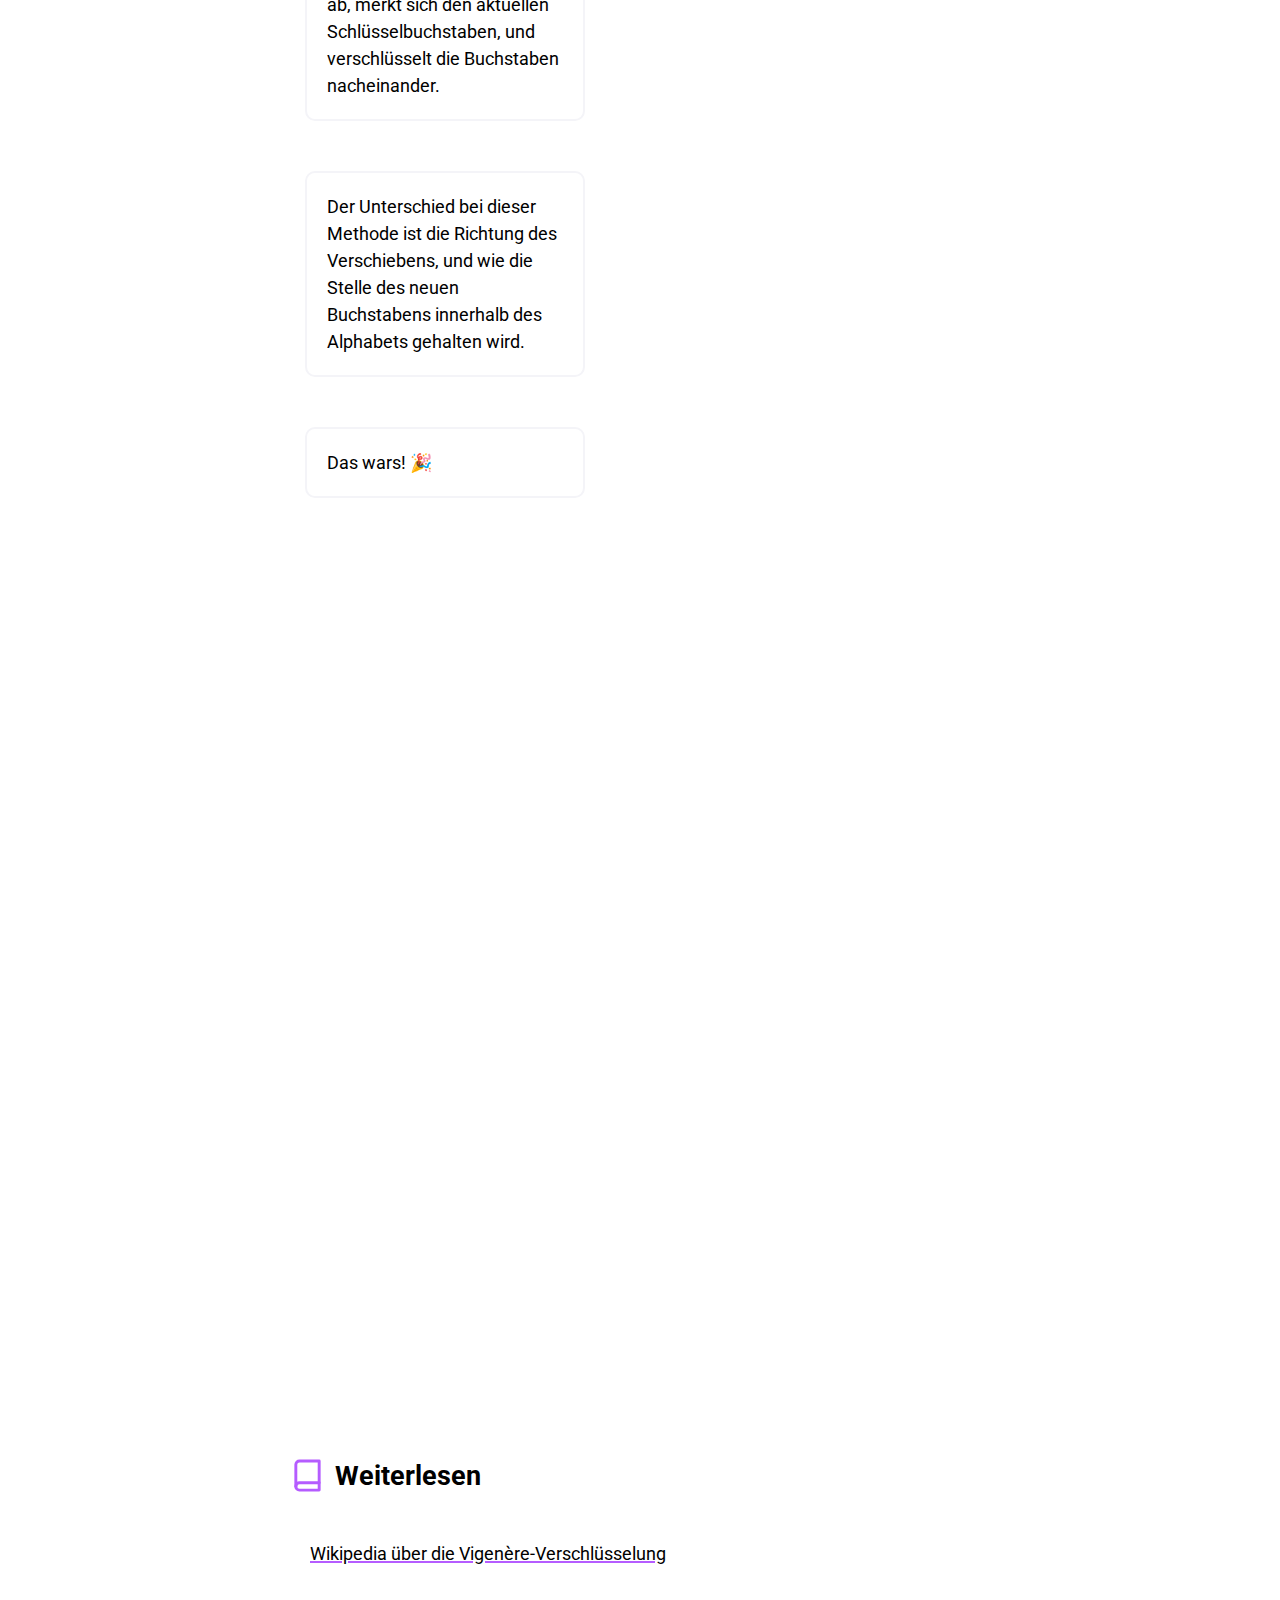
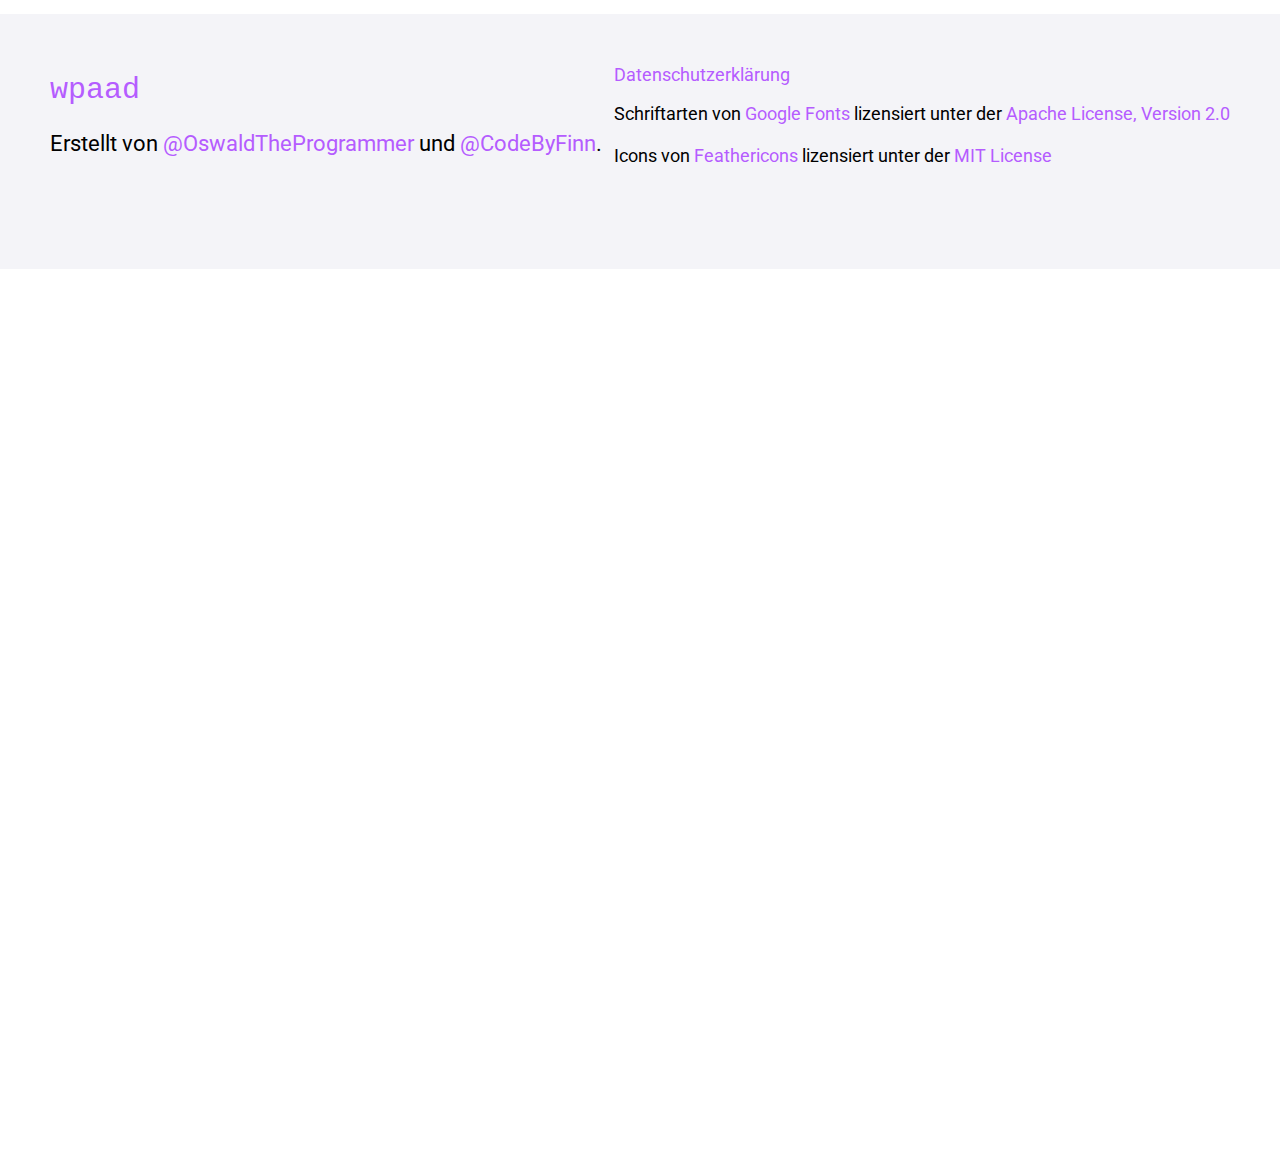
<file: explore/vigenere/vigenere.html>
<!DOCTYPE html>
<html lang="de">

<head>
  <meta charset="utf-8" />
  <meta name="viewport" content="width=device-width, initial-scale=1, user-scalable=no" />

  <title>Vigenère</title>
  <link rel="stylesheet" href="../explore-styles.css" />
  <link rel="preconnect" href="https://fonts.googleapis.com">
  <link rel="preconnect" href="https://fonts.gstatic.com" crossorigin>
  <link href="https://fonts.googleapis.com/css2?family=Roboto+Mono:ital@0;1&family=Roboto:ital,wght@0,300;0,400;0,500;0,700;1,300;1,400;1,500;1,700&display=swap" rel="stylesheet">

  <script src="vigenere.js" defer></script>
  <script src="../scripts/scrollbar.js" defer></script>
  <script src="../scripts/code-animation.js" defer></script>
  <script src="../scripts/copy.js" defer></script>
</head>

<body>

  <main>
    <div class="nav-container">
        <nav>
          <a href="../../index.html" id="home">
            <img src="../../icons/home.svg" />
          </a>
          <a href="../../index.html#gallery" id="gallery">
            <img src="../../icons/grid.svg" />
          </a>
          <div class="divider"></div>
          <a href="#explanation">
            <img src="../../icons/align-left.svg" />
          </a>
          <div class="connect"></div>
          <a href="#test">
            <img src="../../icons/cpu.svg" />
          </a>
          <div class="connect"></div>
          <a href="#code">
            <img src="../../icons/terminal.svg" />
          </a>
          <div class="connect"></div>
          <a href="#further-reading">
            <img src="../../icons/book.svg" />
          </a>

          <select id="choose-paragraph" onchange="scrollParagraph()">
            <option value="0">Erklärung</option>
            <option value="1">Testen</option>
            <option value="2">Code</option>
            <option value="3">Weiterlesen</option>
          </select>
        </nav>
      </div>

    <h1 id="vigenere">Vigenère-Verschlüsselung</h1>

    <section id="explanation">
      <div class="heading">
          <img src="../../icons/align-left.svg" />
          <h2>Erklärung</h2>
      </div>

      <div class="content">
        <p>
          Die Vigenère-Verschlüsselung ist ein Verschlüsselungsverfahren, dass im 16. Jahrhundert aufkam. Es ist ähnlich zur Caesar-Verschlüsselung,
          arbeitet jedoch mit mehreren Caesar-Alphabeten, sodass es zur Gruppe der polyalphabetischen Substitutionsverfahren zählt.
        </p>
        <p>
          Statt wie bei der Caesar-Verschlüsselung nur einen Buchstaben bzw. eine Zahl als Schlüssel anzugeben, verwendet man bei der Vigenère-Verschlüsselung
          mehrere Buchstaben. Als Beispiel nehmen wir hier &quot;test&quot;. Der Schlüssel wird nun über die zu verschlüsselnde Nachricht, hier &quot;guten morgen&quot;,
          geschrieben. Der Schlüssel wird dabei so oft wie nötig wiederholt.
        </p>
        <p class="example">
          testt esttes <br />
          guten morgen
        </p>
        <p>
          Jeder Buchstabe wird nun mit der Caesar-Verschlüsselung verschlüsselt. Der Caesar-Schlüssel für einen Buchstaben ist dabei der darüber stehende Buchstabe.
          Das g wird mit dem Schlüssel t (entspricht dem Schlüssel 19) bei Caesar zum z. Das u mit dem Schlüssel e (entspricht dem Schlüssel 4) zum y.
        </p>
        <p class="example">
          testt esttes <br />
          guten morgen <br />
          &darr;&darr;&darr;&darr;&darr; &darr;&darr;&darr;&darr;&darr;&darr; <br />
          zylxg qgkzif
        </p>
        <p>
          Statt immer den Umweg über die Caesar-Verschlüsselung zu gehen, kann man auch das sogenannte Vigenère-Quadrat nutzen. In diesem sind alle Caesar-Alphabete
          untereinander notiert:
        </p>
        <p class="example more-space" id="vigenere-example">
          &nbsp;&nbsp;| <em>abcdefghijklmnopqrstuvwxyz</em> <br />
          ------------------------------ <br />
          <em>a</em> | <em>abcdefghijklmnopqrstuvwxyz</em> <br />
          <em>b</em> | <em>b</em>cdefghijklmnopqrstuvwxyza <br />
          <em>c</em> | <em>c</em>defghijklmnopqrstuvwxyzab <br />
          <em>d</em> | <em>d</em>efghijklmnopqrstuvwxyzabc <br />
          <em>e</em> | <em>e</em>fghijklmnopqrstuvwxyzabcd <br />
          <em>f</em> | <em>f</em>ghijklmnopqrstuvwxyzabcde <br />
          <em>g</em> | <em>g</em>hijklmnopqrstuvwxyzabcdef <br />
          <em>h</em> | <em>h</em>ijklmnopqrstuvwxyzabcdefg <br />
          <em>i</em> | <em>i</em>jklmnopqrstuvwxyzabcdefgh <br />
          <em>j</em> | <em>j</em>klmnopqrstuvwxyzabcdefghi <br />
          <em>k</em> | <em>k</em>lmnopqrstuvwxyzabcdefghij <br />
          <em>l</em> | <em>l</em>mnopqrstuvwxyzabcdefghijk <br />
          <em>m</em> | <em>m</em>nopqrstuvwxyzabcdefghijkl <br />
          <em>n</em> | <em>n</em>opqrstuvwxyzabcdefghijklm <br />
          <em>o</em> | <em>o</em>pqrstuvwxyzabcdefghijklmn <br />
          <em>p</em> | <em>p</em>qrstuvwxyzabcdefghijklmno <br />
          <em>q</em> | <em>q</em>rstuvwxyzabcdefghijklmnop <br />
          <em>r</em> | <em>r</em>stuvwxyzabcdefghijklmnopq <br />
          <em>s</em> | <em>s</em>tuvwxyzabcdefghijklmnopqr <br />
          <em>t</em> | <em>t</em>uvwxyzabcdefghijklmnopqrs <br />
          <em>u</em> | <em>u</em>vwxyzabcdefghijklmnopqrst <br />
          <em>v</em> | <em>v</em>wxyzabcdefghijklmnopqrstu <br />
          <em>w</em> | <em>w</em>xyzabcdefghijklmnopqrstuv <br />
          <em>x</em> | <em>x</em>yzabcdefghijklmnopqrstuvw <br />
          <em>y</em> | <em>y</em>zabcdefghijklmnopqrstuvwx <br />
          <em>z</em> | <em>z</em>abcdefghijklmnopqrstuvwxy <br />
        </p>
        <p class="example more-space" id="mobile-vigenere-example">
          &nbsp;&nbsp;| <em>abcdefghijklmnopqrstuvwxyz</em> <br />
          ------------------------------ <br />
          <em>a</em> | <em>abcdefghijklmnopqrstuvwxyz</em> <br />
          <em>b</em> | <em>b</em>cdefghijklmnopqrstuvwxyza <br />
          <em>c</em> | <em>c</em>defghijklmnopqrstuvwxyzab <br />
          <em>d</em> | <em>d</em>efghijklmnopqrstuvwxyzabc <br />
          <em>e</em> | <em>e</em>fghijklmnopqrstuvwxyzabcd <br />
          <em>f</em> | <em>f</em>ghijklmnopqrstuvwxyzabcde <br />
          <em>g</em> | <em>g</em>hijklmnopqrstuvwxyzabcdef <br />
          <em>…</em> | <em>…</em>…………………………………………………………………
        </p>
        <p>
          Um vom Klartext zum Geheimtext zu kommen, geht man wieder buchstabenweise vor. Man sucht die Zelle des Vigenère-Quadrats, an der sich die mit
          dem Klartextbuchstaben beschriftete Spalte, und die mit dem Schlüsselbuchstaben beschriftete Zeile kreuzen. Da das Vigenère-Quadrat
          symmetrisch ist, kann auch in der Spalte der Schlüsselbuchstabe und in der Zeile der Klartextbuchstabe gesucht werden.
        </p>
        <p>
          Als Beispiel sucht man die Zeile, die mit g beschriftet ist, und die Spalte, die mit t beschriftet ist, und kommt zum z:
        </p>
        <p class="example more-space">
          &nbsp;&nbsp;| abcdefghijklmnopqrs<em>t</em>uvwxyz <br />
          ------------------------------ <br />
          … | …………………………………………………<em>…</em>……………… <br />
          f | fghijklmnopqrstuvwx<em>y</em>zabcde <br />
          <em>g</em> | <em>ghijklmnopqrstuvwxy</em>z<em>abcdef</em> <br />
          h | hijklmnopqrstuvwxyz<em>a</em>bcdefg <br />
          … | …………………………………………………<em>…</em>……………… <br />
        </p>
        <p>
          Beim Entschlüsseln muss man entsprechend umgekehrt vorgehen und in der Spalte, die mit t beschriftet ist, die Zelle mit z suchen. Um zum
          Klartext zu gelangen, muss man nun nur noch die Zeilenbeschriftung ablesen.
        </p>
      </div>
    </section>

    <section id="test">
      <div class="heading">
        <img src="../../icons/cpu.svg" />
        <h2>Testen</h2>
      </div>

      <div class="content">
        <div class="accordion">
          <input type="checkbox" name="alphabet" id="alphabet">
          <label for="alphabet">
            <div class="closed">
              <img src="../../icons/chevron-right.svg" />
              Alphabet
            </div>
            <div class="opened">
              <img src="../../icons/chevron-down.svg" />
              Alphabet
            </div>
          </label>
          <div class="detail">
            <p>
              Wenn du dich nicht nur auf Kleinbuchstaben begrenzen möchtest, kannst du hier ein eigenes
              Klartextalphabet eingeben.
            </p>
            <input type="text" name="alphabet-value" id="alphabet-value" value="abcdefghijklmnopqrstuvwxyz" placeholder="Gib hier das Klartextalphabet ein" onchange="testAlphabetChanged()"/>
          </div>
        </div>

        <div class="accordion bigger-margin">
          <input type="checkbox" name="alphabet" id="test-key">
          <label for="test-key">
            <div class="closed">
              <img src="../../icons/chevron-right.svg" />
              Schlüssel
            </div>
            <div class="opened">
              <img src="../../icons/chevron-down.svg" />
              Schlüssel
            </div>
          </label>
          <div class="detail">
            <p>
              Die besten Schlüssel bestehen aus zufälligen Buchstabenkombinationen.
            </p>
            <input type="text" name="alphabet-value" id="key-label" value="test" placeholder="Gib hier dein Schlüsselwort ein" onchange="testKeyChanged()"/>

          </div>
        </div>

        <div class="input-area">
          <div class="top">
            <div class="left">
              <img src="../../icons/edit-2.svg" />
              Eingabe
            </div>
            <div class="right"></div>
          </div>
          <textarea class="input" id="test-input" name="input" rows="8" placeholder="Gib hier einen Text ein" oninput="testInputChanged()"></textarea>
        </div>

        <div class="direction-select">
          <input type="radio" name="direction" id="encrypt" value="encrypt" onclick="testDirectionChanged()" checked>
          <label for="encrypt" id="encrypt-label">
            <img src="../../icons/check.svg" class="checked-indicator"/>
            <img src="../../icons/lock.svg" />
            Verschlüsseln
          </label>
          <input type="radio" name="direction" id="decrypt" value="decrypt" onclick="testDirectionChanged()">
          <label for="decrypt" id="decrypt-label">
            <img src="../../icons/check.svg" class="checked-indicator"/>
            <img src="../../icons/unlock.svg" />
            Entschlüsseln
          </label>
        </div>

        <div class="input-area">
          <div class="top">
            <div class="left">
              <img src="../../icons/lock.svg" id="direction-icon-lock" />
              <img src="../../icons/unlock.svg" id="direction-icon-unlock" />
              Ausgabe
            </div>
            <div class="right"></div>
          </div>
          <textarea class="output" id="test-output" name="input" rows="8" placeholder="Hier steht dann der verschlüsselte Text" readonly></textarea>
        </div>

        <button id="copy-button" onclick="copy(this)" class="copy-button">Kopieren</button>
      </div>
    </section>

    <section id="code">
      <div class="heading">
        <img src="../../icons/terminal.svg" />
        <h2>Code</h2>
      </div>

      <div class="content">
        <div class="accordion show-code top-level mobile-instructions-container">
          <input type="checkbox" name="code-instructions" id="code-instructions">
          <label for="code-instructions">
            <div class="closed">
              <img src="../../icons/chevron-right.svg" />
              Codetutorial einblenden
            </div>
            <div class="opened">
              <img src="../../icons/chevron-down.svg" />
              Codetutorial einblenden
            </div>
          </label>
          <div class="detail">
            <div id="mobile-instructions">

            </div>
          </div>
        </div>

        <div class="instructions" id="instruction-container">
          <p>
            Wie immer erstellen wir ein Objekt, das alle Funktionen bündeln soll. In diesem Fall nennen wir es Vigenere.
          </p>
          <p>
            Wir benötigen für dieses Verschlüsselungsverfahren eine Funktion, die überprüft, ob der übergebene Schlüssel ein legaler Schlüssel ist, eine Funktion,
            die verschlüsselt, und eine, die entschlüsselt.
          </p>
          <p>
            Schauen wir uns zuerst die erste Funktion näher an. Sie erhält als Parameter den Schlüssel und das Alphabet.
          </p>
          <p>
            Die Funktion soll einen übergebenen Schlüssel korrigieren, und den neuen Schlüssel zurückgeben.
            Diesen neuen Schlüssel halten wir in der Varaiable newKey fest, die zu Anfang der Funktion noch leer ist, und am Ende
            zurückgegeben werden soll.
          </p>
          <p>
            Für jeden Buchstaben des Schlüssels wird überprüft, ob er Teil des Alphabets ist. Ist er dies, wird er newKey angehängt,
            ansonsten wird er einfach ignoriert. So kann der Schlüssel korrigiert werden.
          </p>
          <p>
            Weiter zur Funktion zum Verschlüsseln. Sie erhält die zu verschlüsselnde Nachricht, den Schlüssel, ein Alphabet, das als Standard das
            lateinische Alphabet ist, und einen Wahrheitswert, was mit Klartextbuchstaben passieren soll, die nicht im Alphabet
            aufgeführt werden.
          </p>
          <p>
            Zunächst wird der Schlüssel, wenn nötig, korrigiert.
          </p>
          <p>
            Dann erstellen wir eine Variable, die den Geheimtext speichern soll. Am Ende der Funktion wird sie entsprechend ausgegeben.
          </p>
          <p>
            Wir iterieren nun über jeden Buchstaben des Klartexts.
          </p>
          <p>
            Ist der Buchstabe ein Leerzeichen, so hängen wir dieses an die Variable output an, und gehen zum nächsten Buchstaben über.
          </p>
          <p>
            Andernfalls schauen wir, an welcher Stelle im Alphabet der betrachtete Buchstabe vorkommt. Kommt er gar nicht vor, fügen wir
            ihn abhängig vom Parameter skip als Klartext an, oder überspringen ihn, und gehen zum nächsten Buchstaben.
          </p>
          <p>
            Ist der betrachtete Buchstabe aber kein Leerzeichen, und im Alphabet vorhanden, so berechnen wir den aktuellen Schlüssel. Dieser
            ist natürlich abhängig davon, welcher Schlüsselbuchstabe sozusagen über dem betrachteten Buchstaben steht.
          </p>
          <p>
            Um festzustellen, welcher Schlüsselbuchstabe momentan der richtige ist, wird in einer Variablen der Index des aktuellen Schlüsselbuchstabens festgehalten. Diese
            wird vor der Schleife auf 0 initialisiert.
          </p>
          <p>
            Und nach jedem erfolgreich verschlüsselten Buchstaben um 1 erhöht.
          </p>
          <p>
            Ansonsten wird ähnlich wie bei Caesar die neue Stelle im Alphabet berechnet.
          </p>
          <p>
            Und abschließend dem output angefügt.
          </p>
          <p>
            Weiter zur Methode zum Entschlüsseln. Sie erhält die gleichen Parameter wie die Methode zum Verschlüsseln
          </p>
          <p>
            Und macht auch im Grunde auch das gleiche. Sie iteriert über jeden Buchstaben, fängt Sonderfälle wie Leerzeichen ab, merkt sich den aktuellen Schlüsselbuchstaben,
            und verschlüsselt die Buchstaben nacheinander.
          </p>
          <p>
            Der Unterschied bei dieser Methode ist die Richtung des Verschiebens, und wie die Stelle des neuen Buchstabens innerhalb des Alphabets gehalten wird.
          </p>
          <p>
            Das wars! 🎉
          </p>
        </div>
        <div class="code-wrapper">
          <div class="code" id="code-container">
          </div>
        </div>
      </div>
    </section>

    <section id="further-reading">
      <div class="heading">
        <img src="../../icons/book.svg" />
        <h2>Weiterlesen</h2>
      </div>
      <div class="content">
        <a href="https://de.wikipedia.org/wiki/Vigen%C3%A8re-Chiffre">
          Wikipedia über die Vigenère-Verschlüsselung
        </a>

      </div>
    </section>
  </main>

  <footer>
    <div class="first-column">
      <a href="../../index.html" class="wpaad-footer">
        wpaad
      </a>
      <p class="authors">
        Erstellt von <a href="https://www.github.com/oswaldtheprogrammer">@OswaldTheProgrammer</a> und <a href="https://www.github.com/codebyfinn">@CodeByFinn</a>.
      </p>
    </div>

    <div class="licenses-and-policy">
      <a class="policy" href="../../privacy-policy.html">Datenschutzerklärung</a>
      <p>Schriftarten von <a href="https://fonts.google.com">Google Fonts</a> lizensiert unter der <a href="http://www.apache.org/licenses/LICENSE-2.0">Apache License, Version 2.0</a></p>
      <p>Icons von <a href="https://feathericons.com/">Feathericons</a> lizensiert unter der <a href="https://github.com/feathericons/feather/blob/master/LICENSE">MIT License</a></p>
    </div>
  </footer>
</body>

</html>
</file>
<file: landing.css>
* {
  margin: 0;
  padding: 0;
  box-sizing: border-box;
}

html {
  scroll-behavior: smooth;
}
@media (prefers-reduced-motion: reduce) {
  html {
    scroll-behavior: auto;
  }
}

body {
  font-family: "Roboto", sans-serif;

  --background: #fff;
  --secondary-background: #f4f4f8;
  --text: #000;
  --primary-color: #b55cff;
  --link-color: #3c3c44;
  --light-color: #ffffff;
  --secondary-fill: #8e8e8e;

  color: var(--text);
  background: var(--background);

  font-size: 20px;
}

body p {
  line-height: 1.5;
}

em {
  font-style: normal;
  font-family: "Roboto Slab", monospace;
  color: var(--primary-color);
}

section {
  display: flex;
  flex-direction: column;
  align-items: center;

  max-width: 1000px;
  margin: 0 auto;
}

h1 {
  margin: 20px;
  padding-top: 50px;

  font-size: 60px;
  color: var(--primary-color);

  text-align: center;
}

.subtitle {
  max-width: 800px;
  margin-bottom: 120px;

  font-size: 22px;
  text-align: center;
}

/* Container decoration */
.top {
  position: absolute;
  top: 0;

  width: 100%;
  display: flex;
  justify-content: space-between;
  align-items: center;

  z-index: 1;
}
.top .left {
  display: flex;
  align-items: center;

  padding: 5px 12px;

  border: 2px solid var(--text);
  border-radius: 20px;
  background: var(--background);

  font-size: 16px;
}
.top .right {
  width: 15px;
  height: 15px;

  border-radius: 8px;
  border: 2px solid var(--text);
  background: var(--background);
}
.top img {
  width: 15px;
  margin-right: 10px;
  filter: brightness(0);
}


@keyframes slideUp {
  0% {
    transform: translateY(0);
  }

  100% {
    transform: translateY(calc(-100% + 198px));
  }
}

.hero {
  justify-content: center;

  height: 80vh;
  min-height: 600px;
  max-width: none;

  background: var(--background);
}

.hero .heading {
  font-family: "Roboto Slab", monospace;

  display: flex;
  align-items: center;
  justify-content: center;
  flex-direction: column;
}
.hero .heading .subtitle {
  font-size: 30px;
  margin-top: 30px;
}


.hero .animation-wrapper {
  position: relative;
}

.hero .wpaad-animation {
  font-size: 150px;
  height: 198px;
  overflow: hidden;

  display: flex;
  align-items: flex-start;
  justify-content: center;

  padding: 0 20px;
  margin-top: 15px;

  border-top: 2px solid var(--secondary-fill);
  border-bottom: 2px solid var(--secondary-fill);
}
.hero .top .right,
.hero .top .left {
  border: 2px solid var(--secondary-fill);
}

.first-letter,
.second-letter,
.third-letter,
.fourth-letter,
.fifth-letter {
  display: flex;
  flex-direction: column;
  align-items: center;

  padding-bottom: 15px;

  color: var(--primary-color);
  font-weight: bold;

  animation: slideUp 4s ease-in-out 1s;
  animation-fill-mode: forwards;
}
.second-letter {
  animation: slideUp 4s ease-in-out 1.2s;
  animation-fill-mode: forwards;
}
.third-letter {
  animation: slideUp 4s ease-in-out 1.4s;
  animation-fill-mode: forwards;
}
.fourth-letter {
  animation: slideUp 4s ease-in-out 1.6s;
  animation-fill-mode: forwards;
}
.fifth-letter {
  animation: slideUp 4s ease-in-out 1.8s;
  animation-fill-mode: forwards;
}

.hero .links {
  display: flex;
  gap: 30px;
}
.hero a {
  display: block;
  margin: 10px;
  padding: 15px 0px;
  margin-top: 30px;

  width: 250px;

  font-size: 22px;
  text-decoration: none;
  text-align: center;
  font-weight: bold;

  color: #fff;
  background: var(--primary-color);

  border-radius: 10px;
  border: 2px solid var(--primary-color);

  transition: all .2s;
}
.hero a:last-of-type {
  border: 2px solid var(--secondary-background);
  color: var(--primary-color);
  background: var(--secondary-background);
}
.hero a:hover,
.hero a:last-of-type:hover {
  border: 2px solid var(--primary-color);
  color: var(--primary-color);
  background: var(--secondary-background);
}



.share-badge {
  display: flex;
  flex-direction: column;
  align-items: center;
  justify-content: center;
  gap: 30px;

  padding: 25px;
  margin-bottom: 40px;

  background: var(--secondary-background);
  border: 2px solid var(--primary-color);
  border-radius: 10px;
}

.share-badge h4 {
  font-size: 32px;
}

.share-button {
  -moz-appearance: none;
  -webkit-appearance: none;

  display: flex;
  gap: 10px;

  padding: 10px 30px;
  margin-bottom: 20px;

  border-radius: 10px;
  border: 2px solid var(--primary-color);
  color: var(--light-color);
  background: var(--primary-color);
  font-size: inherit;

}
.share-button:hover {
  color: var(--text);
  background: var(--background);
}
.share-button img {
  filter: brightness(0) invert(1); /* White */
}
.share-button:hover img {
  filter: none; /* Primary color */
}



.cards {
  display: flex;
  align-items: stretch;
  justify-content: center;
  gap: 60px;
  flex-wrap: wrap;

  margin: 50px 0;
}

.card {
  padding: 25px;
  width: 400px;

  background: var(--secondary-background);

  font-size: 20px;

  border-radius: 10px;
}

.card h3 {
  margin-bottom: 20px;
  padding-bottom: 5px;

  border-bottom: 2px solid var(--text);
  color: var(--primary-color);
  font-size: 30px;
}



article {
  display: flex;
  flex-direction: column;

  width: 100%;

  margin-bottom: 100px;
}

article .top {
  justify-content: flex-end;
}

article h2 {
  margin-bottom: 20px;
}

.category-wrapper {
  position: relative;
}

.category-wrapper ul {
  display: flex;
  align-items: stretch;
  justify-content: flex-start;
  flex-wrap: wrap;
  gap: 30px;

  margin-top: 7px;
  padding: 40px 20px;

  border-top: 2px solid var(--text);

  list-style: none;
}

.category-wrapper li {
  max-width: 400px;
}

.category-wrapper a {
  display: block;

  padding: 20px;
  height: 100%;

  text-decoration: none;
  color: var(--text);

  background: var(--secondary-background);
  border-radius: 10px;

  transition: all .2s;
}
.category-wrapper a:hover {
  background: var(--primary-color);

}
.category-wrapper a:hover h3 {
  color: #fff !important;
}
.category-wrapper a:hover p {
  color: #fff;
}

.category-wrapper li h3 {
  margin-bottom: 15px;
}

/* Colors for the different ciphers and codes */
#morse {
  color: #1ec72f;
}
#caesar {
  color: #5893ff;
}
#ascii {
  color: #ff4444;
}
#vigenere {
  color: #f27612;
}


footer {
  display: flex;
  justify-content: space-between;
  align-items: center;

  width: 100%;
  padding: 50px 50px 100px 50px;

  background: var(--secondary-background);
}

footer .first-column {
  display: flex;
  flex-direction: column;
  gap: 20px;
}

footer .licenses-and-policy {
  display: flex;
  flex-direction: column;
  gap: 15px;
}

footer .wpaad-footer {
  font-family: "Roboto Slab", monospace;
  font-size: 30px;
  color: var(--primary-color);
}

footer .authors {
  font-size: 22px;
}

footer a {
  color: var(--link-color);
  text-decoration: underline;
  text-decoration-color: var(--primary-color);

  transition: color .2s;
}
footer a:hover {
  color: var(--primary-color);
}


/* Mobile */
@media only screen and (max-width: 940px) {
  body {
    font-size: 18px;
  }

  section {
    margin: 0 30px;
  }

  h1 {
    width: 100%;
    padding-top: 0;

    font-size: 35px;
    color: var(--text);
    text-align: left;
  }

  .share-badge h4 {
    font-size: 25px;
  }

  .heading {
    margin-bottom: 0;
  }

  .top .left {
    font-size: 12px;
  }

  section .subtitle {
    margin-bottom: 50px;
    font-size: 18px;
    text-align: left;
  }


  .hero {
    min-height: 450px;
    height: 80vh;
  }

  .hero .wpaad-animation {
    font-size: 60px;
    height: calc(60px * 1.32);
  }

  @keyframes slideUp {
    0% {
      transform: translateY(0);
    }

    100% {
      transform: translateY(calc(-100% + calc(60px * 1.32) + 10px));
    }
  }


  .hero .links {
    flex-direction: column;
    gap: 20px;
  }
  .hero a {
    margin: 0;
    width: 200px;
    padding: 10px 0;

    font-size: 18px;
  }

  .hero .heading .subtitle {
    font-size: 20px;
    margin-bottom: 80px;
  }


  .cards {
    flex-direction: column;
    gap: 30px;
    margin-top: 0;
  }

  .card {
    width: 100%;
    font-size: 18px;
  }

  .card h3 {
    font-size: 22px;
  }


  article {
    margin-bottom: 50px;
  }

  .category-wrapper ul {
    padding: 30px 0;
  }


  footer {
    flex-direction: column;
    justify-content: flex-start;
    align-items: flex-start;
    gap: 40px;

    padding: 20px 15px 30px 15px;
  }

  footer .wpaad-footer {
    font-size: 20px;
  }

  footer .authors {
    font-size: 18px;
  }

  footer .licenses-and-policy {
    font-size: 16px !important;
  }
}

/* Tablet */
@media only screen and (max-width: 1350px) and (min-width: 940px) {
  body {
    font-size: 18px;
  }

  section {
    max-width: 700px;
    margin: 0 auto;
  }

  h1 {
    font-size: 50px;
    width: 100%;
  }

  .top .left {
    font-size: 14px;
  }

  section .subtitle {
    font-size: 20px;
    margin-bottom: 90px;
  }


  .hero {
    min-height: 450px;
    height: 80vh;
  }

  .hero .wpaad-animation {
    font-size: 125px;
    height: calc(125px * 1.32);
  }

  @keyframes slideUp {
    0% {
      transform: translateY(0);
    }

    100% {
      transform: translateY(calc(-100% + calc(125px * 1.32)));
    }
  }

  .hero a {
    font-size: 20px;
    padding: 15px 0;
  }

  .hero .heading .subtitle {
    font-size: 28px;
    margin-bottom: 80px;
  }


  .share-badge h4 {
    font-size: 30px;
  }


  .card {
    width: calc(50% - 30px);
    font-size: 18px;
  }

  .card h3 {
    font-size: 26px;
  }


  article {
    margin-bottom: 50px;
  }

  .category-wrapper ul {
    padding: 30px 0;
  }
}

@media (prefers-color-scheme: dark) {
  body {
    --background: #15151c;
    --text: #ededed;
    --secondary-background: #26262b;
    --link-color: rgb(220, 220, 235);
    --light-color: #ededed;
    --secondary-fill: #b0b0b0;
  }

  .top img {
    filter: brightness(0) invert(1);
  }
}
</file>
<file: privacy-policy/styles.css>
* {
  margin: 0;
  padding: 0;
  box-sizing: border-box;
}

body {
  font-family: "Roboto", sans-serif;
}

main {
  width: 80%;
  margin: 0 auto;
  max-width: 800px;
}

h1 {
  font-size: 50px;
  letter-spacing: 2px;

  text-align: center;

  color: #7759cf;
  padding: 20px;
}

h2 {
  text-align: center;
  margin-top: 30px;
  margin-bottom: 15px;
}

a {
  text-decoration: none;
  color: #7759cf
}

ul {
  padding-left: 30px;
}

.seal {
  padding-top: 20px;
}
p:last-of-type {
  padding-top: 10px;
  padding-bottom: 20px;
}
</file>
<file: explore/explore-styles.css>
* {
  margin: 0;
  padding: 0;
  box-sizing: border-box;
}

html {
  scroll-behavior: smooth;
}

::selection {
  background: var(--primary-color);
  color: #fff;
}

body {
  font-family: "Roboto", sans-serif;
  font-size: 20px;

  --background: #fff;
  --secondary-background: #f4f4f8;
  --text: #000;
  --primary-color: #b55cff;
  --light-color: #fff;
  --nav-color: rgba(220, 220, 235, 0.6);

  background: var(--background);
  color: var(--text);

  transition: background-color .5s, color .5s;
}



.nav-container {
  position: sticky;
  top: 0;

  height: 100vh;
  display: flex;
  align-items: center;

  margin-top: -100vh;
  margin-left: 50px;

  pointer-events: none;
  width: 80px;

  z-index: 1;
}



nav {
  display: flex;
  flex-direction: column;

  padding: 5px;
  background: var(--secondary-background);
  border-radius: 50px;

  pointer-events: all;
}

nav a {
  display: flex;
  align-items: center;
  justify-content: center;

  width: 50px;
  height: 50px;
  margin: 10px;

  background: var(--background);
  border-radius: 50%;


  transition: .2s;
}
nav img {
  height: 28px;

  filter: brightness(0); /* Black */
}
nav .connect {
  width: 6px;
  height: 20px;

  background: var(--background);
  margin: -10px auto; /* no distance between tabs and connector */
}

nav a:hover {
  background: var(--primary-color);
}
nav a:hover img {
  filter: brightness(0) invert(1); /* White */
}

/* Shown paragraph */
nav .scroll-tab {
  background: var(--primary-color);
}
nav .scroll-img {
  filter: brightness(0) invert(1); /* white */
}

/* Only used for mobile */
nav select {
  display: none;
}
nav label {
  display: none;
}

nav .divider {
  width: 60%;
  margin: 10px auto;
  height: 1px;

  background: var(--text);
}

#home img,
#gallery img {
  filter: none; /* Primary color */
}

#home:hover img,
#gallery:hover img {
  filter: brightness(0) invert(1); /* White */
}

/* TODO: Add theme switcher */
#theme:hover {
  background: var(--text);
}
#theme:hover img {
  filter: brightness(0) invert(1); /* White */
}



section {
  margin: 0 20px;
  margin-bottom: 80px;
}

h1 {
  padding: 50px 0;
  margin: 0 40px;

  font-size: 70px;
  text-align: center;
}

/* Different colors for titles */
#caesar {
  background: -webkit-linear-gradient(35deg, #00c8ff 20%, var(--primary-color) 80%);
  background-clip: text;
  color: transparent;
}
#morse {
  background: -webkit-linear-gradient(35deg, #1ec72f 40%, #12b3df 60%);
  background-clip: text;
  color: transparent;
}
#vigenere {
  background: -webkit-linear-gradient(35deg, #eda61d 20%, #f92702 80%);
  background-clip: text;
  color: transparent;
}
#ascii {
  background: -webkit-linear-gradient(35deg, #fe1d1d 40%, #f902ac 60%);
  background-clip: text;
  color: transparent;
}

.heading {
  display: flex;
  align-items: center;
  max-width: 1000px;

  margin: 0 auto;
  margin-bottom: 30px;
  /* Padding helps to scroll the heading into view when
     clicking on a link in the nav bar */
  padding-top: 30px;
}
.heading img {
  height: 35px;
}
.heading h2 {
  margin-left: 10px; /* Distance between text and image */
}

.content {
  margin: 30px auto;
  max-width: 1000px;
  padding-left: 15px;
}

p {
  line-height: 1.5;
}

.bigger-margin {
  margin-bottom: 50px;
}



.accordion {
  background: var(--secondary-background);
  border-radius: 10px;

  margin: 20px 0;
}

.accordion input[type="checkbox"] {
  display: none; /* Expanding the accordion works by clicking on the label */
}

label {
  cursor: pointer;
}

.accordion .opened,
.accordion .closed {
  align-items: center;

  padding: 15px;

  font-weight: bold;
}

.accordion .opened {
  display: none;
}
.accordion .closed {
  display: flex;
}

.accordion .opened img,
.accordion .closed img {
  width: 30px;
}

.accordion .detail {
  display: none;
  padding: 0px 15px 30px 25px;
}
.accordion.show-code .detail {
  padding: 0;
  /* Accordion used for showing the code tutorial on mobile should use all the available space */
}

/* Showing the right contents based on the state of the accordion */
.accordion input[type="checkbox"]:checked ~ label .opened {
  display: flex;
}
.accordion input[type="checkbox"]:checked ~ label .closed {
  display: none;
}

.accordion input[type="checkbox"]:checked ~ .detail {
  display: block;
}


.accordion input[type="text"] {
  -moz-appearance: none;
  -webkit-appearance: none;

  display: block;

  padding: 10px;
  margin-top: 20px;
  width: 100%;

  font-size: inherit;
  border: none;
  border-radius: 10px;

  background: var(--background);
  color: var(--text);
}
.accordion input[type="text"]:focus {
  outline: 2px solid var(--primary-color);
}

.accordion.top-level {
  background: var(--background);

  border-top: 3px solid var(--secondary-background);
  border-bottom: 3px solid var(--secondary-background);
  border-radius: 0;
}
.accordion.top-level .opened,
.accordion.top-level .closed {
  font-size: 24px;
}

.accordion.show-code .opened,
.accordion.show-code .closed {
  font-size: 20px;
  font-weight: normal;
}


.accordion .detail .switch input[type="checkbox"] {
  display: none;
}
.accordion .detail .switch label {
  display: flex;
  align-items: center;
  justify-content: space-between;
  width: 100%;
  padding: 0px 20px;
}

.accordion .detail .switch label .checked,
.accordion .detail .switch label .unchecked {
  position: relative;

  width: 50px;
  height: 30px;

  background: var(--background);

  border-radius: 15px;
  border: 2px solid var(--text);
}
.accordion .detail .switch label .checked {
  display: none;
}

.accordion .detail .switch label .circle,
.accordion .detail .switch label .disabled-circle {
  position: absolute;
  top: 3px;
  right: 3px;

  width: 20px;
  height: 20px;

  border-radius: 50%;
  background: var(--primary-color);
}
.accordion .detail .switch label .disabled-circle {
  left: 3px;
  background: var(--text);
}

.accordion .detail .switch input[type="checkbox"]:checked ~ label .checked {
  display: block;
}
.accordion .detail .switch input[type="checkbox"]:checked ~ label .unchecked {
  display: none;
}



textarea {
  -moz-appearance: none;
  -webkit-appearance: none;
  resize: none;

  width: calc(100% - 14px);
  padding: 15px;
  padding-top: 30px;
  margin-top: 15px;
  margin-left: 7px;
  margin-right: 7px;

  font-size: inherit;
  font-family: inherit;
  color: var(--text);

  border: none;
  border-top: 2px solid var(--text);
  border-bottom: 2px solid var(--text);
  border-radius: 0;
  background: var(--secondary-background);
}

.output {
  background: var(--background);
}
.output:focus {
  outline: none;
}
.input:focus {
  outline: 2px solid var(--primary-color);
  border: none;
  padding-top: 32px;
  padding-bottom: 17px;
}

/* Describing the input with added decorations */
.input-area {
  position: relative;
  margin: 40px 0;
}

.input-area .top {
  position: absolute;
  top: 0;

  width: 100%;

  display: flex;
  justify-content: space-between;
  align-items: center;
}

.input-area .top .left {
  display: flex;
  align-items: center;

  padding: 5px 12px;

  border: 2px solid var(--text);
  border-radius: 20px;
  background: var(--background);

  font-size: 16px;
}

.input-area .top .right {
  width: 15px;
  height: 15px;

  border-radius: 8px;
  border: 2px solid var(--text);
  background: var(--background);
}

.input-area .top img {
  width: 15px;
  margin-right: 10px;
}


#overview ul {
  display: grid;
  grid-template-columns: 1fr 1fr 1fr;
  grid-auto-rows: 1fr;
  gap: 40px;

  list-style-type: none;
}

#overview a {
  display: flex;
  flex-direction: column;
  align-items: flex-start;
  justify-content: flex-start;

  height: 100%;

  padding: 20px;

  background: var(--secondary-background);
  border-radius: 10px;
  border: 2px solid var(--secondary-background);

  transition: all .2s;
}
#overview a:hover {
  border: 2px solid var(--primary-color);
}
#overview a {
  text-decoration: none;
}

#overview .name {
  display: flex;
  align-items: center;
  justify-content: flex-start;

  margin-bottom: 20px;
  font-weight: bold;
}

#overview p {
  color: var(--text);
  /* Doesn't completely remove underline */
  text-decoration: none;
}
#overview .name p {
  margin-left: 20px;
}


#explanation p {
  margin: 30px 0;
}

#explanation .example {
  padding: 15px;

  font-family: "Roboto Mono", monospace;
  letter-spacing: 5px;

  background: var(--secondary-background);
  color: var(--text);
  border-radius: 10px;
}
/* Used for example for displaying the morse code words */
#explanation .example-flex {
  display: flex;
  flex-wrap: wrap;
}
#explanation .example-flex span {
  width: 33.3333%; /* -> 3 columns */
}
#explanation .example.more-space {
  letter-spacing: 10px;
}
#explanation .example em {
  font-style: normal;
  color: var(--primary-color);
}
#explanation #vigenere-example {
  font-size: 18px;
}
/* Showing a condensed version of the vigenere square on mobile */
#explanation #mobile-vigenere-example {
  display: none;
}

#explanation .accordion .opened,
#explanation .accordion .closed {
  justify-content: center;
  
  font-weight: normal;
  font-size: inherit;
}

#explanation .accordion .opened p,
#explanation .accordion .closed p {
  margin: 0;
  margin-left: 20px;
}

#explanation .accordion p {
  margin: 10px 0;
}



/* Currently only in use on the caesar page */
#test .key-settings {
  display: flex;
  align-items: center;
  justify-content: flex-start;
  gap: 50px;

  margin: 20px;
  margin-left: 30px;
}
#test .key-settings em {
  font-style: normal;
  color: var(--primary-color);
}
#test .key-settings .key-label {
  display: flex;
  align-items: center;
  gap: 20px;
}
#test .key-settings input[type="text"] {
  width: 60px;
  margin-top: 0;
  text-align: center;
}
#test .select-key {
  display: flex;
  align-items: center;
}
#test .select-key button {
  -moz-appearance: none;
  -webkit-appearance: none;

  display: flex;
  align-items: center;

  padding: 10px 15px;

  box-shadow: none;
  border: none;

  background: none;
  color: var(--primary-color);

  font-size: 20px;
}
/*
Possible key input by having a slider - problem: many steps when alphabet is long

.key-settings input[type="range"] {
  -moz-appearance: none;
  -webkit-appearance: none;

  background: #fff;
  border-radius: 10px;
  height: 10px;
  width: 100%;
}

.key-settings .range-wrapper input::-moz-range-thumb {
  height: 20px;
  width: 20px;
  border-radius: 10px;
  background: var(--primary-color);
  border: none;
}
.key-settings .range-wrapper input::-webkit-slider-thumb {
  height: 20px;
  width: 20px;
  border-radius: 10px;
  background: var(--primary-color);
  border: none;
}
*/

/* Currently only used for the morse page */
#test .codeword-element {
  display: flex;
  align-items: center;
  justify-content: space-around;
}
#test .codeword-element input[type="text"] {
  margin: 10px 20px;
  font-weight: normal;
}
/* Morse code input */
#test .codeword-element input[type="text"]:first-of-type {
  letter-spacing: 2px;
}
#test .codeword-element.duplicate input[type="text"] {
  color: #a41c1c;
}
/* Delete button */
#test #list-wrapper button {
  -moz-appearance: none;
  -webkit-appearance: none;

  padding: 10px;

  border-radius: 10px;
  border: none;
  outline: none;
  background: var(--background);

  transition: background .2s;
}
#test #list-wrapper button:hover {
  background: #a41c1c;
}
#test #list-wrapper button:hover img {
  filter: brightness(0) invert(1); /* White */
}
#test #list-wrapper {
  margin-top: 30px;
}
#test .codeword-button {
  -moz-appearance: none;
  -webkit-appearance: none;

  display: flex;
  align-items: center;
  justify-content: center;
  gap: 10px;

  width: 250px;

  padding: 10px;
  margin: 0 auto;
  margin-top: 30px;

  border-radius: 10px;
  border: none;
  outline: none;

  background: var(--background);
  color: var(--text);

  font-size: 18px;

  transition: color .2s, background .2s;
}
#test .codeword-button:hover {
  background: var(--primary-color);
  color: var(--light-color);
}
#test .codeword-button:hover img {
  filter: brightness(0) invert(1); /* White */
}

#test .direction-select {
  display: flex;
  align-items: center;
  justify-content: center;

  margin: 60px 0;
}
#test .direction-select input[type="radio"] {
  display: none;
}


#test #encrypt-label,
#test #decrypt-label {
  position: relative;

  display: flex;
  align-items: center;
  justify-content: center;

  width: 250px;
  padding: 15px;
  margin: 0 20px;

  background: var(--secondary-background);
  border: 2px solid var(--secondary-background);
  border-radius: 10px;
}

#test #encrypt-label img:last-of-type,
#test #decrypt-label img:last-of-type {
  margin-right: 10px;
  filter: brightness(0); /* Black */
}

#test #encrypt-label .checked-indicator,
#test #decrypt-label .checked-indicator {
  position: absolute;
  left: 15px;

  display: none;
}

#test #encrypt:checked ~ #encrypt-label,
#test #decrypt:checked ~ #decrypt-label {
  border: 2px solid var(--primary-color);
}

#test #encrypt:checked ~ #encrypt-label .checked-indicator,
#test #decrypt:checked ~ #decrypt-label .checked-indicator {
  display: block;
}

#test .copy-button {
  -moz-appearance: none;
  -webkit-appearance: none;

  display: block;

  width: 100%;
  max-width: 300px;
  padding: 10px;
  margin: 0 auto;
  margin-bottom: 20px;

  font-size: inherit;
  color: var(--light-color);
  background: var(--primary-color);
  border-radius: 10px;
  border: 2px solid var(--primary-color);

  transition: color .2s, background .2s;
}
#test .copy-button:hover {
  color: var(--text);
  background: var(--secondary-background);
}

#test .copied {
  background: var(--secondary-background);
  border: 2px solid #5cffa2;
}
#test .error {
  background: var(--secondary-background);
  border: 2px solid #ff5c6a;
}



#code .content {
  display: flex;
}

#code .content .instructions {
  max-width: 400px;
  flex-shrink: 0;
}

#code p {
  margin-right: 20px;
  margin-bottom: 50px;
  padding: 20px;

  border-radius: 10px;
  border: 2px solid var(--secondary-background);

  cursor: pointer;
}
#code p:last-of-type {
  margin-bottom: 100vh;
}

#code .highlighted-instruction {
  border: 2px solid var(--primary-color);
}

#code .code {
  position: -webkit-sticky;
  position: sticky;
  top: 30px;

  width: calc(50vw + 60px);
  height: calc(100vh - 60px);
  overflow: scroll;

  border-radius: 10px;
  border: 3px solid var(--secondary-background);
  background: var(--background);
  padding: 10px;

  font-size: 16px;
  line-height: 2;
}

#code .code-container {
  border-radius: 10px;
  background: var(--background);
  border: 3px solid var(--secondary-background);
  padding: 10px;

  font-size: 16px;
  line-height: 2;
  margin-bottom: 20px;

  white-space: nowrap;
  overflow-x: scroll;
}

/* Line with line number */
#code .line {
  display: flex;
  align-items: flex-start;
  justify-content: flex-start;
}
/* Code with indents */
#code .complete-line {
  display: flex;
  align-items: flex-start;
  justify-content: flex-start;
}

#code .line .line-number {
  display: inline-block;

  width: 25px;
  margin-right: 10px;
  flex-shrink: 0;

  text-align: right;
  color: #aaaaaa;
}

#code .line .code-line {
  font-family: "Roboto Mono", monospace;
}

/* Various colors for special words */
#code .line .code-line .function {
  color: #57b4e9;
}
#code .line .code-line .string {
  color: #3ac852;
}
#code .line .code-line .keyword {
  color: #9c4ddf;
}
#code .line .code-line .bool {
  color: #ff4242;
}
#code .line .code-line .number {
  color: #d4830b;
}

#code .line .highlighted-line {
  color: var(--primary-color);
  font-weight: bold;
}

#code .indent {
  width: 20px;
  display: inline-block;;
}

/* Only used for mobile */
#code .mobile-instructions-container {
  display: none;
}


#analysis .frequency-statistic {
  margin: 60px 0 20px 0;
}

#analysis .frequency-statistic .statistic-wrapper {
  display: flex;
  justify-content: flex-start;
  align-items: baseline;

  width: 100%;
  overflow-x: scroll;

  padding: 10px;
  padding-top: 30px;

  border: 2px solid var(--secondary-background);
  border-radius: 10px;
}

#analysis .frequency-statistic .data {
  display: flex;
  align-items: center;
  flex-direction: column;

  position: relative;

  margin: 0 5px;
}

#analysis .frequency-statistic .data .bar {
  height: 100px;
  width: 100%;

  background: var(--primary-color);
  border-radius: 5px;
}

/* Description in bar */
#analysis .frequency-statistic .data span:first-of-type {
  position: absolute;
  top: 5px;

  color: var(--light-color);
}
/* Description on top of bar */
#analysis .frequency-statistic .data span:first-of-type.top {
  position: absolute;
  top: -25px;

  color: var(--text);
}

/* Letter under the bar */
#analysis .frequency-statistic .data span:last-of-type {
  font-family: "Roboto Mono", monospace;
  padding: 20px;
}

#analysis .frequency-statistic .statistic-wrapper .info {
  margin-top: -20px; /* Hide top padding of container when no statistic is displayed */
}



#further-reading .content {
  display: flex;
  flex-direction: column;
  align-items: flex-start;
}

#further-reading .content a {
  padding: 5px;
  margin: 15px 0;

  color: var(--text);
  text-decoration: underline;
  text-decoration-color: var(--primary-color);
  text-decoration-thickness: 2px;

  transition: color .2s;
}
#further-reading a:hover {
  color: var(--primary-color);
}



footer {
  display: flex;
  justify-content: space-between;
  align-items: center;

  width: 100%;
  padding: 50px 50px 100px 50px;

  background: var(--secondary-background);
}

footer .first-column {
  display: flex;
  flex-direction: column;
  gap: 20px;
}

footer .licenses-and-policy {
  display: flex;
  flex-direction: column;
  gap: 15px;
}

footer .wpaad-footer {
  font-family: "Roboto Slab", monospace;
  font-size: 30px;
  color: #b55cff;
}

footer .authors {
  font-size: 22px;
}

footer a {
  text-decoration: none;
  color: var(--primary-color);

  transition: color .2s;
}

footer a:hover {
  color: var(--text);
}



@media (prefers-reduced-motion: reduce) {
  html {
    scroll-behavior: auto;
  }
}

/* Mobile */
@media only screen and (max-width: 940px) {
  body {
    font-size: 18px;
  }

  p {
    line-height: 1.8;
  }

  section {
    margin-bottom: 0px;
    margin-top: -50px;
    padding-top: 50px;
  }

  h1 {
    font-size: 45px;

    margin: 0;
    margin-top: 80px;
    padding: 20px;
  }

  /* Shift nav bar to top */
  .nav-container {
    top: 10px;
    left: 20px;

    margin-left: 0;
    margin-top: -54px;

    height: 50px;
    width: calc(100vw - 40px);
  }

  nav {
    flex-direction: row;
    gap: 10px;

    width: 100%;
    padding: 7px 7px;

    background: var(--nav-color);
    backdrop-filter: blur(12px);
    -webkit-backdrop-filter: blur(12px);
    border-radius: 30px;
  }

  nav .connect {
    display: none;
  }
  nav a {
    display: none;
  }
  /* Show only important nav links */
  #home {
    display: flex;
  }
  #gallery {
    display: flex;
  }
  #theme {
    display: flex;
  }

  nav select {
    display: block;
    -moz-appearance: none;
    -webkit-appearance: none;

    position: absolute;
    right: 8px;
    text-align: center; /* Doesn't work in safari */

    padding: 0 12px;

    background: var(--background);
    outline: none;
    border: none;
    border-radius: 25px;

    color: var(--text);
    font-weight: bold;
    font-size: 15px;
    height: 40px;

    transition: background .2s;
  }
  nav select:hover {
    background: var(--primary-color);
    color: var(--light-color);
  }

  nav a {
    width: 40px;
    height: 40px;
    margin: 0;
  }
  nav #home img,
  nav #gallery img {
    height: 23px;
    filter: brightness(0);
  }
  nav .divider {
    display: none;
  }

  .heading {
    font-size: 18px;
  }
  .heading img {
    height: 25px;
  }

  .content {
    padding: 0;
  }

  .accordion .detail {
    padding: 0 15px;
    padding-bottom: 30px;
  }

  textarea {
    font-size: 18px;
  }


  #overview ul {
    grid-template-columns: 1fr;
    grid-auto-rows: auto;
    gap: 20px;
  }

  #overview a {
    padding: 10px;
  }

  #overview .description {
    display: none;
  }
  #overview .name {
    margin-bottom: 0;
  }
  
  #explanation .example {
    font-size: 16px;
    letter-spacing: 1px;
    padding: 10px;
    overflow-x: scroll;
    white-space: nowrap;
  }

  #explanation #vigenere-example {
    display: none;
  }
  /* Mobile vigenere square */
  #explanation #mobile-vigenere-example {
    display: block;
  }

  #explanation .example-flex span {
    width: 50%; /* Two columns */
  }


  #test .key-settings {
    flex-direction: column;
  }

  #test .direction-select {
    flex-direction: column;
    gap: 30px;
    margin: 20px 0;
  }


  #code .content {
    flex-direction: column;
  }
  #code .code-wrapper {
    display: none;
  }
  #code .content .instructions {
    display: none;
  }
  /* Mobile code tutorial */
  #code .mobile-instructions-container {
    display: block;
  }

  #code p {
    margin-bottom: 20px;
    margin-right: 0;

    cursor: default;
  }
  #code p:last-of-type {
    margin-bottom: 20px;
  }

  #analysis .frequency-statistic .data span:last-of-type {
    font-family: "Roboto Mono", monospace;
    padding: 10px;
  }

  footer {
    flex-direction: column;
    justify-content: flex-start;
    align-items: flex-start;
    gap: 40px;

    padding: 30px 15px 30px 15px;
  }
  footer .wpaad-footer {
    font-size: 20px;
  }
  footer .authors {
    font-size: 18px;
  }
  footer .licenses-and-policy {
    font-size: 16px !important;
  }

}

/* Tablet */
@media only screen and (max-width: 1350px) and (min-width: 940px) {
  section {
    max-width: 700px;
    margin: 0 auto;
  }

  body {
    font-size: 18px;
  }

  nav a {
    width: 40px;
    height: 40px;

    margin: 10px 5px;
  }
  nav img {
    height: 25px;
  }

  #overview ul {
    grid-template-columns: 1fr 1fr;
  }

  #code .content .instructions {
    max-width: 300px;
  }
  #code .code {
    max-width: 50vw;
  }

  #analysis .frequency-statistic .data span:last-of-type {
    font-family: "Roboto Mono", monospace;
    padding: 10px;
  }
}

@media (prefers-color-scheme: dark) {
  body {
    --background: #15151c;
    --secondary-background: #26262b;
    --text: #ededed;
    --light-color: #ededed;
    --nav-color: rgba(80, 80, 88, 0.6);
  }

  nav a img,
  nav #home img,
  nav #gallery img {
    filter: brightness(0) invert(1); /* White */
  }

  #test #encrypt-label img:last-of-type,
  #test #decrypt-label img:last-of-type {
    filter: brightness(0) invert(1); /* White */
  }
}
</file>
